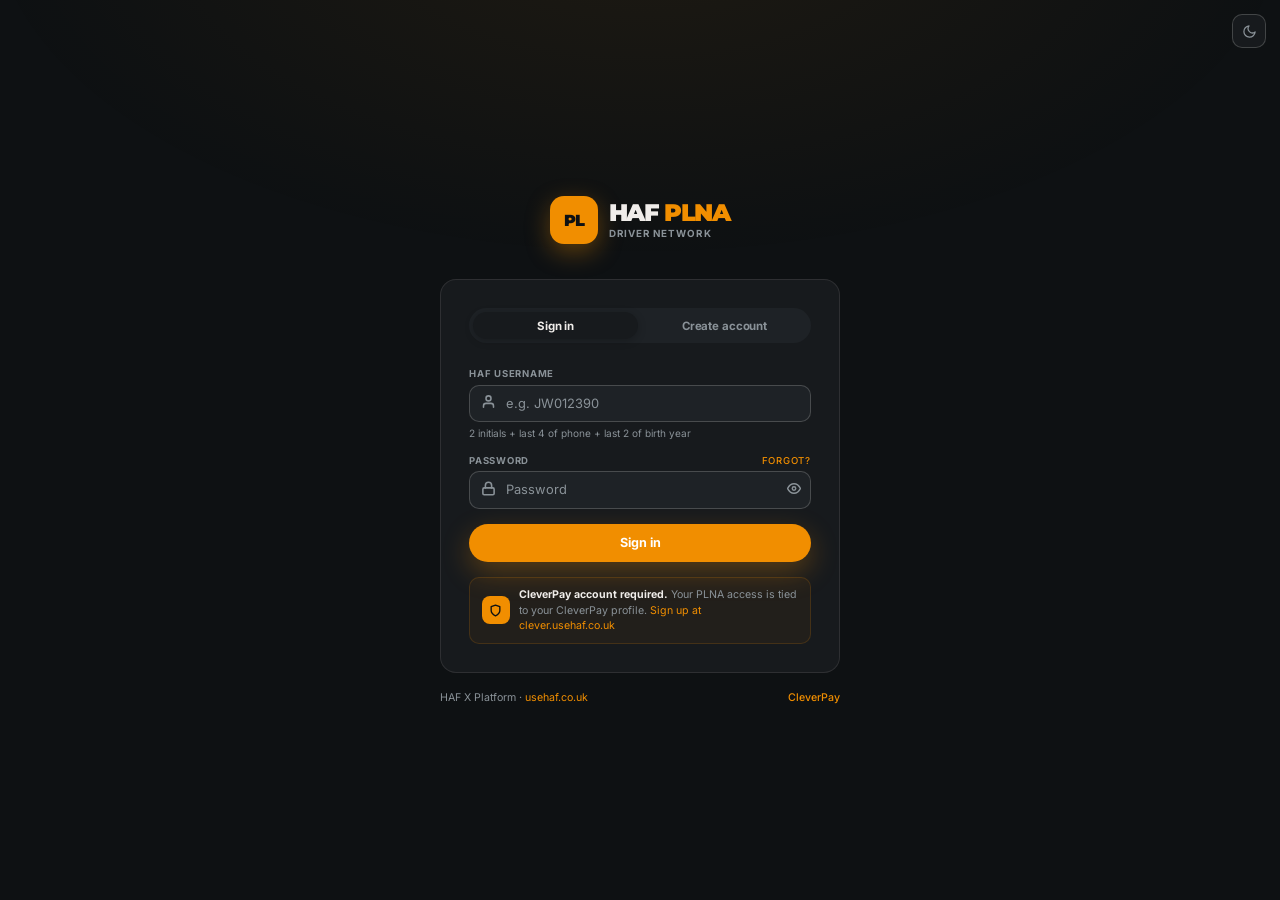
<file: index.html>
<!DOCTYPE html>
<html><head><meta charset="UTF-8"><meta http-equiv="refresh" content="0;url=login.html"><title>PLNA</title></head><body><script>window.location.replace('login.html');</script></body></html>
</file>
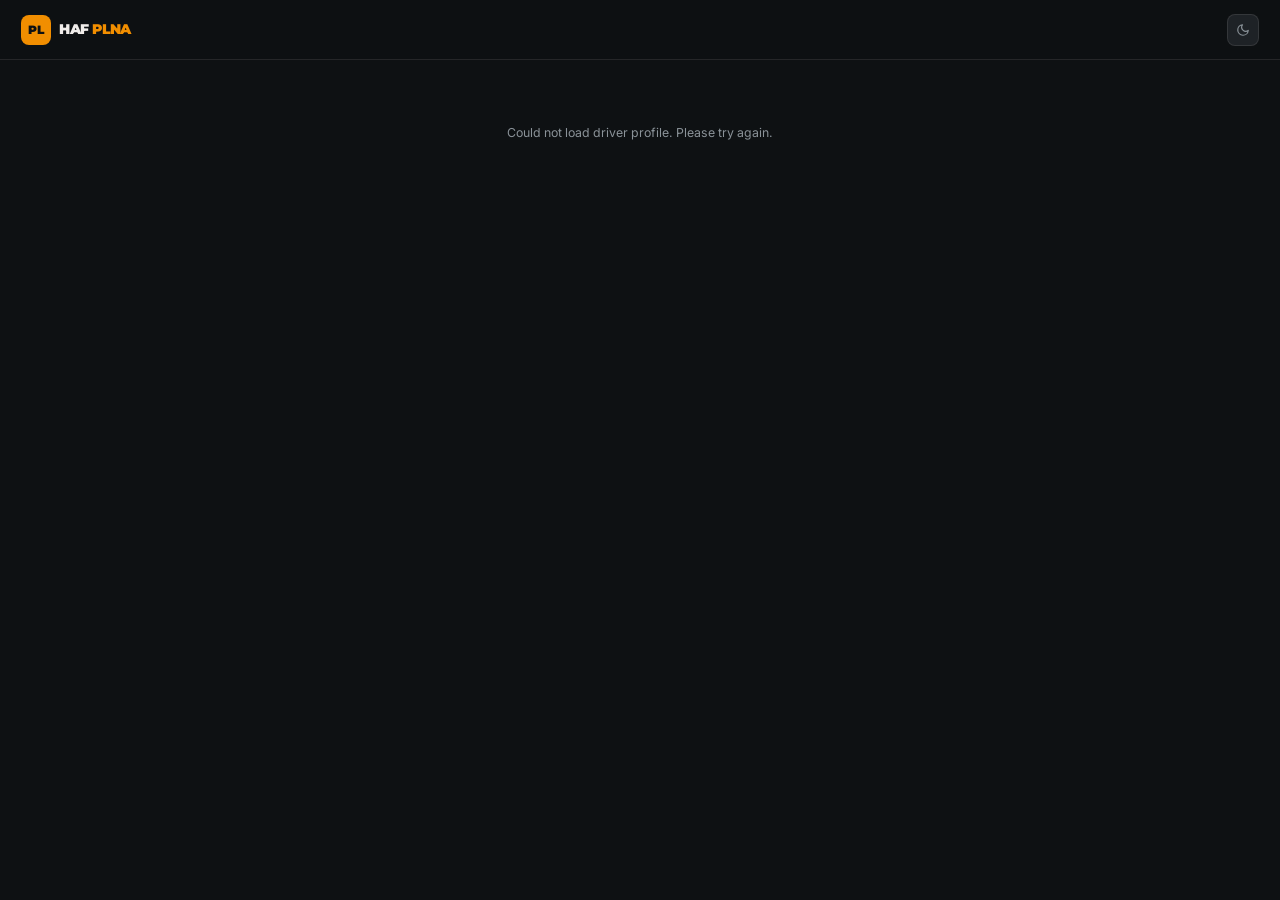
<file: book.html>
<!DOCTYPE html>
<html lang="en" data-theme="dark">
<head>
<meta charset="UTF-8">
<meta name="viewport" content="width=device-width, initial-scale=1.0">
<meta http-equiv="Cache-Control" content="no-cache, no-store, must-revalidate">
<meta http-equiv="Pragma" content="no-cache">
<meta http-equiv="Expires" content="0">
<title>Book a Driver — HAF PLNA</title>
<link rel="preconnect" href="https://fonts.googleapis.com">
<link rel="preconnect" href="https://fonts.gstatic.com" crossorigin>
<link href="https://fonts.googleapis.com/css2?family=Inter:wght@400;500;600;700&family=Montserrat:wght@700;800;900&display=swap" rel="stylesheet">
<style>
:root{--orange:#f18e00;--orange-2:#ffb347;--bg:#0e1113;--panel:#171a1d;--panel-2:#1e2226;--text:#f0edea;--muted:#8a9298;--line:rgba(240,237,234,.10);--line-strong:rgba(240,237,234,.20);--btn-shadow:0 10px 28px rgba(241,142,0,.30);--radius-sm:16px;--radius-xs:10px;--pill:999px;--font:"Inter","Avenir Next",Arial,sans-serif;--display:"Montserrat","Inter",Arial,sans-serif;}
[data-theme="light"]{--bg:#f4f2ef;--panel:#ffffff;--panel-2:#eceae6;--text:#1a1e22;--muted:#6b7580;--line:rgba(26,30,34,.10);--line-strong:rgba(26,30,34,.20);}
*,*::before,*::after{box-sizing:border-box;margin:0;padding:0}
html{font-size:14px;}
body{font-family:var(--font);background:var(--bg);color:var(--text);line-height:1.55;min-height:100vh;-webkit-font-smoothing:antialiased;-moz-osx-font-smoothing:grayscale;text-rendering:optimizeLegibility;font-feature-settings:"kern" 1,"liga" 1;}
a{color:var(--orange);text-decoration:none;}
input,select,textarea,button{font-family:inherit;font-size:inherit;color:inherit;border:none;outline:none;background:none;cursor:pointer;}

/* ── TOPBAR ── */
.topbar{display:flex;align-items:center;justify-content:space-between;padding:0 1.5rem;height:60px;background:rgba(14,17,19,.88);backdrop-filter:blur(16px);border-bottom:1px solid var(--line);position:sticky;top:0;z-index:10;}
[data-theme="light"] .topbar{background:rgba(244,242,239,.90);}
.topbar-logo{display:flex;align-items:center;gap:.6rem;}
.topbar-logo-mark{width:30px;height:30px;background:var(--orange);border-radius:8px;display:flex;align-items:center;justify-content:center;font-family:var(--display);font-weight:900;font-size:.88rem;color:#0e1113;letter-spacing:-.04em;}
.topbar-logo-text{font-family:var(--display);font-weight:900;font-size:1rem;letter-spacing:-.04em;}
.topbar-logo-text span{color:var(--orange);}
.icon-btn{width:32px;height:32px;border-radius:8px;background:var(--panel-2);border:1px solid var(--line);display:flex;align-items:center;justify-content:center;color:var(--muted);transition:color .14s;}
.icon-btn:hover{color:var(--text);}

.page{max-width:600px;margin:0 auto;padding:1.5rem 1.25rem 5rem;}

/* ── DRIVER HERO ── */
.driver-hero{background:var(--panel);border:1px solid var(--line);border-radius:var(--radius-sm);padding:1.5rem 1.4rem;margin-bottom:1.1rem;display:flex;align-items:center;gap:1.1rem;}
.driver-avatar{width:52px;height:52px;border-radius:50%;background:var(--orange);color:#0e1113;font-family:var(--display);font-weight:900;font-size:1.1rem;display:flex;align-items:center;justify-content:center;flex-shrink:0;letter-spacing:-.04em;box-shadow:0 6px 18px rgba(241,142,0,.30);}
.driver-name{font-family:var(--display);font-size:1.25rem;font-weight:900;letter-spacing:-.04em;color:var(--text);line-height:1;}
.driver-username{font-size:.72rem;font-weight:600;color:var(--muted);letter-spacing:.04em;margin-top:.25rem;}
.driver-bio{font-size:.82rem;color:var(--muted);margin-top:.5rem;line-height:1.5;}
.driver-badges{display:flex;gap:.4rem;flex-wrap:wrap;margin-top:.6rem;}
.chip{display:inline-flex;align-items:center;gap:.28rem;padding:.2rem .6rem;border-radius:var(--pill);font-size:.68rem;font-weight:700;letter-spacing:.04em;}
.chip::before{content:'';width:5px;height:5px;border-radius:50%;flex-shrink:0;}
.chip-ok{background:rgba(62,117,80,.13);color:#5db87a;border:1px solid rgba(62,117,80,.28);}
.chip-ok::before{background:#5db87a;}
.chip-info{background:rgba(91,155,213,.13);color:#7db3f5;border:1px solid rgba(91,155,213,.28);}
.chip-info::before{background:#7db3f5;}
.chip-orange{background:rgba(241,142,0,.12);color:var(--orange-2);border:1px solid rgba(241,142,0,.25);}
.chip-orange::before{background:var(--orange);}

/* ── PLAN BADGE ── */
.plan-badge-row{display:flex;align-items:center;gap:.4rem;margin-bottom:.9rem;font-size:.72rem;color:var(--muted);}
.plan-badge-row svg{flex-shrink:0;}

/* ── BOOKING COUNTER (Free only) ── */
.booking-counter{background:rgba(241,142,0,.06);border:1px solid rgba(241,142,0,.18);border-radius:var(--radius-xs);padding:.75rem 1rem;margin-bottom:1.1rem;display:flex;align-items:center;justify-content:space-between;gap:.75rem;flex-wrap:wrap;}
.counter-label{font-size:.76rem;color:var(--muted);}
.counter-label strong{color:var(--text);}
.counter-bar-wrap{display:flex;align-items:center;gap:.65rem;}
.counter-bar{width:100px;height:6px;border-radius:var(--pill);background:var(--panel-2);overflow:hidden;}
.counter-fill{height:100%;border-radius:var(--pill);background:var(--orange);transition:width .3s;}
.counter-num{font-family:var(--display);font-size:.9rem;font-weight:900;color:var(--orange);letter-spacing:-.04em;}

/* ── AVAIL STRIP ── */
.avail-strip{background:rgba(62,117,80,.07);border:1px solid rgba(62,117,80,.22);border-radius:var(--radius-xs);padding:.65rem 1rem;margin-bottom:1.1rem;display:flex;align-items:center;gap:.7rem;}
.avail-dot{width:8px;height:8px;border-radius:50%;background:#5db87a;animation:pulse-dot 1.6s ease infinite;flex-shrink:0;}
@keyframes pulse-dot{0%,100%{opacity:1}50%{opacity:.4}}
.avail-text{font-size:.82rem;font-weight:600;color:#5db87a;}
.avail-text span{color:var(--muted);font-weight:400;}

/* ── ANALYTICS (Pro only) ── */
.analytics-strip{display:grid;grid-template-columns:repeat(3,1fr);gap:.55rem;margin-bottom:1.1rem;}
.analytics-card{background:var(--panel);border:1px solid var(--line);border-radius:var(--radius-xs);padding:.75rem .85rem;text-align:center;}
.analytics-val{font-family:var(--display);font-size:1.25rem;font-weight:900;color:var(--orange);letter-spacing:-.04em;line-height:1;}
.analytics-label{font-size:.62rem;font-weight:700;letter-spacing:.06em;text-transform:uppercase;color:var(--muted);margin-top:.28rem;}

/* ── SERVICES ── */
.section-label{font-size:.68rem;font-weight:700;letter-spacing:.08em;text-transform:uppercase;color:var(--muted);margin-bottom:.6rem;}
.service-cards{display:flex;flex-direction:column;gap:.5rem;margin-bottom:1.1rem;}
.service-card{background:var(--panel);border:2px solid var(--line);border-radius:var(--radius-xs);padding:.82rem 1rem;display:flex;align-items:center;gap:.75rem;cursor:pointer;transition:border-color .14s,background .14s;}
.service-card:hover{background:var(--panel-2);border-color:rgba(241,142,0,.25);}
.service-card.selected{border-color:var(--orange);background:rgba(241,142,0,.05);}
.service-icon{width:36px;height:36px;border-radius:9px;background:rgba(241,142,0,.10);border:1px solid rgba(241,142,0,.20);display:flex;align-items:center;justify-content:center;color:var(--orange);flex-shrink:0;}
.service-name{font-size:.88rem;font-weight:700;color:var(--text);letter-spacing:-.01em;}
.service-desc{font-size:.74rem;color:var(--muted);margin-top:.06rem;}
.service-price{margin-left:auto;font-family:var(--display);font-size:.92rem;font-weight:900;color:var(--orange);letter-spacing:-.04em;flex-shrink:0;}

/* ── CALENDAR (Plus / Pro) ── */
.cal-section{background:var(--panel);border:1px solid var(--line);border-radius:var(--radius-sm);padding:1rem 1.1rem;margin-bottom:1.1rem;}
.cal-head{display:flex;align-items:center;justify-content:space-between;margin-bottom:.8rem;}
.cal-title{font-family:var(--display);font-size:.9rem;font-weight:800;letter-spacing:-.025em;color:var(--text);}
.cal-nav{display:flex;gap:.3rem;}
.cal-nav-btn{width:26px;height:26px;border-radius:50%;background:var(--panel-2);border:1px solid var(--line-strong);display:flex;align-items:center;justify-content:center;color:var(--muted);transition:color .14s;}
.cal-nav-btn:hover{color:var(--text);}
.cal-grid{display:grid;grid-template-columns:repeat(7,1fr);gap:.25rem;}
.cal-dname{text-align:center;font-size:.6rem;font-weight:700;letter-spacing:.05em;text-transform:uppercase;color:var(--muted);padding:.2rem 0;}
.cal-cell{height:38px;display:flex;align-items:center;justify-content:center;border-radius:8px;font-size:.78rem;font-weight:500;color:var(--muted);cursor:pointer;border:1px solid transparent;transition:all .12s;}
.cal-cell:hover{background:var(--panel-2);color:var(--text);}
.cal-cell.today{color:var(--orange);border-color:rgba(241,142,0,.35);background:rgba(241,142,0,.07);font-weight:700;}
.cal-cell.unavail{color:var(--muted);background:rgba(180,72,63,.07);border-color:rgba(180,72,63,.15);cursor:not-allowed;opacity:.6;}
.cal-cell.unavail:hover{background:rgba(180,72,63,.07);color:var(--muted);}
.cal-cell.selected{background:var(--orange);color:#fff !important;border-color:var(--orange);}
.cal-cell.empty{pointer-events:none;}
.cal-key{display:flex;gap:.75rem;margin-top:.65rem;font-size:.7rem;color:var(--muted);}
.cal-key-item{display:flex;align-items:center;gap:.3rem;}
.cal-key-dot{width:8px;height:8px;border-radius:2px;flex-shrink:0;}

/* ── UPGRADE NUDGE ── */
.upgrade-nudge{background:rgba(241,142,0,.06);border:1px solid rgba(241,142,0,.18);border-radius:var(--radius-xs);padding:.8rem 1rem;margin-bottom:1.1rem;display:flex;align-items:center;gap:.75rem;}
.upgrade-nudge-icon{width:32px;height:32px;border-radius:8px;background:rgba(241,142,0,.12);border:1px solid rgba(241,142,0,.22);display:flex;align-items:center;justify-content:center;color:var(--orange);flex-shrink:0;}
.upgrade-nudge-text{flex:1;font-size:.78rem;color:var(--muted);line-height:1.5;}
.upgrade-nudge-text strong{color:var(--text);}
.btn-nudge{display:inline-flex;align-items:center;gap:.35rem;padding:.38rem .85rem;border-radius:var(--pill);font-size:.76rem;font-weight:700;background:var(--orange);color:#fff;box-shadow:var(--btn-shadow);transition:opacity .15s;white-space:nowrap;flex-shrink:0;}
.btn-nudge:hover{opacity:.88;}

/* ── FORM ── */
.booking-form{background:var(--panel);border:1px solid var(--line);border-radius:var(--radius-sm);padding:1.2rem;margin-bottom:1.1rem;}
.booking-form-title{font-family:var(--display);font-size:.9rem;font-weight:800;letter-spacing:-.025em;color:var(--text);margin-bottom:1rem;}
.form-group{margin-bottom:.9rem;}
.form-label{font-size:.67rem;font-weight:700;letter-spacing:.08em;text-transform:uppercase;color:var(--muted);margin-bottom:.35rem;display:block;}
.form-input,.form-select,.form-textarea{width:100%;background:var(--panel-2);border:1px solid var(--line-strong);border-radius:var(--radius-xs);padding:.58rem .9rem;font-size:.88rem;color:var(--text);transition:border-color .15s,box-shadow .15s;}
.form-input::placeholder,.form-textarea::placeholder{color:var(--muted);font-weight:400;}
.form-input:focus,.form-select:focus,.form-textarea:focus{border-color:rgba(241,142,0,.55);box-shadow:0 0 0 3px rgba(241,142,0,.10);outline:none;}
.form-textarea{resize:vertical;min-height:80px;line-height:1.55;}
.form-row{display:grid;grid-template-columns:1fr 1fr;gap:.6rem;}
option{background:var(--panel);}

/* ── SUBMIT ── */
.btn-submit{width:100%;padding:.88rem 1rem;border-radius:var(--pill);font-size:.9rem;font-weight:800;letter-spacing:-.01em;background:var(--orange);color:#fff;box-shadow:var(--btn-shadow);transition:opacity .15s,transform .1s;}
.btn-submit:hover{opacity:.88;}
.btn-submit:active{transform:scale(.97);}
.submit-note{font-size:.72rem;color:var(--muted);text-align:center;margin-top:.65rem;line-height:1.5;}

/* ── SUCCESS ── */
.success-screen{text-align:center;padding:2.5rem 1rem;}
.success-icon{width:60px;height:60px;border-radius:50%;background:rgba(62,117,80,.15);border:2px solid rgba(62,117,80,.35);display:flex;align-items:center;justify-content:center;margin:0 auto 1.2rem;color:#5db87a;}
.success-title{font-family:var(--display);font-size:1.35rem;font-weight:900;letter-spacing:-.04em;color:var(--text);margin-bottom:.45rem;}
.success-sub{font-size:.86rem;color:var(--muted);line-height:1.6;max-width:340px;margin:0 auto 1.25rem;}
.success-ref{display:inline-block;background:var(--panel-2);border:1px solid var(--line-strong);border-radius:var(--radius-xs);padding:.42rem .95rem;font-family:var(--display);font-size:.88rem;font-weight:800;color:var(--orange);letter-spacing:.04em;margin-bottom:1.25rem;}

/* ── BLOCKED (Basic gated) ── */
.blocked-screen{text-align:center;padding:3rem 1rem 5rem;}

/* ── FOOTER ── */
.page-footer{text-align:center;font-size:.7rem;color:var(--muted);padding-top:.5rem;}
.hide-branding .page-footer{display:none;}

@media(max-width:480px){.form-row{grid-template-columns:1fr;}.driver-hero{flex-direction:column;text-align:center;}.driver-badges{justify-content:center;}.analytics-strip{grid-template-columns:1fr 1fr;}}
</style>
</head>
<body>

<header class="topbar">
  <div class="topbar-logo">
    <div class="topbar-logo-mark">PL</div>
    <div class="topbar-logo-text">HAF <span>PLNA</span></div>
  </div>
  <button class="icon-btn" onclick="toggleTheme()">
    <svg id="themeIcon" width="14" height="14" viewBox="0 0 24 24" fill="none" stroke="currentColor" stroke-width="2" stroke-linecap="round" stroke-linejoin="round"><path d="M21 12.79A9 9 0 1 1 11.21 3 7 7 0 0 0 21 12.79z"/></svg>
  </button>
</header>

<div class="page" id="mainPage">
  <!-- Rendered by JS based on plan tier -->
</div>

<div class="page" id="successPage" style="display:none">
  <div class="success-screen">
    <div class="success-icon">
      <svg width="26" height="26" viewBox="0 0 24 24" fill="none" stroke="currentColor" stroke-width="2.5" stroke-linecap="round" stroke-linejoin="round"><polyline points="20 6 9 17 4 12"/></svg>
    </div>
    <div class="success-title">Request sent</div>
    <p class="success-sub">Your booking request has been sent to <strong id="confirmDriverName">James Wilson</strong>. They'll be in touch to confirm and quote.</p>
    <div class="success-ref" id="confirmRef">REF-000000</div>
    <p id="confirmNote" style="font-size:.78rem;color:var(--muted);margin-bottom:1.25rem;line-height:1.5"></p>
    <a href="#" onclick="location.reload()" style="font-size:.84rem;font-weight:600;color:var(--orange)">Make another booking</a>
  </div>
  <div class="page-footer">Powered by <a href="https://usehaf.co.uk" target="_blank">HAF PLNA</a></div>
</div>

<script>
/* ── THEME ── */
const MOON=`<path d="M21 12.79A9 9 0 1 1 11.21 3 7 7 0 0 0 21 12.79z"/>`;
const SUN=`<circle cx="12" cy="12" r="5"/><line x1="12" y1="1" x2="12" y2="3"/><line x1="12" y1="21" x2="12" y2="23"/><line x1="4.22" y1="4.22" x2="5.64" y2="5.64"/><line x1="18.36" y1="18.36" x2="19.78" y2="19.78"/><line x1="1" y1="12" x2="3" y2="12"/><line x1="21" y1="12" x2="23" y2="12"/><line x1="4.22" y1="19.78" x2="5.64" y2="18.36"/><line x1="18.36" y1="5.64" x2="19.78" y2="4.22"/>`;
const saved=localStorage.getItem('plna-theme')||'dark';
document.documentElement.dataset.theme=saved;
document.getElementById('themeIcon').innerHTML=saved==='dark'?MOON:SUN;
function toggleTheme(){const n=document.documentElement.dataset.theme==='dark'?'light':'dark';document.documentElement.dataset.theme=n;localStorage.setItem('plna-theme',n);document.getElementById('themeIcon').innerHTML=n==='dark'?MOON:SUN;}

/* ── SUPABASE ── */
const SUPA_URL='https://ggkpqqrtxtlafdkxcaqg.supabase.co';
const SUPA_KEY='eyJhbGciOiJIUzI1NiIsInR5cCI6IkpXVCJ9.eyJpc3MiOiJzdXBhYmFzZSIsInJlZiI6Imdna3BxcXJ0eHRsYWZka3hjYXFnIiwicm9sZSI6ImFub24iLCJpYXQiOjE3ODIxOTM2NjAsImV4cCI6MjA5Nzc2OTY2MH0.hB70KOYZu4dshwhsrxF_dFyBn0n72gStWTwxYGsLdgY';

/* ── PLAN CONFIG ── */
const PLANS={
  basic:{label:'PLNA Lite',chipCls:'chip-info',cap:10,services:1,calendar:false,bio:false,analytics:false,whatsapp:false,brandable:false},
  plus: {label:'PLNA Plus',chipCls:'chip-orange',cap:50,services:4,calendar:true,bio:true,analytics:false,whatsapp:true,brandable:false},
  pro:  {label:'PLNA Pro', chipCls:'chip-ok',  cap:null,services:4,calendar:true,bio:true,analytics:true,whatsapp:true,brandable:true},
};

const params=new URLSearchParams(location.search);
const driverKey=(params.get('driver')||'JW012390').toUpperCase();

/* ── LOAD DRIVER FROM SUPABASE, THEN BUILD PAGE ── */
let D,P;
document.getElementById('mainPage').innerHTML='<div style="padding:3rem 1rem;text-align:center;color:var(--muted);font-size:.88rem">Loading driver profile…</div>';
fetch(`${SUPA_URL}/rest/v1/plna_drivers?haf_username=eq.${encodeURIComponent(driverKey)}&select=*`,{headers:{'apikey':SUPA_KEY,'Authorization':'Bearer '+SUPA_KEY}})
  .then(r=>r.json())
  .then(data=>{
    if(!Array.isArray(data)||!data.length){
      document.getElementById('mainPage').innerHTML='<div style="padding:3rem 1rem;text-align:center"><div style="font-size:1.1rem;font-weight:700;color:var(--text);margin-bottom:.5rem">Driver not found</div><p style="font-size:.84rem;color:var(--muted)">This booking link may be incorrect or the driver is not yet active.</p><a href="https://usehaf.co.uk" style="display:inline-block;margin-top:1.25rem;font-size:.82rem;font-weight:600;color:var(--orange)">Find a HAF driver →</a></div>';
      return;
    }
    const row=data[0];
    D={name:row.full_name,initials:row.initials,city:row.city,plan:row.plan,bio:row.bio,whatsapp:row.has_whatsapp,confirmedThisMonth:row.confirmed_this_month,cancelledThisMonth:row.cancelled_this_month,pageViews:row.page_views,convRate:row.conv_rate};
    P=PLANS[D.plan]||PLANS.basic;
    document.getElementById('confirmDriverName').textContent=D.name;
    document.title='Book '+D.name+' — HAF PLNA';
    buildPage();
  })
  .catch(()=>{
    document.getElementById('mainPage').innerHTML='<div style="padding:3rem 1rem;text-align:center;color:var(--muted);font-size:.88rem">Could not load driver profile. Please try again.</div>';
  });

/* ── CAP CHECK ── */
// Cancelled bookings don't count — only confirmed against the cap
const confirmedUsed=D.confirmedThisMonth||0;
const capHit=P.cap!==null&&confirmedUsed>=P.cap;

/* ── SERVICE ICONS (keyed by id) ── */
const SVC_ICONS={
  'same-day':`<polygon points="3 11 22 2 13 21 11 13 3 11"/>`,
  'multi':   `<polyline points="22 12 18 12 15 21 9 3 6 12 2 12"/>`,
  'man-van': `<rect x="1" y="3" width="15" height="13"/><polygon points="16 8 20 8 23 11 23 16 16 16 16 8"/><circle cx="5.5" cy="18.5" r="2.5"/><circle cx="18.5" cy="18.5" r="2.5"/>`,
  'pallet':  `<path d="M21 16V8a2 2 0 0 0-1-1.73l-7-4a2 2 0 0 0-2 0l-7 4A2 2 0 0 0 3 8v8a2 2 0 0 0 1 1.73l7 4a2 2 0 0 0 2 0l7-4A2 2 0 0 0 21 16z"/>`,
};
const SVC_SEED=[
  {id:'same-day',name:'Same-day delivery',desc:'Collect and deliver within hours · full or half van',price:'From £45',enabled:true},
  {id:'multi',   name:'Multi-stop route', desc:'Up to 8 stops · optimised order',                 price:'From £75', enabled:true},
  {id:'man-van', name:'Man & van',        desc:'House moves · furniture · heavy items',           price:'From £90', enabled:false},
  {id:'pallet',  name:'Pallet / luton',   desc:'Tail lift available · pallet network',            price:'From £110',enabled:false},
];
// Read driver's saved services from localStorage (written by their dashboard Settings tab)
// In production: fetched from HAF Supabase plna_driver_services table
function getDriverServices(){
  try{
    const raw=localStorage.getItem('plna-services-'+driverKey);
    if(raw){
      const saved=JSON.parse(raw);
      // Merge with seed icons (icons are UI-only, not stored in DB)
      return saved.map(s=>({...s,icon:SVC_ICONS[s.id]||''}));
    }
  }catch(e){}
  return SVC_SEED.map(s=>({...s,icon:SVC_ICONS[s.id]||''}));
}
// Get full list (for icon lookup) and enabled subset
const ALL_SERVICES_FULL=getDriverServices();
// Respect plan cap on number of visible services AND driver's own enabled toggle
const ALL_SERVICES=ALL_SERVICES_FULL.filter(s=>s.enabled).slice(0,P.services);

/* ── BUILD PAGE ── */
function buildPage(){
  const mp=document.getElementById('mainPage');

  // Cap completely hit → show blocked state for basic
  if(capHit&&D.plan==='basic'){
    mp.innerHTML=`
      <div class="blocked-screen">
        <div style="width:52px;height:52px;border-radius:50%;background:rgba(241,142,0,.12);border:2px solid rgba(241,142,0,.22);display:flex;align-items:center;justify-content:center;margin:0 auto 1.1rem;color:var(--orange);">
          <svg width="22" height="22" viewBox="0 0 24 24" fill="none" stroke="currentColor" stroke-width="2.5" stroke-linecap="round" stroke-linejoin="round"><rect x="3" y="11" width="18" height="11" rx="2" ry="2"/><path d="M7 11V7a5 5 0 0 1 10 0v4"/></svg>
        </div>
        <div style="font-family:var(--display);font-size:1.2rem;font-weight:900;letter-spacing:-.04em;color:var(--text);margin-bottom:.5rem">${D.name}</div>
        <p style="font-size:.86rem;color:var(--muted);line-height:1.6;max-width:300px;margin:0 auto 1.25rem">
          This driver has reached their 10 confirmed bookings for this month on the free plan. Try again next month or contact them directly.
        </p>
        <a href="https://usehaf.co.uk" style="font-size:.82rem;font-weight:600;color:var(--orange)">Find another PLNA driver →</a>
      </div>`;
    return;
  }

  let html='';

  // ── Driver hero
  html+=`<div class="driver-hero">
    <div class="driver-avatar">${D.initials}</div>
    <div>
      <div class="driver-name">${D.name}</div>
      <div class="driver-username">HAF · ${driverKey}${D.city?' · '+D.city:''}</div>
      ${P.bio&&D.bio?`<div class="driver-bio">${D.bio}</div>`:''}
      <div class="driver-badges">
        <span class="chip chip-ok">Clever Checked</span>
        <span class="chip chip-info">Full Van</span>
        <span class="chip ${P.chipCls}">${P.label}</span>
      </div>
    </div>
  </div>`;

  // ── Plan verification badge
  html+=`<div class="plan-badge-row">
    <svg width="12" height="12" viewBox="0 0 24 24" fill="none" stroke="currentColor" stroke-width="2.5" stroke-linecap="round" stroke-linejoin="round" style="color:var(--orange)"><path d="M12 22s8-4 8-10V5l-8-3-8 3v7c0 6 8 10 8 10z"/></svg>
    <span>${P.label} member · CleverPay verified · bookings enabled</span>
  </div>`;

  // ── Analytics strip (Pro only)
  if(P.analytics){
    html+=`<div class="analytics-strip">
      <div class="analytics-card"><div class="analytics-val">${D.pageViews||0}</div><div class="analytics-label">Page views</div></div>
      <div class="analytics-card"><div class="analytics-val">${D.convRate||0}%</div><div class="analytics-label">Conversion</div></div>
      <div class="analytics-card"><div class="analytics-val">∞</div><div class="analytics-label">Bookings / mo</div></div>
    </div>`;
  }

  // ── Confirmed booking counter (Basic / Plus)
  if(P.cap!==null){
    const pct=Math.min(confirmedUsed/P.cap*100,100);
    const remaining=P.cap-confirmedUsed;
    html+=`<div class="booking-counter">
      <div class="counter-label"><strong>${remaining}</strong> of ${P.cap} confirmed bookings remaining this month</div>
      <div class="counter-bar-wrap">
        <div class="counter-bar"><div class="counter-fill" style="width:${pct}%"></div></div>
        <div class="counter-num">${confirmedUsed}/${P.cap}</div>
      </div>
    </div>`;
  }

  // ── Availability
  html+=`<div class="avail-strip">
    <div class="avail-dot"></div>
    <div class="avail-text">Available for bookings <span>· ${P.whatsapp?'responds within 1 hour via WhatsApp':'responds within 24 hours'}</span></div>
  </div>`;

  // ── Services (ALL_SERVICES is already filtered by driver toggle + plan cap)
  const noServices=ALL_SERVICES.length===0;
  html+=`<div class="section-label">Services offered</div>
  <div class="service-cards" id="serviceCards">
    ${noServices
      ? `<div style="padding:.9rem 1rem;font-size:.82rem;color:var(--muted)">This driver hasn't listed any services yet.</div>`
      : ALL_SERVICES.map((s,i)=>`
        <div class="service-card${i===0?' selected':''}" onclick="selectService(this,'${s.id}')">
          <div class="service-icon"><svg width="17" height="17" viewBox="0 0 24 24" fill="none" stroke="currentColor" stroke-width="2.5" stroke-linecap="round" stroke-linejoin="round">${s.icon}</svg></div>
          <div><div class="service-name">${s.name}</div><div class="service-desc">${s.desc}</div></div>
          <div class="service-price">${s.price}</div>
        </div>`).join('')}
  </div>`;

  // ── Upgrade nudge for Basic (show locked services teaser)
  if(D.plan==='basic'){
    html+=`<div class="upgrade-nudge">
      <div class="upgrade-nudge-icon"><svg width="15" height="15" viewBox="0 0 24 24" fill="none" stroke="currentColor" stroke-width="2.5" stroke-linecap="round" stroke-linejoin="round"><path d="M12 22s8-4 8-10V5l-8-3-8 3v7c0 6 8 10 8 10z"/></svg></div>
      <div class="upgrade-nudge-text"><strong>More services available on PLNA Plus.</strong> Multi-stop, man & van, and pallet runs unlock at £10/mo — plus a live availability calendar for your customers.</div>
      <a href="https://clever.usehaf.co.uk" class="btn-nudge">Upgrade</a>
    </div>`;
  }

  // ── Availability calendar (Plus / Pro only)
  if(P.calendar){
    html+=`<div class="cal-section">
      <div class="cal-head">
        <div class="cal-title" id="calTitle">July 2026</div>
        <div class="cal-nav">
          <button class="cal-nav-btn" onclick="calShift(-1)"><svg width="11" height="11" viewBox="0 0 24 24" fill="none" stroke="currentColor" stroke-width="2.5"><path d="m15 18-6-6 6-6"/></svg></button>
          <button class="cal-nav-btn" onclick="calShift(1)"><svg width="11" height="11" viewBox="0 0 24 24" fill="none" stroke="currentColor" stroke-width="2.5"><path d="m9 18 6-6-6-6"/></svg></button>
        </div>
      </div>
      <div class="cal-grid" id="calGrid"></div>
      <div class="cal-key">
        <div class="cal-key-item"><div class="cal-key-dot" style="background:var(--orange)"></div>Today</div>
        <div class="cal-key-item"><div class="cal-key-dot" style="background:#5db87a"></div>Available</div>
        <div class="cal-key-item"><div class="cal-key-dot" style="background:rgba(180,72,63,.5)"></div>Unavailable</div>
      </div>
    </div>`;
  } else {
    // Basic: show a simple date preference field
    html+=`<div class="booking-form" style="padding:1rem 1.1rem;margin-bottom:1.1rem;">
      <div class="section-label" style="margin-bottom:.5rem">Preferred date</div>
      <input class="form-input" type="date" id="basicDate" min="${new Date().toISOString().split('T')[0]}">
      <div style="font-size:.72rem;color:var(--muted);margin-top:.45rem">The driver will confirm availability when they respond.</div>
    </div>`;
  }

  // ── Booking form
  html+=`<div class="booking-form">
    <div class="booking-form-title">Your details</div>
    <div class="form-row">
      <div class="form-group"><label class="form-label">First name</label><input class="form-input" type="text" id="bkFirst" placeholder="First name"></div>
      <div class="form-group"><label class="form-label">Last name</label><input class="form-input" type="text" id="bkLast" placeholder="Last name"></div>
    </div>
    <div class="form-group"><label class="form-label">Phone number</label><input class="form-input" type="tel" id="bkPhone" placeholder="+44 7800 000000"></div>
    <div class="form-group"><label class="form-label">Email address</label><input class="form-input" type="email" id="bkEmail" placeholder="your@email.com"></div>
    <div class="form-row">
      <div class="form-group"><label class="form-label">Collection postcode</label><input class="form-input" type="text" id="bkFrom" placeholder="From" style="text-transform:uppercase" oninput="this.value=this.value.toUpperCase()"></div>
      <div class="form-group"><label class="form-label">Delivery postcode</label><input class="form-input" type="text" id="bkTo" placeholder="To" style="text-transform:uppercase" oninput="this.value=this.value.toUpperCase()"></div>
    </div>
    ${P.calendar?`
    <div class="form-row">
      <div class="form-group"><label class="form-label">Preferred time</label>
        <select class="form-select" id="bkTime">
          <option value="">Select time</option>
          <option>08:00 – 10:00</option><option>10:00 – 12:00</option>
          <option>12:00 – 14:00</option><option>14:00 – 16:00</option>
          <option>16:00 – 18:00</option><option>Flexible</option>
        </select>
      </div>
      <div class="form-group"><label class="form-label">Van size</label>
        <select class="form-select" id="bkVan">
          <option value="">Any</option><option>Small box van</option>
          <option>Half van</option><option>Full van</option><option>Luton / pallet</option>
        </select>
      </div>
    </div>`:''}
    <div class="form-group"><label class="form-label">Notes</label><textarea class="form-textarea" id="bkNotes" placeholder="Stairs, heavy items, access info, anything the driver should know…"></textarea></div>
    <button class="btn-submit" onclick="submitBooking()">Send booking request</button>
    <p class="submit-note">${P.whatsapp
      ?'The driver will confirm via WhatsApp within 1 hour. No payment is taken now.'
      :'The driver will review your request and respond within 24 hours. No payment is taken now.'}</p>
  </div>`;

  // ── Footer
  html+=`<div class="page-footer${P.brandable&&D.hideBranding?' hide-branding':''}">Powered by <a href="https://usehaf.co.uk" target="_blank">HAF PLNA</a> · <a href="https://clever.usehaf.co.uk" target="_blank">CleverPay verified</a></div>`;

  mp.innerHTML=html;

  if(P.calendar) initCal();
}

/* ── SERVICES ── */
function selectService(el,id){document.querySelectorAll('.service-card').forEach(c=>c.classList.remove('selected'));el.classList.add('selected');}

/* ── CALENDAR ── */
const MN=['January','February','March','April','May','June','July','August','September','October','November','December'];
let bY=2026,bM=6,bSel=null;
const UNAVAIL=[1,3,4,8,15,22];
function initCal(){renderCal();}
function renderCal(){
  const title=document.getElementById('calTitle');
  const grid=document.getElementById('calGrid');
  if(!title||!grid) return;
  title.textContent=MN[bM]+' '+bY;
  const first=new Date(bY,bM,1).getDay(),blanks=first===0?6:first-1,days=new Date(bY,bM+1,0).getDate();
  let html=['Mon','Tue','Wed','Thu','Fri','Sat','Sun'].map(d=>`<div class="cal-dname">${d[0]}</div>`).join('');
  for(let i=0;i<blanks;i++) html+=`<div class="cal-cell empty"></div>`;
  for(let d=1;d<=days;d++){
    const isTod=d===7&&bM===6&&bY===2026,isUn=UNAVAIL.includes(d),isSel=d===bSel;
    let cls='cal-cell';
    if(isUn) cls+=' unavail';
    else if(isSel) cls+=' selected';
    else if(isTod) cls+=' today';
    html+=`<div class="${cls}"${isUn?'':` onclick="pickDay(${d})"`}>${d}</div>`;
  }
  grid.innerHTML=html;
}
function calShift(d){bM+=d;if(bM>11){bM=0;bY++;}if(bM<0){bM=11;bY--;}bSel=null;renderCal();}
function pickDay(d){bSel=d;renderCal();}

/* ── SUBMIT ── */
async function submitBooking(){
  const first=document.getElementById('bkFirst')?.value.trim();
  const last=document.getElementById('bkLast')?.value.trim();
  const phone=document.getElementById('bkPhone')?.value.trim();
  const from=document.getElementById('bkFrom')?.value.trim();
  const to=document.getElementById('bkTo')?.value.trim();
  if(!first||!last||!phone||!from||!to){alert('Please fill in your name, phone number, and both postcodes.');return;}
  if(P.calendar&&!bSel){alert('Please select a date from the calendar.');return;}
  const submitBtn=document.querySelector('[onclick*="submitBooking"]');
  if(submitBtn){submitBtn.textContent='Sending…';submitBtn.disabled=true;}
  const ref='REF-'+Math.floor(100000+Math.random()*900000);
  try{
    await fetch(`${SUPA_URL}/rest/v1/plna_bookings`,{
      method:'POST',
      headers:{'apikey':SUPA_KEY,'Authorization':'Bearer '+SUPA_KEY,'Content-Type':'application/json','Prefer':'return=minimal'},
      body:JSON.stringify({ref,driver_username:driverKey,customer_first:first,customer_last:last,customer_phone:phone,from_postcode:from,to_postcode:to,preferred_date:bSel||null,notes:''})
    });
  }catch(e){console.error('Booking save failed:',e);}
  document.getElementById('confirmRef').textContent=ref;
  document.getElementById('confirmNote').textContent=P.whatsapp
    ?'Check your WhatsApp — the driver will confirm within 1 hour.'
    :'The driver will review and respond within 24 hours.';
  document.getElementById('mainPage').style.display='none';
  document.getElementById('successPage').style.display='block';
  window.scrollTo(0,0);
}

</script>
</body>
</html>
</file>
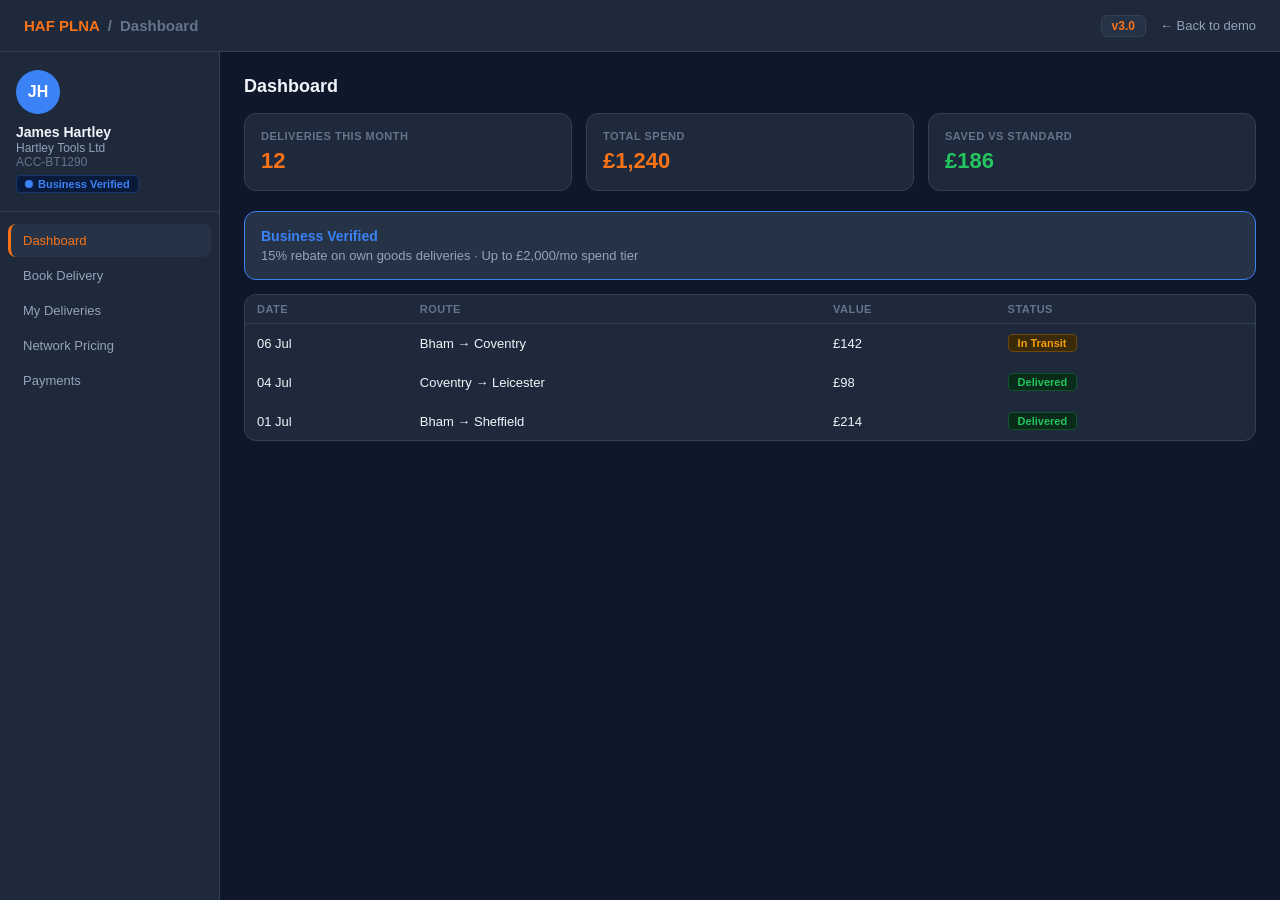
<file: business.html>
<!DOCTYPE html><html lang="en"><head><meta charset="UTF-8"><meta name="viewport" content="width=device-width,initial-scale=1"><title>PLNA — Business Dashboard</title><style>
*{margin:0;padding:0;box-sizing:border-box}
:root{--bg:#0F172A;--panel:#1E293B;--panel2:#263347;--line:#334155;--orange:#F97316;--green:#22C55E;--red:#EF4444;--amber:#F59E0B;--blue:#3B82F6;--purple:#8B5CF6;--text:#F1F5F9;--muted:#94A3B8;--sub:#64748B;--r:12px}
body{background:var(--bg);color:var(--text);font-family:-apple-system,BlinkMacSystemFont,'Inter','Segoe UI',sans-serif;display:flex;flex-direction:column;height:100vh;overflow:hidden}
.topbar{background:var(--panel);border-bottom:1px solid var(--line);padding:0 24px;height:52px;display:flex;align-items:center;justify-content:space-between;flex-shrink:0}
.topbar-left{display:flex;align-items:center;gap:8px;font-weight:700;font-size:15px}
.topbar-left span{color:var(--sub)}.topbar-left b{color:var(--orange)}
.topbar-right{display:flex;align-items:center;gap:14px}
.vchip{background:var(--panel2);color:var(--orange);border:1px solid var(--line);border-radius:6px;padding:3px 10px;font-size:12px;font-weight:700}
.back{color:var(--muted);font-size:13px;text-decoration:none}.back:hover{color:var(--orange)}
.layout{display:flex;flex:1;overflow:hidden}
.sidebar{width:220px;background:var(--panel);border-right:1px solid var(--line);display:flex;flex-direction:column;flex-shrink:0}
.acct-box{padding:18px 16px;border-bottom:1px solid var(--line)}
.avatar{width:44px;height:44px;border-radius:50%;background:var(--blue);display:flex;align-items:center;justify-content:center;font-weight:800;font-size:16px;color:#fff;margin-bottom:10px}
.acct-name{font-weight:700;font-size:14px}.acct-company{color:var(--muted);font-size:12px;margin-top:1px}.acct-id{color:var(--sub);font-size:12px}
.badge{display:inline-block;background:#0a1a3a;color:var(--blue);border:1px solid #3b82f644;border-radius:5px;padding:2px 8px;font-size:11px;font-weight:700;margin-top:6px}
.dot{display:inline-block;width:8px;height:8px;border-radius:50%;background:var(--blue);margin-right:5px}
.nav{padding:12px 8px}
.nb{width:100%;background:none;border:none;color:var(--muted);text-align:left;padding:9px 12px;border-radius:8px;font-size:13px;font-weight:500;cursor:pointer;border-left:3px solid transparent;margin-bottom:2px}
.nb:hover{background:var(--panel2);color:var(--text)}.nb.active{border-left-color:var(--orange);color:var(--orange);background:var(--panel2)}
.main{flex:1;overflow-y:auto;padding:24px}
.panel{display:none}.panel.active{display:block}
h2{font-size:18px;font-weight:700;margin-bottom:16px}
.card{background:var(--panel);border:1px solid var(--line);border-radius:var(--r);padding:18px;margin-bottom:14px}
.stat-row{display:flex;gap:14px;margin-bottom:20px}
.stat-card{background:var(--panel);border:1px solid var(--line);border-radius:var(--r);padding:16px;flex:1}
.stat-card label{font-size:11px;color:var(--sub);display:block;margin-bottom:6px;text-transform:uppercase;letter-spacing:.5px;font-weight:600}
.stat-card .val{font-size:22px;font-weight:800;color:var(--orange)}
.status-chip{display:inline-block;border-radius:5px;padding:2px 9px;font-size:11px;font-weight:700}
.s-green{background:#0a2a1a;color:var(--green);border:1px solid #22c55e44}
.s-amber{background:#3a2a0a;color:var(--amber);border:1px solid #f59e0b44}
.s-blue{background:#0a1a3a;color:var(--blue);border:1px solid #3b82f644}
table{width:100%;border-collapse:collapse;font-size:13px}
th{text-align:left;color:var(--sub);font-size:11px;font-weight:700;letter-spacing:.5px;text-transform:uppercase;padding:8px 12px;border-bottom:1px solid var(--line)}
td{padding:10px 12px;border-bottom:1px solid #1e293b88;color:var(--text)}
tr:last-child td{border-bottom:none}
.tier-card{background:var(--panel2);border:1px solid var(--blue);border-radius:var(--r);padding:16px;margin-bottom:14px}
.tier-title{font-size:14px;font-weight:700;color:var(--blue);margin-bottom:4px}
.tier-desc{font-size:13px;color:var(--muted)}
label.fl{display:block;font-size:12px;font-weight:600;color:var(--sub);margin-bottom:5px;margin-top:12px;text-transform:uppercase;letter-spacing:.4px}
label.fl:first-child{margin-top:0}
input,select{width:100%;background:var(--panel2);border:1px solid var(--line);border-radius:8px;color:var(--text);padding:9px 12px;font-size:13px;outline:none}
input:focus,select:focus{border-color:var(--orange)}
.btn{background:var(--orange);color:#fff;border:none;border-radius:8px;padding:10px 20px;font-size:14px;font-weight:700;cursor:pointer;margin-top:14px}
.btn:hover{background:#EA6C0A}
.quote-card{background:var(--panel2);border:1px solid var(--orange);border-radius:var(--r);padding:16px;margin-top:14px}
.quote-price{font-size:28px;font-weight:800;color:var(--orange)}
.quote-note{font-size:12px;color:var(--muted);margin-top:4px;margin-bottom:12px}
.btn-sm{background:var(--orange);color:#fff;border:none;border-radius:6px;padding:7px 16px;font-size:12px;font-weight:700;cursor:pointer}
.rate-row{display:flex;justify-content:space-between;padding:8px 0;border-bottom:1px solid var(--line);font-size:13px}
.rate-row:last-child{border-bottom:none}
.rate-label{color:var(--muted)}.rate-val{font-weight:700}
.next-tier{background:var(--panel2);border:1px solid var(--line);border-radius:8px;padding:12px;margin-top:14px;font-size:13px;color:var(--muted)}
.next-tier b{color:var(--text)}
</style></head><body>
<div class="topbar">
<div class="topbar-left"><b>HAF PLNA</b><span>/</span><span id="tabtitle">Dashboard</span></div>
<div class="topbar-right"><span class="vchip">v3.0</span><a class="back" href="index.html">← Back to demo</a></div>
</div>
<div class="layout">
<div class="sidebar">
<div class="acct-box">
<div class="avatar">JH</div>
<div class="acct-name">James Hartley</div>
<div class="acct-company">Hartley Tools Ltd</div>
<div class="acct-id">ACC-BT1290</div>
 <div class="badge"><span class="dot"></span>Business Verified</div>
</div>
<div class="nav">
<button class="nb active" onclick="show('dash','Dashboard',this)">Dashboard</button>
<button class="nb" onclick="show('book','Book Delivery', this)">Book Delivery</button>
<button class="nb" onclick="show('delivs','My Deliveries',this)">My Deliveries</button>
<button class="nb" onclick="show('pricing','Network Pricing',this)">Network Pricing</button>
<button class="nb" onclick="show('pay','Payments',this)">Payments</button>
</div>
</div>
<div class="main">
<div id="dash" class="panel active">
<h2>Dashboard</h2>
<div class="stat-row">
<div class="stat-card"><label>Deliveries This Month</label><div class="val">12</div></div>
<div class="stat-card"><label>Total Spend</label><div class="val">£1,240</div></div>
<div class="stat-card"><label>Saved vs Standard</label><div class="val" style="color:var(--green)">£186</div></div>
</div>
<div class="tier-card">
<div class="tier-title">Business Verified</div>
<div class="tier-desc">15% rebate on own goods deliveries · Up to £2,000/mo spend tier</div>
</div>
<div class="card" style="padding:0;overflow:hidden">
<table>
<tr><th>Date</th><th>Route</th><th>Value</th><th>Status</th></tr>
<tr><td>06 Jul</td><td>Bham → Coventry</td><td>£142</td><td><span class="status-chip s-amber">In Transit</span></td></tr>
<tr><td>04 Jul</td><td>Coventry → Leicester</td><td>£98</td><td><span class="status-chip s-green">Delivered</span></td></tr>
<tr><td>01 Jul</td><td>Bham → Sheffield</td><td>£214</td><td><span class="status-chip s-green">Delivered</span></td></tr>
</table>
</div>
</div>
<div id="book" class="panel">
<h2>Book a Delivery</h2>
<div class="card">
<label class="fl">Collection Postcode</label>
<input type="text" value="B1 1BB">
<label class="fl">Delivery Postcode</label>
<input type="text" placeholder="e.g. CV1 2AA">
<label class="fl">Item Type</label>
<select><option>General</option><option>Fragile</option><option>Pallet</option><option>Oversize</option></select>
<label class="fl">Weight (kg)</label>
<input type="number" placeholder="e.g. 50">
<button class="btn" onclick="document.getElementById('qc').style.display='block'">Get Quote →</button>
</div>
<div class="quote-card" id="qc" style="display:none">
<div class="quote-price">£142</div>
<div class="quote-note">Includes 15% Business Verified rebate · Estimated delivery same day</div>
<button class="btn-sm">Confirm Booking</button>
</div>
</div>
<div id="delivs" class="panel">
<h2>My Deliveries</h2>
<div class="card" style="padding:0;overflow:hidden">
<table>
<tr><th>Date</th><th>Route</th><th>Items</th><th>Value</th><th>Status</th></tr>
<tr><td>06 Jul</td><td>Bham → Coventry</td><td>4 boxes</td><td>£142</td><td><span class="status-chip s-amber">In Transit</span></td></tr>
<tr><td>05 Jul</td><td>Cov → Leicester</td><td>2 pallets</td><td>£168</td><td><span class="status-chip s-blue">Scheduled</span></td></tr>
<tr><td>04 Jul</td><td>Bham → Derby</td><td>General</td><td>£98</td><td><span class="status-chip s-green">Delivered</span></td></tr>
<tr><td>02 Jul</td><td>Leicester → Bham</td><td>Oversize</td><td>£214</td><td><span class="status-chip s-green">Delivered</span></td></tr>
<tr><td>30 Jun</td><td>Bham → Sheffield</td><td>3 boxes</td><td>£186</td><td><span class="status-chip s-green">Delivered</span></td></tr>
</table>
</div>
</div>
<div id="pricing" class="panel">
<h2>Network Pricing</h2>
<div class="tier-card">
<div class="tier-title">Current Tier: Business Verified</div>
<div class="tier-desc" style="margin-top:6px">Spend band: £0 – £2,000 / month · 15% rebate on own goods</div>
</div>
<div class="card">
<div class="rate-row"><span class="rate-label">Standard Item (up to 30kg)</span><span class="rate-val">£8.50</span></div>
<div class="rate-row"><span class="rate-label">Pallet (up to 500kg)</span><span class="rate-val">£24.00</span></div>
<div class="rate-row"><span class="rate-label">Oversize / Awkward</span><span class="rate-val">£62.00</span></div>
</div>
<div class="next-tier">Next tier unlock: <b>Business Partner</b> at <b>£3,000/mo spend</b> — additional 5% rebate + priority matching</div>
</div>
<div id="pay" class="panel">
<h2>Payments</h2>
<div class="card">
<div style="font-size:13px;color:var(--sub);margin-bottom:4px;font-weight:600;text-transform:uppercase;letter-spacing:.5px">Next Invoice</div>
<div style="font-size:28px;font-weight:800;color:var(--orange)">£420</div>
<div style="font-size:13px;color:var(--muted);margin-top:4px">Due 14 Jul 2026 · Auto-collect via DD</div>
</div>
<div class="card" style="padding:0;overflow:hidden">
<table>
<tr><th>Invoice</th><th>Date</th><th>Amount</th><th>Status</th></tr>
<tr><td>INV-2626-06</td><td>30 Jun</td><td>£1,240</td><td><span class="status-chip s-green">Paid</span></td></tr>
<tr><td>INV-2626-05</td><td>31 May</td><td>£980</td><td><span class="status-chip s-green">Paid</span></td></tr>
<tr><td>INV-2626-04</td><td>30 Apr</td><td>£1,140</td><td><span class="status-chip s-green">Paid</span></td></tr>
</table>
</div>
</div>
</div>
</div>
</div>
<script>
function show(id,label,btn){
var panels=document.querySelectorAll('.panel');
for(var i=0;i<panels.length;i++)panels[i].classList.remove('active');
document.getElementById(id).classList.add('active');
document.getElementById('tabtitle').textContent=label;
var btns=document.querySelectorAll('.nb');
for(var j=0;j<btns.length;j++)btns[j].classList.remove('active');
btn.classList.add('active');
}
</script>
</body></html>
</file>
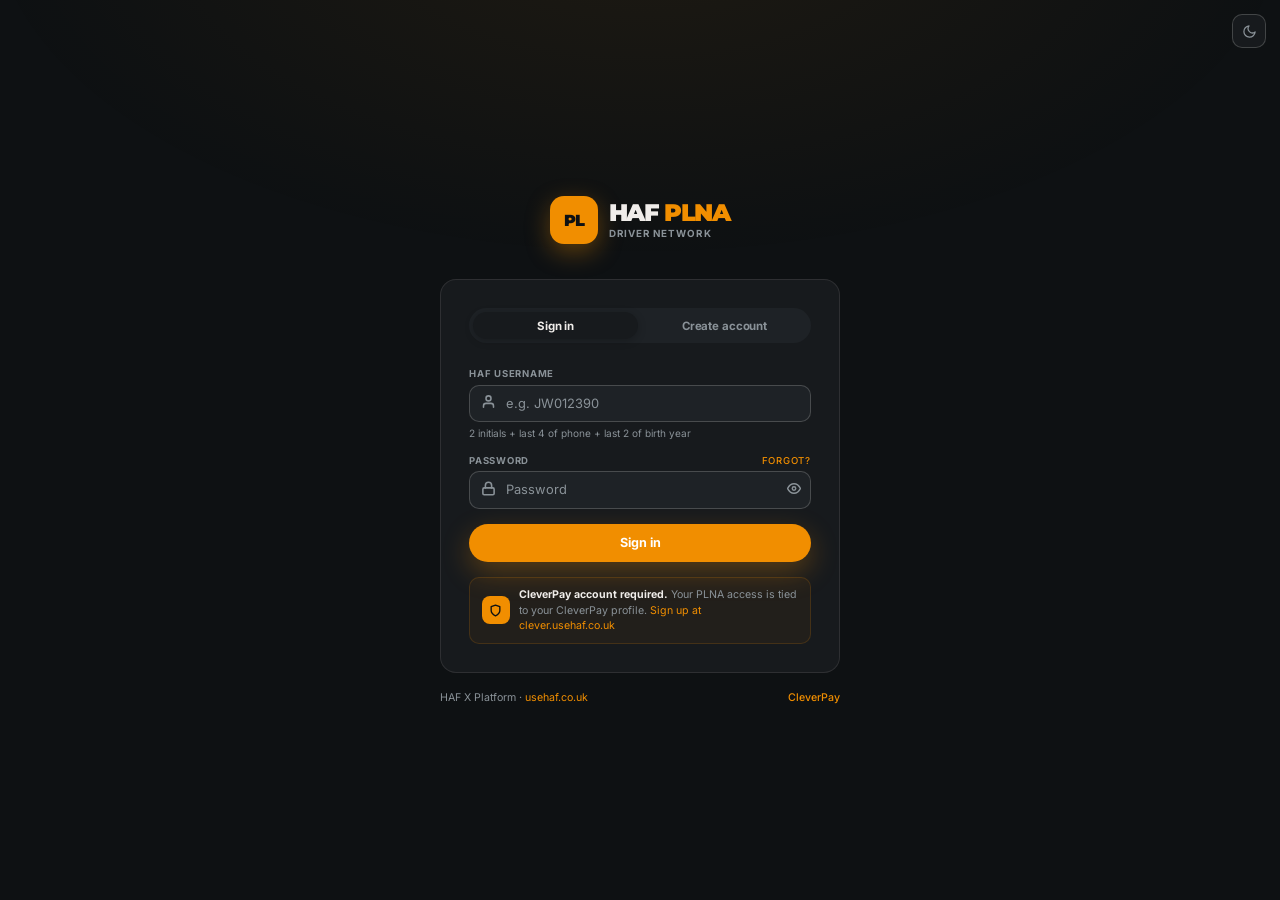
<file: dashboard.html>
<!DOCTYPE html>
<html lang="en" data-theme="dark">
<head>
<meta charset="UTF-8">
<meta name="viewport" content="width=device-width, initial-scale=1.0">
<meta http-equiv="Cache-Control" content="no-cache, no-store, must-revalidate">
<meta http-equiv="Pragma" content="no-cache">
<meta http-equiv="Expires" content="0">
<title>HAF PLNA — Driver Dashboard</title>
<link rel="preconnect" href="https://fonts.googleapis.com">
<link rel="preconnect" href="https://fonts.gstatic.com" crossorigin>
<link href="https://fonts.googleapis.com/css2?family=Inter:wght@400;500;600;700&family=Montserrat:wght@700;800;900&display=swap" rel="stylesheet">
<style>
:root{--orange:#f18e00;--orange-2:#ffb347;--bg:#0e1113;--panel:#171a1d;--panel-2:#1e2226;--text:#f0edea;--muted:#8a9298;--line:rgba(240,237,234,.10);--line-strong:rgba(240,237,234,.20);--shadow:0 28px 80px rgba(0,0,0,.42);--soft-shadow:0 10px 30px rgba(0,0,0,.28);--btn-shadow:0 10px 28px rgba(241,142,0,.30);--radius:26px;--radius-sm:16px;--radius-xs:10px;--pill:999px;--font:"Inter","Avenir Next",Arial,sans-serif;--display:"Montserrat","Inter",Arial,sans-serif;}
[data-theme="light"]{--bg:#f4f2ef;--panel:#ffffff;--panel-2:#eceae6;--text:#1a1e22;--muted:#6b7580;--line:rgba(26,30,34,.10);--line-strong:rgba(26,30,34,.20);}
*,*::before,*::after{box-sizing:border-box;margin:0;padding:0}
html{font-size:14px;-webkit-text-size-adjust:100%}
body{font-family:var(--font);background:var(--bg);color:var(--text);line-height:1.55;min-height:100vh;-webkit-font-smoothing:antialiased;-moz-osx-font-smoothing:grayscale;overflow-x:hidden;transition:background .2s,color .2s;text-rendering:optimizeLegibility;font-feature-settings:"kern" 1,"liga" 1,"calt" 1;}
ul,ol{list-style:none}
img,svg{display:block;max-width:100%}
input,textarea,select,button{font-family:inherit;font-size:inherit;color:inherit;outline:none;border:none;background:none;cursor:pointer}
a{color:var(--orange);text-decoration:none}

/* ── TOPBAR ─────────────────────────────────────────────────── */
.topbar{position:sticky;top:0;z-index:100;display:flex;align-items:center;justify-content:space-between;padding:0 1.5rem;height:64px;background:rgba(14,17,19,.88);backdrop-filter:blur(16px);-webkit-backdrop-filter:blur(16px);border-bottom:1px solid var(--line);}
[data-theme="light"] .topbar{background:rgba(244,242,239,.90);}
.topbar-logo{display:flex;align-items:center;gap:.65rem;text-decoration:none;}
.topbar-logo-mark{width:34px;height:34px;background:var(--orange);border-radius:9px;display:flex;align-items:center;justify-content:center;font-family:var(--display);font-weight:900;font-size:1rem;color:#0e1113;flex-shrink:0;letter-spacing:-.04em;}
.topbar-logo-text{font-family:var(--display);font-weight:900;font-size:1.15rem;color:var(--text);letter-spacing:-.04em;}
.topbar-logo-text span{color:var(--orange);}
.topbar-actions{display:flex;align-items:center;gap:.5rem;}
.icon-btn{width:36px;height:36px;border-radius:var(--radius-xs);background:var(--panel-2);border:1px solid var(--line);display:flex;align-items:center;justify-content:center;color:var(--muted);transition:background .15s,color .15s;}
.icon-btn:hover{background:var(--line-strong);color:var(--text);}
.avatar{width:34px;height:34px;border-radius:50%;background:var(--orange);color:#0e1113;font-size:.72rem;font-weight:800;font-family:var(--display);display:flex;align-items:center;justify-content:center;letter-spacing:.02em;}

/* ── STATUS STRIP ───────────────────────────────────────────── */
.status-strip{display:flex;align-items:center;gap:.55rem;flex-wrap:wrap;padding:.55rem 1.5rem;border-bottom:1px solid var(--line);background:var(--panel);font-size:.8rem;}
.strip-name{font-weight:700;color:var(--text);font-family:var(--display);letter-spacing:-.01em;}
.sep{color:var(--line-strong);}
.chip{display:inline-flex;align-items:center;gap:.3rem;padding:.2rem .65rem;border-radius:var(--pill);font-size:.72rem;font-weight:600;letter-spacing:.03em;line-height:1;}
.chip::before{content:'';width:6px;height:6px;border-radius:50%;flex-shrink:0;}
.chip-delivered{background:rgba(62,117,80,.15);color:#5db87a;border:1px solid rgba(62,117,80,.30);}
.chip-delivered::before{background:#5db87a;}
.chip-assigned{background:rgba(241,142,0,.12);color:var(--orange-2);border:1px solid rgba(241,142,0,.26);}
.chip-assigned::before{background:var(--orange);}
.chip-pending{background:rgba(185,133,48,.14);color:#d4a63a;border:1px solid rgba(185,133,48,.28);}
.chip-pending::before{background:#d4a63a;}
.chip-transit{background:rgba(59,130,246,.13);color:#7db3f5;border:1px solid rgba(59,130,246,.26);}
.chip-transit::before{background:#7db3f5;animation:pulse-dot 1.6s ease infinite;}
@keyframes pulse-dot{0%,100%{opacity:1}50%{opacity:.4}}

/* ── TAB BAR ────────────────────────────────────────────────── */
.tab-bar{display:flex;gap:.2rem;border-bottom:1px solid var(--line);overflow-x:auto;scrollbar-width:none;padding:0 1.5rem;background:var(--panel);}
.tab-bar::-webkit-scrollbar{display:none;}
.tab-item{padding:.65rem .85rem;font-size:.82rem;font-weight:700;letter-spacing:-.01em;color:var(--muted);cursor:pointer;border-bottom:2px solid transparent;white-space:nowrap;transition:color 160ms ease,border-bottom-color 160ms ease;user-select:none;flex-shrink:0;}
.tab-item:hover{color:var(--text);}
.tab-item.active{color:var(--orange);border-bottom-color:var(--orange);}

.tab-panel{display:none;padding:1.25rem 1.5rem 5rem;}
.tab-panel.active{display:block;}

/* ── SECTION HEAD ───────────────────────────────────────────── */
.section-head{display:flex;align-items:flex-start;justify-content:space-between;margin-bottom:.85rem;gap:.5rem;}
.section-title{font-family:var(--display);font-size:.96rem;font-weight:800;letter-spacing:-.025em;color:var(--text);}
.section-sub{font-size:.76rem;color:var(--muted);margin-top:.1rem;font-weight:400;}
.section-link{font-size:.76rem;font-weight:600;color:var(--orange);flex-shrink:0;padding:.28rem .65rem;border-radius:var(--pill);border:1px solid rgba(241,142,0,.25);transition:background .15s;cursor:pointer;}
.section-link:hover{background:rgba(241,142,0,.08);}

/* ── KPI CARDS ──────────────────────────────────────────────── */
.kpi-row{display:grid;grid-template-columns:repeat(3,1fr);gap:.7rem;margin-bottom:1.1rem;}
.kpi-card{background:var(--panel);border:1px solid var(--line);border-radius:var(--radius-sm);padding:1.1rem 1.2rem;display:flex;flex-direction:column;gap:.45rem;transition:border-color 180ms,box-shadow 180ms;}
.kpi-card:hover{border-color:var(--line-strong);box-shadow:var(--soft-shadow);}
.kpi-label{font-size:.68rem;font-weight:700;letter-spacing:.07em;text-transform:uppercase;color:var(--muted);}
.kpi-value{font-size:1.9rem;font-weight:900;font-family:var(--display);line-height:1;color:var(--text);letter-spacing:-.045em;}
.kpi-value.orange{color:var(--orange);}
.kpi-delta{font-size:.74rem;font-weight:500;color:var(--muted);}
.kpi-delta.up{color:#5db87a;}

/* ── ACTION CARDS ───────────────────────────────────────────── */
.action-cards{display:flex;flex-direction:column;gap:.65rem;margin-bottom:1.1rem;}
.action-card{background:var(--panel);border:1px solid var(--line);border-radius:var(--radius-sm);padding:1rem 1.2rem;display:flex;align-items:center;gap:.9rem;cursor:pointer;text-decoration:none;color:var(--text);transition:background 180ms,border-color 180ms,box-shadow 200ms,transform 180ms;}
.action-card:hover{background:var(--panel-2);border-color:rgba(241,142,0,.30);box-shadow:var(--soft-shadow);transform:translateY(-2px);color:var(--text);}
.action-card:active{transform:translateY(0);}
.action-card-icon{width:44px;height:44px;border-radius:var(--radius-xs);background:rgba(241,142,0,.10);border:1px solid rgba(241,142,0,.20);display:flex;align-items:center;justify-content:center;color:var(--orange);flex-shrink:0;transition:background 180ms,border-color 180ms;}
.action-card:hover .action-card-icon{background:rgba(241,142,0,.18);border-color:rgba(241,142,0,.35);}
.action-card-body{flex:1;min-width:0;}
.action-card-title{font-weight:700;font-size:.9rem;color:var(--text);margin-bottom:.12rem;letter-spacing:-.01em;}
.action-card-desc{font-size:.78rem;color:var(--muted);line-height:1.5;font-weight:400;}
.action-card-arrow{width:28px;height:28px;border-radius:50%;background:rgba(241,142,0,.10);border:1px solid rgba(241,142,0,.22);display:flex;align-items:center;justify-content:center;color:var(--orange);flex-shrink:0;transition:background 180ms,transform 180ms;}
.action-card:hover .action-card-arrow{background:var(--orange);color:#0e1113;transform:translateX(2px);}

/* ── JOB CARD ───────────────────────────────────────────────── */
.job-card{background:var(--panel);border:1px solid var(--line);border-radius:var(--radius-sm);padding:.95rem 1.1rem;display:flex;flex-direction:column;gap:.6rem;transition:background 180ms,border-color 180ms,box-shadow 200ms,transform 180ms;margin-bottom:.65rem;}
.job-card:hover{background:var(--panel-2);border-color:var(--line-strong);box-shadow:var(--soft-shadow);transform:translateY(-1px);}
.job-card.active-job{border-color:rgba(241,142,0,.30);}
.job-card-header{display:flex;align-items:flex-start;justify-content:space-between;gap:.75rem;}
.job-card-id{font-size:.68rem;font-weight:700;letter-spacing:.06em;color:var(--muted);text-transform:uppercase;}
.job-card-route{display:flex;align-items:center;gap:.4rem;font-size:.9rem;font-weight:700;color:var(--text);margin-top:.15rem;letter-spacing:-.015em;}
.job-card-route .arr{color:var(--orange);}
.job-card-meta{font-size:.76rem;color:var(--muted);margin-top:.1rem;font-weight:400;}
.job-card-footer{display:flex;align-items:center;justify-content:space-between;padding-top:.55rem;border-top:1px solid var(--line);flex-wrap:wrap;gap:.4rem;}
.job-card-price{font-size:1.1rem;font-weight:900;color:var(--orange);font-family:var(--display);letter-spacing:-.04em;}
.job-card-price-sub{font-size:.7rem;color:var(--muted);font-weight:400;font-family:var(--font);}
.job-actions{display:flex;gap:.4rem;flex-wrap:wrap;}
.dist-badge{display:inline-flex;align-items:center;gap:.28rem;font-size:.7rem;font-weight:700;color:var(--orange-2);background:rgba(241,142,0,.10);border:1px solid rgba(241,142,0,.22);border-radius:var(--pill);padding:.12rem .55rem;}
.dist-badge.closest{color:#5db87a;background:rgba(62,117,80,.12);border-color:rgba(62,117,80,.28);}

/* ── BUTTONS ────────────────────────────────────────────────── */
.btn{display:inline-flex;align-items:center;gap:.38rem;padding:.55rem 1.15rem;border-radius:var(--pill);font-size:.82rem;font-weight:700;letter-spacing:-.01em;transition:opacity .15s,transform .1s,box-shadow .15s;white-space:nowrap;cursor:pointer;}
.btn:active{transform:scale(.96);}
.btn-primary{background:var(--orange);color:#fff;box-shadow:var(--btn-shadow);}
.btn-primary:hover{opacity:.88;}
.btn-ghost{background:var(--panel-2);border:1px solid var(--line-strong);color:var(--text);}
.btn-ghost:hover{border-color:rgba(241,142,0,.4);color:var(--orange);}
.btn-sm{padding:.38rem .82rem;font-size:.76rem;}
.btn-danger{background:rgba(180,72,63,.15);border:1px solid rgba(180,72,63,.30);color:#e07068;}
.btn-danger:hover{background:rgba(180,72,63,.25);}

/* ── COMPLIANCE CARD ─────────────────────────────────────────── */
.compliance-card{background:var(--panel);border:1px solid var(--line);border-radius:var(--radius-sm);padding:.9rem 1.1rem;margin-bottom:1.1rem;display:flex;align-items:center;gap:.9rem;flex-wrap:wrap;}
.comp-item{display:flex;align-items:center;gap:.38rem;font-size:.78rem;}
.comp-dot{width:7px;height:7px;border-radius:50%;flex-shrink:0;}
.comp-dot.ok{background:#5db87a;}
.comp-dot.warn{background:#d4a63a;box-shadow:0 0 0 2px rgba(185,133,48,.20);}
.comp-label{color:var(--muted);}
.comp-val{font-weight:700;color:var(--text);margin-left:.12rem;}

/* ── HOME ────────────────────────────────────────────────────── */
.avail-hero{background:var(--panel);border:1px solid var(--line);border-radius:var(--radius-sm);padding:1.1rem 1.3rem;display:flex;align-items:center;justify-content:space-between;gap:1rem;margin-bottom:1.1rem;transition:border-color .2s,background .2s;}
.avail-hero.on{border-color:rgba(62,117,80,.4);background:rgba(62,117,80,.05);}
.avail-status-label{font-size:.65rem;font-weight:700;letter-spacing:.09em;text-transform:uppercase;color:var(--muted);margin-bottom:.2rem;}
.avail-status-val{font-family:var(--display);font-size:1.2rem;font-weight:900;letter-spacing:-.04em;}
.avail-status-val.on{color:#5db87a;}
.avail-status-val.off{color:var(--muted);}
.avail-sub{font-size:.74rem;color:var(--muted);margin-top:.12rem;}
.toggle-track{width:50px;height:26px;border-radius:var(--pill);background:var(--panel-2);border:1px solid var(--line-strong);position:relative;cursor:pointer;transition:background .25s,border-color .25s;flex-shrink:0;}
.toggle-track.on{background:rgba(62,117,80,.75);border-color:rgba(62,117,80,.9);}
.toggle-thumb{position:absolute;top:3px;left:3px;width:18px;height:18px;border-radius:50%;background:#fff;box-shadow:0 2px 5px rgba(0,0,0,.28);transition:transform .22s cubic-bezier(.4,0,.2,1);}
.toggle-track.on .toggle-thumb{transform:translateX(24px);}
.stats-strip{display:grid;grid-template-columns:repeat(3,1fr);gap:.65rem;margin-bottom:1.1rem;}
.stat-pill{background:var(--panel);border:1px solid var(--line);border-radius:var(--radius-sm);padding:.8rem .9rem;text-align:center;}
.stat-pill-val{font-family:var(--display);font-size:1.4rem;font-weight:900;color:var(--orange);letter-spacing:-.045em;line-height:1;}
.stat-pill-label{font-size:.65rem;font-weight:700;letter-spacing:.07em;text-transform:uppercase;color:var(--muted);margin-top:.3rem;}
.planner-card{background:var(--panel);border:1px solid var(--line);border-radius:var(--radius-sm);overflow:hidden;margin-bottom:1.1rem;}
.planner-header{padding:.8rem 1.1rem;background:rgba(241,142,0,.06);border-bottom:1px solid rgba(241,142,0,.14);display:flex;align-items:center;justify-content:space-between;}
.planner-header-title{font-family:var(--display);font-size:.9rem;font-weight:800;color:var(--orange-2);letter-spacing:-.025em;display:flex;align-items:center;gap:.45rem;}
.planner-body{padding:1rem 1.1rem;}
.stop-list{display:flex;flex-direction:column;gap:.45rem;margin-bottom:.9rem;}
.stop-row{display:flex;align-items:center;gap:.6rem;}
.stop-index{width:20px;height:20px;border-radius:50%;flex-shrink:0;background:rgba(241,142,0,.12);border:1px solid rgba(241,142,0,.25);display:flex;align-items:center;justify-content:center;font-size:.62rem;font-weight:800;color:var(--orange);font-family:var(--display);}
.stop-index.origin{background:var(--orange);color:#0e1113;border-color:var(--orange);}
.stop-input{flex:1;background:var(--panel-2);border:1px solid var(--line-strong);border-radius:var(--radius-xs);padding:.5rem .85rem;font-size:.86rem;color:var(--text);transition:border-color .15s,box-shadow .15s;}
.stop-input::placeholder{color:var(--muted);}
.stop-input:focus{border-color:rgba(241,142,0,.5);box-shadow:0 0 0 2px rgba(241,142,0,.10);outline:none;}
.stop-remove{width:24px;height:24px;border-radius:50%;flex-shrink:0;display:flex;align-items:center;justify-content:center;color:var(--muted);transition:color .14s,background .14s;border:1px solid transparent;}
.stop-remove:hover{color:#e07068;background:rgba(180,72,63,.12);border-color:rgba(180,72,63,.25);}
.planner-actions{display:flex;gap:.55rem;flex-wrap:wrap;align-items:center;}
.btn-add-stop{display:inline-flex;align-items:center;gap:.32rem;font-size:.76rem;font-weight:600;color:var(--muted);padding:.32rem .7rem;border-radius:var(--pill);border:1px dashed var(--line-strong);transition:color .14s,border-color .14s;}
.btn-add-stop:hover{color:var(--orange);border-color:rgba(241,142,0,.4);}
.route-result{background:var(--panel-2);border:1px solid rgba(241,142,0,.18);border-radius:var(--radius-xs);padding:.85rem .95rem;margin-top:.8rem;display:none;}
.route-result.show{display:block;}
.route-result-row{display:flex;justify-content:space-between;align-items:center;flex-wrap:wrap;gap:.35rem;}
.route-result-stat{text-align:center;}
.route-result-val{font-family:var(--display);font-size:1.15rem;font-weight:900;color:var(--orange);letter-spacing:-.02em;}
.route-result-label{font-size:.62rem;font-weight:600;letter-spacing:.06em;text-transform:uppercase;color:var(--muted);margin-top:.12rem;}
.route-divider{width:1px;height:2rem;background:var(--line-strong);}
.route-result-stops{font-size:.76rem;color:var(--muted);margin-top:.55rem;border-top:1px solid var(--line);padding-top:.55rem;}
.route-stop-line{display:flex;align-items:center;gap:.45rem;padding:.16rem 0;}
.route-stop-dot{width:6px;height:6px;border-radius:50%;background:var(--orange);flex-shrink:0;}
.route-stop-dot.last{background:#5db87a;}
.route-result-btns{display:flex;gap:.45rem;margin-top:.7rem;flex-wrap:wrap;}
.quote-card{background:var(--panel);border:1px solid var(--line);border-radius:var(--radius-sm);overflow:hidden;margin-bottom:1.1rem;}
.quote-card-header{padding:.8rem 1.1rem;border-bottom:1px solid var(--line);display:flex;align-items:center;justify-content:space-between;}
.quote-card-title{font-family:var(--display);font-size:.88rem;font-weight:800;color:var(--text);letter-spacing:-.01em;display:flex;align-items:center;gap:.45rem;}
.quote-body{padding:.95rem 1.1rem;}
.quote-inputs{display:grid;grid-template-columns:1fr auto 1fr;align-items:center;gap:.55rem;margin-bottom:.8rem;}
.quote-pc-input{background:var(--panel-2);border:1px solid var(--line-strong);border-radius:var(--radius-xs);padding:.5rem .85rem;font-size:.88rem;font-weight:600;color:var(--text);text-transform:uppercase;transition:border-color .15s;width:100%;}
.quote-pc-input::placeholder{color:var(--muted);text-transform:none;font-weight:400;}
.quote-pc-input:focus{border-color:rgba(241,142,0,.5);outline:none;}
.quote-swap{width:30px;height:30px;border-radius:50%;background:var(--panel-2);border:1px solid var(--line-strong);display:flex;align-items:center;justify-content:center;color:var(--muted);transition:background .14s,color .14s,transform .2s;flex-shrink:0;}
.quote-swap:hover{background:var(--line-strong);color:var(--text);}
.quote-swap:active{transform:rotate(180deg) scale(.9);}
.quote-row2{display:flex;gap:.55rem;margin-bottom:.8rem;flex-wrap:wrap;}
.quote-select,.cost-input,.cost-select{flex:1;min-width:120px;background:var(--panel-2);border:1px solid var(--line-strong);border-radius:var(--radius-xs);padding:.5rem .85rem;font-size:.84rem;color:var(--text);transition:border-color .15s;}
.quote-select:focus,.cost-input:focus,.cost-select:focus{border-color:rgba(241,142,0,.5);outline:none;}
option{background:var(--panel);}
.quote-result{background:rgba(241,142,0,.06);border:1px solid rgba(241,142,0,.20);border-radius:var(--radius-xs);padding:.85rem .95rem;display:none;margin-top:.8rem;}
.quote-result.show{display:flex;align-items:center;justify-content:space-between;flex-wrap:wrap;gap:.45rem;}
.quote-price{font-family:var(--display);font-size:2rem;font-weight:900;color:var(--orange);letter-spacing:-.06em;line-height:1;}
.quote-price-sub{font-size:.72rem;color:var(--muted);margin-top:.18rem;font-weight:400;}
.quote-breakdown{font-size:.76rem;color:var(--muted);text-align:right;line-height:1.7;}
.quote-breakdown strong{color:var(--text);}
.exchange-panel{background:var(--panel);border:1px solid var(--line);border-radius:var(--radius-sm);overflow:hidden;margin-bottom:1.1rem;}
.exchange-header{padding:.8rem 1.1rem;border-bottom:1px solid var(--line);display:flex;align-items:center;justify-content:space-between;}
.exchange-title{font-family:var(--display);font-size:.9rem;font-weight:800;color:var(--text);letter-spacing:-.025em;}
.live-badge{display:inline-flex;align-items:center;gap:.32rem;font-size:.66rem;font-weight:700;letter-spacing:.05em;text-transform:uppercase;color:#5db87a;background:rgba(62,117,80,.12);border:1px solid rgba(62,117,80,.28);border-radius:var(--pill);padding:.14rem .55rem;}
.live-badge::before{content:'';width:5px;height:5px;border-radius:50%;background:#5db87a;animation:pulse-dot 1.4s ease infinite;}
.exchange-job{display:flex;align-items:center;gap:.85rem;padding:.8rem 1.1rem;border-bottom:1px solid var(--line);transition:background .14s;}
.exchange-job:last-child{border-bottom:none;}
.exchange-job:hover{background:rgba(240,237,234,.03);}
.exchange-job-info{flex:1;min-width:0;}
.exchange-job-route{font-size:.86rem;font-weight:600;color:var(--text);white-space:nowrap;overflow:hidden;text-overflow:ellipsis;}
.exchange-job-meta{font-size:.73rem;color:var(--muted);margin-top:.08rem;}
.exchange-job-right{text-align:right;flex-shrink:0;}
.exchange-job-pay{font-family:var(--display);font-size:1rem;font-weight:900;color:var(--orange);letter-spacing:-.04em;}
.exchange-job-dist{font-size:.7rem;color:var(--muted);margin-top:.08rem;}

/* ════════════════════════════════════════════════════════════
   CALENDAR — VIEW SWITCHER + COMPACT CELLS
   ════════════════════════════════════════════════════════════ */
.cal-view-bar{display:flex;gap:.3rem;margin-bottom:.9rem;}
.cal-view-btn{padding:.3rem .72rem;border-radius:var(--pill);font-size:.74rem;font-weight:600;border:1px solid var(--line-strong);color:var(--muted);transition:all .14s;cursor:pointer;}
.cal-view-btn.active{background:var(--orange);border-color:var(--orange);color:#fff;}
.cal-view-btn:hover:not(.active){color:var(--text);}

.cal-header{display:flex;align-items:center;justify-content:space-between;margin-bottom:.75rem;}
.cal-month-label{font-family:var(--display);font-size:1rem;font-weight:900;letter-spacing:-.03em;color:var(--text);}
.cal-nav{display:flex;gap:.3rem;}
.cal-nav-btn{width:28px;height:28px;border-radius:50%;background:var(--panel);border:1px solid var(--line-strong);display:flex;align-items:center;justify-content:center;color:var(--muted);transition:color .14s,background .14s;}
.cal-nav-btn:hover{color:var(--text);background:var(--panel-2);}

/* Month grid — compact */
.cal-grid{display:grid;grid-template-columns:repeat(7,1fr);gap:.3rem;margin-bottom:1rem;}
.cal-day-name{text-align:center;font-size:.6rem;font-weight:700;letter-spacing:.05em;text-transform:uppercase;color:var(--muted);padding:.25rem 0;}
.cal-day{height:44px;display:flex;flex-direction:column;align-items:center;justify-content:center;gap:.2rem;border-radius:10px;font-size:.78rem;font-weight:600;color:var(--muted);cursor:pointer;border:1px solid transparent;transition:background .12s,border-color .12s,color .12s;position:relative;}
.cal-day:hover{background:var(--panel-2);color:var(--text);}
.cal-day.today{color:var(--orange);font-weight:700;border-color:rgba(241,142,0,.35);background:rgba(241,142,0,.07);}
.cal-day.has-jobs::after{content:'';position:absolute;bottom:5px;left:50%;transform:translateX(-50%);width:4px;height:4px;border-radius:50%;background:var(--orange);}
.cal-day.done-day{color:#5db87a;}
.cal-day.done-day::after{background:#5db87a;}
.cal-day.selected{background:var(--orange);color:#fff !important;border-color:var(--orange);}
.cal-day.selected::after{background:#fff;}
.cal-day.empty{pointer-events:none;}

/* Quarter view — 3 mini months */
.quarter-grid{display:grid;grid-template-columns:repeat(3,1fr);gap:1rem;margin-bottom:1rem;}
.mini-month{background:var(--panel);border:1px solid var(--line);border-radius:var(--radius-sm);padding:.75rem .65rem;}
.mini-month-label{font-family:var(--display);font-size:.76rem;font-weight:800;color:var(--text);margin-bottom:.45rem;text-align:center;letter-spacing:-.02em;}
.mini-cal-grid{display:grid;grid-template-columns:repeat(7,1fr);gap:.18rem;}
.mini-day-name{text-align:center;font-size:.5rem;font-weight:700;text-transform:uppercase;color:var(--muted);padding:.12rem 0;}
.mini-day{height:24px;display:flex;align-items:center;justify-content:center;border-radius:6px;font-size:.64rem;font-weight:500;color:var(--muted);cursor:pointer;position:relative;border:1px solid transparent;transition:background .1s;}
.mini-day:hover{background:var(--panel-2);color:var(--text);}
.mini-day.today{color:var(--orange);border-color:rgba(241,142,0,.4);background:rgba(241,142,0,.07);}
.mini-day.has-jobs::after{content:'';position:absolute;bottom:2px;left:50%;transform:translateX(-50%);width:2px;height:2px;border-radius:50%;background:var(--orange);}
.mini-day.done-day::after{background:#5db87a;}
.mini-day.empty{pointer-events:none;}

/* Week view */
.week-grid{display:grid;grid-template-columns:repeat(7,1fr);gap:.3rem;margin-bottom:1rem;}
.week-col{}
.week-col-head{text-align:center;font-size:.62rem;font-weight:700;text-transform:uppercase;color:var(--muted);padding:.25rem 0;border-bottom:1px solid var(--line);}
.week-col-head.today-col{color:var(--orange);}
.week-col-body{min-height:120px;padding:.35rem .25rem;}
.week-job-pill{background:rgba(241,142,0,.12);border:1px solid rgba(241,142,0,.22);border-radius:7px;padding:.22rem .45rem;font-size:.62rem;font-weight:600;color:var(--orange-2);margin-bottom:.28rem;white-space:nowrap;overflow:hidden;text-overflow:ellipsis;}
.week-job-pill.done{background:rgba(62,117,80,.12);border-color:rgba(62,117,80,.25);color:#5db87a;}

/* Day view */
.day-view{background:var(--panel);border:1px solid var(--line);border-radius:var(--radius-sm);overflow:hidden;margin-bottom:1rem;}
.day-view-head{padding:.65rem 1rem;background:var(--panel-2);border-bottom:1px solid var(--line);font-family:var(--display);font-size:.82rem;font-weight:800;color:var(--text);}
.day-slot{display:flex;align-items:flex-start;gap:.6rem;padding:.55rem 1rem;border-bottom:1px solid var(--line);}
.day-slot:last-child{border-bottom:none;}
.day-slot-time{font-size:.68rem;font-weight:600;color:var(--muted);width:36px;flex-shrink:0;margin-top:.18rem;}
.day-slot-content{flex:1;}
.day-job-card{background:rgba(241,142,0,.10);border:1px solid rgba(241,142,0,.22);border-radius:7px;padding:.38rem .65rem;font-size:.78rem;font-weight:600;color:var(--orange-2);}
.day-job-card.done-card{background:rgba(62,117,80,.10);border-color:rgba(62,117,80,.25);color:#5db87a;}
.day-job-card.transit-card{background:rgba(59,130,246,.10);border-color:rgba(59,130,246,.25);color:#7db3f5;}
.day-empty-slot{color:var(--muted);font-size:.76rem;}

/* Detail panel */
.cal-detail{background:var(--panel);border:1px solid var(--line);border-radius:var(--radius-sm);overflow:hidden;}
.cal-detail-head{padding:.65rem 1rem;background:var(--panel-2);border-bottom:1px solid var(--line);font-family:var(--display);font-size:.8rem;font-weight:800;color:var(--muted);}
.cal-detail-job{display:flex;align-items:center;gap:.8rem;padding:.8rem 1rem;border-bottom:1px solid var(--line);}
.cal-detail-job:last-child{border-bottom:none;}
.cal-status-dot{width:7px;height:7px;border-radius:50%;flex-shrink:0;}
.cal-job-info{flex:1;}
.cal-job-route{font-size:.86rem;font-weight:600;color:var(--text);}
.cal-job-time{font-size:.74rem;color:var(--muted);margin-top:.08rem;}
.cal-job-pay{font-family:var(--display);font-size:.92rem;font-weight:800;color:var(--orange);letter-spacing:-.02em;}
.cal-empty{padding:2rem 1rem;text-align:center;color:var(--muted);font-size:.83rem;}

/* ════════════════════════════════════════════════════════════
   BUDGET & PROFIT
   ════════════════════════════════════════════════════════════ */
.period-row{display:flex;gap:.38rem;margin-bottom:1.1rem;}
.period-btn{padding:.38rem .85rem;border-radius:var(--pill);font-size:.78rem;font-weight:600;border:1px solid var(--line-strong);color:var(--muted);transition:all .14s;cursor:pointer;}
.period-btn.active{background:var(--orange);border-color:var(--orange);color:#fff;box-shadow:var(--btn-shadow);}
.period-btn:hover:not(.active){color:var(--text);}

.budget-hero{background:var(--panel);border:1px solid var(--line);border-radius:var(--radius-sm);padding:1.4rem 1.3rem 1.1rem;text-align:center;margin-bottom:1.1rem;}
.budget-hero-label{font-size:.68rem;font-weight:700;letter-spacing:.08em;text-transform:uppercase;color:var(--muted);margin-bottom:.45rem;}
.budget-hero-value{font-family:var(--display);font-size:3rem;font-weight:900;color:var(--orange);letter-spacing:-.06em;line-height:1;margin-bottom:.35rem;}
.budget-hero-sub{font-size:.77rem;color:var(--muted);font-weight:400;}

.budget-kpi-row{display:grid;grid-template-columns:1fr 1fr;gap:.65rem;margin-bottom:1.1rem;}
.budget-kpi-card{background:var(--panel);border:1px solid var(--line);border-radius:var(--radius-sm);padding:1rem 1.1rem;}
.budget-kpi-label{font-size:.66rem;font-weight:700;letter-spacing:.07em;text-transform:uppercase;color:var(--muted);margin-bottom:.38rem;}
.budget-kpi-value{font-family:var(--display);font-size:1.5rem;font-weight:900;color:var(--text);letter-spacing:-.045em;}
.budget-kpi-value.green{color:#5db87a;}
.budget-kpi-value.red{color:#e07068;}

.bar-chart{background:var(--panel);border:1px solid var(--line);border-radius:var(--radius-sm);padding:1rem 1.1rem .9rem;margin-bottom:1.1rem;}
.bar-chart-title{font-family:var(--display);font-size:.84rem;font-weight:800;color:var(--text);margin-bottom:.85rem;letter-spacing:-.02em;}
.bars{display:flex;align-items:flex-end;gap:.3rem;height:72px;}
.bar-col{flex:1;display:flex;flex-direction:column;align-items:center;gap:.3rem;}
.bar-fill{width:100%;border-radius:4px 4px 0 0;background:rgba(241,142,0,.22);min-height:3px;}
.bar-fill.hi{background:var(--orange);}
.bar-label{font-size:.6rem;color:var(--muted);}

/* Expenses entry */
.expense-section{background:var(--panel);border:1px solid var(--line);border-radius:var(--radius-sm);overflow:hidden;margin-bottom:1.1rem;}
.expense-section-header{padding:.75rem 1.1rem;background:var(--panel-2);border-bottom:1px solid var(--line);display:flex;align-items:center;justify-content:space-between;}
.expense-section-title{font-family:var(--display);font-size:.88rem;font-weight:800;color:var(--text);letter-spacing:-.025em;display:flex;align-items:center;gap:.4rem;}
.expense-list{padding:.5rem .8rem;}
.expense-item{display:flex;align-items:center;gap:.55rem;padding:.45rem .3rem;border-bottom:1px solid var(--line);}
.expense-item:last-child{border-bottom:none;}
.expense-item-label{flex:1;font-size:.82rem;color:var(--text);font-weight:500;}
.expense-item-amount{font-family:var(--display);font-size:.9rem;font-weight:800;color:var(--text);text-align:right;min-width:56px;}
.expense-item-amount.cost{color:#e07068;}
.expense-item-amount.income{color:#5db87a;}
.expense-item-remove{width:22px;height:22px;border-radius:50%;display:flex;align-items:center;justify-content:center;color:var(--muted);transition:color .14s,background .14s;border:1px solid transparent;flex-shrink:0;}
.expense-item-remove:hover{color:#e07068;background:rgba(180,72,63,.12);border-color:rgba(180,72,63,.22);}
.expense-add-form{padding:.75rem .9rem;border-top:1px solid var(--line);display:flex;gap:.45rem;flex-wrap:wrap;align-items:center;}
.expense-input{flex:1;min-width:110px;background:var(--panel-2);border:1px solid var(--line-strong);border-radius:var(--radius-xs);padding:.44rem .78rem;font-size:.82rem;color:var(--text);}
.expense-input::placeholder{color:var(--muted);}
.expense-input:focus{border-color:rgba(241,142,0,.5);outline:none;}
.expense-input.amount-input{max-width:90px;}

/* Van costs section */
.van-costs-grid{display:grid;grid-template-columns:1fr 1fr;gap:.55rem;padding:.75rem .9rem;}
.van-cost-row{display:flex;flex-direction:column;gap:.3rem;}
.van-cost-label{font-size:.66rem;font-weight:700;letter-spacing:.07em;text-transform:uppercase;color:var(--muted);}
.van-cost-input-wrap{position:relative;}
.van-cost-input-wrap .prefix{position:absolute;left:.75rem;top:50%;transform:translateY(-50%);font-size:.82rem;font-weight:600;color:var(--muted);}
.van-cost-input{width:100%;background:var(--panel-2);border:1px solid var(--line-strong);border-radius:var(--radius-xs);padding:.44rem .75rem .44rem 1.5rem;font-size:.84rem;font-weight:600;color:var(--text);}
.van-cost-input:focus{border-color:rgba(241,142,0,.5);outline:none;}
.van-costs-total{padding:.6rem .9rem;border-top:1px solid var(--line);display:flex;align-items:center;justify-content:space-between;}
.van-costs-total-label{font-size:.72rem;font-weight:600;color:var(--muted);}
.van-costs-total-val{font-family:var(--display);font-size:1.15rem;font-weight:900;color:#e07068;letter-spacing:-.04em;}

/* Profit table */
.profit-table{background:var(--panel);border:1px solid var(--line);border-radius:var(--radius-sm);overflow:hidden;margin-bottom:1.1rem;}
.profit-table-head{display:grid;grid-template-columns:1fr auto auto auto;gap:.45rem;padding:.58rem 1rem;border-bottom:1px solid var(--line-strong);font-size:.6rem;font-weight:700;letter-spacing:.09em;text-transform:uppercase;color:var(--muted);}
.profit-row{display:grid;grid-template-columns:1fr auto auto auto;gap:.45rem;align-items:center;padding:.72rem 1rem;border-bottom:1px solid var(--line);font-size:.8rem;transition:background .12s;}
.profit-row:last-child{border-bottom:none;}
.profit-row:hover{background:rgba(240,237,234,.03);}
.profit-route{color:var(--text);font-weight:600;white-space:nowrap;overflow:hidden;text-overflow:ellipsis;}
.profit-gross{color:var(--muted);text-align:right;}
.profit-cost{color:#e07068;text-align:right;}
.profit-net{color:#5db87a;font-weight:700;text-align:right;}

/* ════════════════════════════════════════════════════════════
   SETTINGS
   ════════════════════════════════════════════════════════════ */
.settings-group{background:var(--panel);border:1px solid var(--line);border-radius:var(--radius-sm);overflow:hidden;margin-bottom:1.1rem;}
.settings-group-head{padding:.72rem 1.1rem;background:var(--panel-2);border-bottom:1px solid var(--line);font-family:var(--display);font-size:.88rem;font-weight:800;color:var(--text);display:flex;align-items:center;gap:.4rem;letter-spacing:-.02em;}
.settings-row{display:flex;align-items:center;justify-content:space-between;gap:1rem;padding:.85rem 1.1rem;border-bottom:1px solid var(--line);}
.settings-row:last-child{border-bottom:none;}
.settings-row-label{font-size:.86rem;font-weight:600;color:var(--text);letter-spacing:-.01em;}
.settings-row-sub{font-size:.74rem;color:var(--muted);margin-top:.1rem;font-weight:400;}
.settings-input{background:var(--panel-2);border:1px solid var(--line-strong);border-radius:var(--radius-xs);padding:.42rem .8rem;font-size:.82rem;color:var(--text);min-width:140px;text-align:right;}
.settings-input:focus{border-color:rgba(241,142,0,.5);outline:none;}
.settings-select{background:var(--panel-2);border:1px solid var(--line-strong);border-radius:var(--radius-xs);padding:.42rem .8rem;font-size:.82rem;color:var(--text);}
.settings-select:focus{border-color:rgba(241,142,0,.5);outline:none;}
.settings-toggle{width:44px;height:24px;border-radius:var(--pill);background:var(--panel-2);border:1px solid var(--line-strong);position:relative;cursor:pointer;transition:background .25s,border-color .25s;flex-shrink:0;}
.settings-toggle.on{background:rgba(62,117,80,.75);border-color:rgba(62,117,80,.9);}
.settings-toggle .thumb{position:absolute;top:3px;left:3px;width:16px;height:16px;border-radius:50%;background:#fff;box-shadow:0 1px 4px rgba(0,0,0,.25);transition:transform .22s cubic-bezier(.4,0,.2,1);}
.settings-toggle.on .thumb{transform:translateX(20px);}
.settings-danger-zone{padding:.85rem 1.1rem;}
.settings-version{text-align:center;font-size:.72rem;color:var(--muted);padding:1rem 0 0;}
/* ── SERVICE EDITOR ── */
.svc-editor-row{padding:.85rem 1.1rem;border-bottom:1px solid var(--line);display:grid;grid-template-columns:auto 1fr;gap:.9rem;align-items:start;}
.svc-editor-row:last-child{border-bottom:none;}
.svc-toggle-col{padding-top:.2rem;}
.svc-fields{display:flex;flex-direction:column;gap:.45rem;}
.svc-name-row{display:flex;align-items:center;gap:.5rem;}
.svc-name{font-size:.86rem;font-weight:700;color:var(--text);letter-spacing:-.01em;}
.svc-input{background:var(--panel-2);border:1px solid var(--line-strong);border-radius:8px;padding:.35rem .7rem;font-size:.8rem;color:var(--text);font-family:var(--font);}
.svc-input:focus{border-color:rgba(241,142,0,.5);outline:none;}
.svc-input.price{width:110px;}
.svc-input.desc{width:100%;}
.svc-input:disabled{opacity:.4;cursor:not-allowed;}
.svc-field-label{font-size:.64rem;font-weight:700;letter-spacing:.07em;text-transform:uppercase;color:var(--muted);margin-bottom:.18rem;}

/* ── COLOUR TAGS ─────────────────────────────────────────────── */
.tag-legend{display:flex;align-items:center;gap:.45rem;flex-wrap:wrap;margin-bottom:.9rem;}
.tag-chip{display:inline-flex;align-items:center;gap:.35rem;padding:.3rem .7rem;border-radius:var(--pill);font-size:.72rem;font-weight:700;cursor:pointer;border:2px solid transparent;transition:opacity .14s,transform .1s,border-color .14s;user-select:none;}
.tag-chip:hover{opacity:.85;}
.tag-chip.active-tag{border-color:rgba(255,255,255,.5);transform:scale(1.04);}
.tag-chip-dot{width:7px;height:7px;border-radius:50%;background:rgba(255,255,255,.7);}
/* per-category colours on week pills */
.week-job-pill[data-cat="haf"]{background:rgba(241,142,0,.14);border-color:rgba(241,142,0,.30);color:#f5ab2e;}
.week-job-pill[data-cat="private"]{background:rgba(91,155,213,.14);border-color:rgba(91,155,213,.30);color:#7db3f5;}
.week-job-pill[data-cat="personal"]{background:rgba(139,146,152,.13);border-color:rgba(139,146,152,.28);color:#a8b0b8;}
.week-job-pill[data-cat="blocked"]{background:rgba(180,72,63,.13);border-color:rgba(180,72,63,.28);color:#e07068;}
.week-job-pill[data-cat="other"]{background:rgba(62,117,80,.13);border-color:rgba(62,117,80,.28);color:#5db87a;}
/* coloured dot on monthly cells */
.cal-day .cat-dot{width:5px;height:5px;border-radius:50%;flex-shrink:0;}
/* Tag modal */
.tag-modal-overlay{position:fixed;inset:0;background:rgba(0,0,0,.55);backdrop-filter:blur(4px);z-index:200;display:flex;align-items:center;justify-content:center;padding:1.5rem;}
.tag-modal{background:var(--panel);border:1px solid var(--line-strong);border-radius:var(--radius-sm);padding:1.5rem;width:100%;max-width:340px;box-shadow:0 28px 80px rgba(0,0,0,.5);}
.tag-modal-title{font-family:var(--display);font-size:1rem;font-weight:800;letter-spacing:-.03em;color:var(--text);margin-bottom:1.1rem;}
.tag-options{display:flex;flex-direction:column;gap:.55rem;margin-bottom:1.2rem;}
.tag-option{display:flex;align-items:center;gap:.75rem;padding:.65rem .9rem;border-radius:var(--radius-xs);border:2px solid transparent;cursor:pointer;transition:border-color .14s,background .14s;}
.tag-option:hover{background:var(--panel-2);}
.tag-option.selected{border-color:rgba(255,255,255,.25);}
.tag-option-swatch{width:22px;height:22px;border-radius:6px;flex-shrink:0;}
.tag-option-label{font-size:.86rem;font-weight:600;color:var(--text);}
.tag-option-count{margin-left:auto;font-size:.72rem;color:var(--muted);}
.tag-modal-actions{display:flex;gap:.5rem;}

/* ── RESPONSIVE ─────────────────────────────────────────────── */
@media(max-width:600px){
  .topbar,.tab-bar{padding:0 1rem;}
  .tab-panel{padding:1rem 1rem 5rem;}
  .kpi-row,.stats-strip{gap:.4rem;}
  .kpi-value{font-size:1.45rem;}
  .budget-hero-value{font-size:2.2rem;}
  .quote-inputs{grid-template-columns:1fr;}
  .quote-swap{display:none;}
  .quarter-grid{grid-template-columns:1fr;}
  .profit-table-head,.profit-row{grid-template-columns:1fr auto auto;}
  .profit-gross{display:none;}
  .van-costs-grid{grid-template-columns:1fr;}
  .budget-kpi-row{grid-template-columns:1fr 1fr;}
}
</style>
</head>
<body>

<!-- TOP BAR -->
<header class="topbar">
  <a class="topbar-logo" href="#">
    <div class="topbar-logo-mark">PL</div>
    <div class="topbar-logo-text">HAF <span>PLNA</span></div>
  </a>
  <div class="topbar-actions">
    <button class="icon-btn" id="themeBtn" onclick="toggleTheme()" title="Toggle day / night">
      <svg id="themeIcon" width="16" height="16" viewBox="0 0 24 24" fill="none" stroke="currentColor" stroke-width="2" stroke-linecap="round" stroke-linejoin="round"><path d="M21 12.79A9 9 0 1 1 11.21 3 7 7 0 0 0 21 12.79z"/></svg>
    </button>
    <div class="avatar" id="topbarAvatar">JW</div>
  </div>
</header>

<!-- STATUS STRIP -->
<div class="status-strip">
  <span class="strip-name" id="stripName">James Wilson</span>
  <span class="sep">·</span><span class="chip chip-delivered">Clever Checked</span>
  <span class="sep">·</span><span class="chip chip-assigned">Full Van</span>
  <span class="sep">·</span><span class="chip chip-pending" id="planChip">PLNA Plus</span>
  <span class="sep">·</span><span style="font-size:.74rem;color:var(--muted)">Mon 7 Jul 2026</span>
</div>

<!-- TAB BAR -->
<nav class="tab-bar">
  <div class="tab-item active" onclick="switchTab('home',this)">Home</div>
  <div class="tab-item" onclick="switchTab('today',this)">Today</div>
  <div class="tab-item" onclick="switchTab('calendar',this)">Calendar</div>
  <div class="tab-item" onclick="switchTab('budget',this)">Budget &amp; Profit</div>
  <div class="tab-item" onclick="switchTab('settings',this)">Settings</div>
</nav>

<!-- ═══ HOME ══════════════════════════════════════════════════ -->
<div id="tab-home" class="tab-panel active">
  <div class="avail-hero on" id="availHero">
    <div><div class="avail-status-label">Driver status</div><div class="avail-status-val on" id="availVal">Available for jobs</div><div class="avail-sub" id="availSub">Visible on KNECT exchange · 3 jobs nearby</div></div>
    <div class="toggle-track on" id="availToggle" onclick="toggleAvail()"><div class="toggle-thumb"></div></div>
  </div>
  <div class="stats-strip">
    <div class="stat-pill"><div class="stat-pill-val">£187</div><div class="stat-pill-label">Today's pay</div></div>
    <div class="stat-pill"><div class="stat-pill-val">2</div><div class="stat-pill-label">Jobs done</div></div>
    <div class="stat-pill"><div class="stat-pill-val">142</div><div class="stat-pill-label">Miles driven</div></div>
  </div>
  <div class="section-head"><div><div class="section-title">Route planner</div><div class="section-sub">Multi-stop · optimise order · mileage and drive time</div></div></div>
  <div class="planner-card">
    <div class="planner-header">
      <div class="planner-header-title"><svg width="14" height="14" viewBox="0 0 24 24" fill="none" stroke="currentColor" stroke-width="2.5" stroke-linecap="round" stroke-linejoin="round"><polygon points="3 11 22 2 13 21 11 13 3 11"/></svg>Multi-stop route builder</div>
      <span style="font-size:.7rem;color:var(--muted)" id="stopCount">2 stops</span>
    </div>
    <div class="planner-body">
      <div class="stop-list" id="stopList">
        <div class="stop-row"><div class="stop-index origin">A</div><input class="stop-input" type="text" placeholder="Collection postcode" id="stop-0"><div class="stop-remove" style="opacity:0;pointer-events:none"><svg width="11" height="11" viewBox="0 0 24 24" fill="none" stroke="currentColor" stroke-width="2.5" stroke-linecap="round" stroke-linejoin="round"><line x1="18" y1="6" x2="6" y2="18"/><line x1="6" y1="6" x2="18" y2="18"/></svg></div></div>
        <div class="stop-row"><div class="stop-index">B</div><input class="stop-input" type="text" placeholder="Delivery postcode" id="stop-1"><div class="stop-remove" style="opacity:0;pointer-events:none"><svg width="11" height="11" viewBox="0 0 24 24" fill="none" stroke="currentColor" stroke-width="2.5" stroke-linecap="round" stroke-linejoin="round"><line x1="18" y1="6" x2="6" y2="18"/><line x1="6" y1="6" x2="18" y2="18"/></svg></div></div>
      </div>
      <div class="planner-actions">
        <button class="btn-add-stop" onclick="addStop()"><svg width="11" height="11" viewBox="0 0 24 24" fill="none" stroke="currentColor" stroke-width="2.5" stroke-linecap="round" stroke-linejoin="round"><line x1="12" y1="5" x2="12" y2="19"/><line x1="5" y1="12" x2="19" y2="12"/></svg>Add stop</button>
        <button class="btn btn-primary btn-sm" onclick="planRoute()" style="margin-left:auto"><svg width="12" height="12" viewBox="0 0 24 24" fill="none" stroke="currentColor" stroke-width="2.5" stroke-linecap="round" stroke-linejoin="round"><polyline points="22 12 18 12 15 21 9 3 6 12 2 12"/></svg>Optimise route</button>
      </div>
      <div class="route-result" id="routeResult">
        <div class="route-result-row">
          <div class="route-result-stat"><div class="route-result-val" id="rMiles">—</div><div class="route-result-label">Miles</div></div>
          <div class="route-divider"></div>
          <div class="route-result-stat"><div class="route-result-val" id="rTime">—</div><div class="route-result-label">Drive time</div></div>
          <div class="route-divider"></div>
          <div class="route-result-stat"><div class="route-result-val" id="rFuel">—</div><div class="route-result-label">Est. fuel</div></div>
          <div class="route-divider"></div>
          <div class="route-result-stat"><div class="route-result-val" id="rPay">—</div><div class="route-result-label">Guide pay</div></div>
        </div>
        <div class="route-result-stops" id="routeStops"></div>
        <div class="route-result-btns">
          <button class="btn btn-primary btn-sm" onclick="openNav()"><svg width="12" height="12" viewBox="0 0 24 24" fill="none" stroke="currentColor" stroke-width="2.5" stroke-linecap="round" stroke-linejoin="round"><polygon points="3 11 22 2 13 21 11 13 3 11"/></svg>Open in Google Maps</button>
          <button class="btn btn-ghost btn-sm" onclick="clearRoute()">Clear</button>
        </div>
      </div>
    </div>
  </div>
  <div class="section-head"><div><div class="section-title">Quick job quote</div><div class="section-sub">HAF pricing engine · instant guide price</div></div></div>
  <div class="quote-card">
    <div class="quote-card-header">
      <div class="quote-card-title"><svg width="14" height="14" viewBox="0 0 24 24" fill="none" stroke="currentColor" stroke-width="2.5" stroke-linecap="round" stroke-linejoin="round"><line x1="12" y1="1" x2="12" y2="23"/><path d="M17 5H9.5a3.5 3.5 0 0 0 0 7h5a3.5 3.5 0 0 1 0 7H6"/></svg>Postcode to postcode</div>
      <span class="chip chip-delivered" style="font-size:.62rem">HAF Zone pricing</span>
    </div>
    <div class="quote-body">
      <div class="quote-inputs">
        <input class="quote-pc-input" id="qFrom" type="text" placeholder="From postcode" maxlength="8">
        <button class="quote-swap" onclick="swapPostcodes()"><svg width="13" height="13" viewBox="0 0 24 24" fill="none" stroke="currentColor" stroke-width="2.5" stroke-linecap="round" stroke-linejoin="round"><path d="M8 3 4 7l4 4"/><path d="M4 7h16"/><path d="m16 21 4-4-4-4"/><path d="M20 17H4"/></svg></button>
        <input class="quote-pc-input" id="qTo" type="text" placeholder="To postcode" maxlength="8">
      </div>
      <div class="quote-row2">
        <select class="quote-select" id="qVan"><option value="">Van size</option><option value="small">Small box van</option><option value="half">Half van</option><option value="full" selected>Full van</option><option value="pallet">Pallet / luton</option></select>
        <select class="quote-select" id="qTime"><option value="same">Same day</option><option value="next">Next day</option><option value="economy">Economy (2–3 days)</option></select>
      </div>
      <button class="btn btn-primary" style="width:100%;justify-content:center" onclick="getQuote()"><svg width="13" height="13" viewBox="0 0 24 24" fill="none" stroke="currentColor" stroke-width="2.5" stroke-linecap="round" stroke-linejoin="round"><circle cx="11" cy="11" r="8"/><line x1="21" y1="21" x2="16.65" y2="16.65"/></svg>Get guide price</button>
      <div class="quote-result" id="quoteResult"><div><div class="quote-price" id="quotePriceVal">£—</div><div class="quote-price-sub" id="quotePriceSub">inc. VAT</div></div><div class="quote-breakdown" id="quoteBreakdown"></div></div>
    </div>
  </div>
  <div class="section-head"><div><div class="section-title">KNECT exchange</div><div class="section-sub">Live jobs available near you</div></div><a href="https://knect.usehaf.co.uk" target="_blank" rel="noopener" class="section-link">See all</a></div>
  <div class="exchange-panel">
    <div class="exchange-header"><div class="exchange-title">Jobs near Manchester</div><div class="live-badge">Live</div></div>
    <div class="exchange-job"><div class="exchange-job-info"><div class="exchange-job-route">Nottingham → Leicester</div><div class="exchange-job-meta">Full van · 28 mi · Collect 15:00</div></div><div class="exchange-job-right"><div class="exchange-job-pay">£68</div><div class="exchange-job-dist" style="color:var(--orange);font-weight:600">3 mi away</div></div><button class="btn btn-primary btn-sm">Accept</button></div>
    <div class="exchange-job"><div class="exchange-job-info"><div class="exchange-job-route">Derby → Birmingham</div><div class="exchange-job-meta">Half van · 44 mi · Collect 16:30</div></div><div class="exchange-job-right"><div class="exchange-job-pay">£84</div><div class="exchange-job-dist">11 mi away</div></div><button class="btn btn-ghost btn-sm">View</button></div>
    <div class="exchange-job"><div class="exchange-job-info"><div class="exchange-job-route">Leeds → York</div><div class="exchange-job-meta">Pallet · 22 mi · Collect 17:00</div></div><div class="exchange-job-right"><div class="exchange-job-pay">£52</div><div class="exchange-job-dist">18 mi away</div></div><button class="btn btn-ghost btn-sm">View</button></div>
  </div>
  <div class="section-head"><div class="section-title">Quick actions</div></div>
  <div class="action-cards">
    <a href="https://wa.me/441234567890" target="_blank" class="action-card"><div class="action-card-icon"><svg width="19" height="19" viewBox="0 0 24 24" fill="none" stroke="currentColor" stroke-width="2" stroke-linecap="round" stroke-linejoin="round"><path d="M21 15a2 2 0 0 1-2 2H7l-4 4V5a2 2 0 0 1 2-2h14a2 2 0 0 1 2 2z"/></svg></div><div class="action-card-body"><div class="action-card-title">WhatsApp HAF Dispatch</div><div class="action-card-desc">Message the HAF operations team directly</div></div><div class="action-card-arrow"><svg width="13" height="13" viewBox="0 0 24 24" fill="none" stroke="currentColor" stroke-width="2.5" stroke-linecap="round" stroke-linejoin="round"><path d="M5 12h14"/><path d="m12 5 7 7-7 7"/></svg></div></a>
    <a href="https://clever.usehaf.co.uk" class="action-card"><div class="action-card-icon"><svg width="19" height="19" viewBox="0 0 24 24" fill="none" stroke="currentColor" stroke-width="2" stroke-linecap="round" stroke-linejoin="round"><path d="M12 22s8-4 8-10V5l-8-3-8 3v7c0 6 8 10 8 10z"/></svg></div><div class="action-card-body"><div class="action-card-title">CleverPay Compliance</div><div class="action-card-desc">Upload documents · MOT expires 28 Jul</div></div><div class="action-card-arrow"><svg width="13" height="13" viewBox="0 0 24 24" fill="none" stroke="currentColor" stroke-width="2.5" stroke-linecap="round" stroke-linejoin="round"><path d="M5 12h14"/><path d="m12 5 7 7-7 7"/></svg></div></a>
  </div>
</div>

<!-- ═══ TODAY ═════════════════════════════════════════════════ -->
<div id="tab-today" class="tab-panel">
  <div class="kpi-row">
    <div class="kpi-card"><div class="kpi-label">Today's pay</div><div class="kpi-value orange">£187</div><div class="kpi-delta up">↑ 2 jobs done</div></div>
    <div class="kpi-card"><div class="kpi-label">Miles driven</div><div class="kpi-value">142</div><div class="kpi-delta">+38 empty mi</div></div>
    <div class="kpi-card"><div class="kpi-label">Net profit</div><div class="kpi-value orange">£124</div><div class="kpi-delta">after fuel</div></div>
  </div>
  <div class="compliance-card">
    <div class="comp-item"><div class="comp-dot ok"></div><span class="comp-label">Licence</span><span class="comp-val">Valid</span></div>
    <div class="comp-item"><div class="comp-dot ok"></div><span class="comp-label">Insurance</span><span class="comp-val">Active</span></div>
    <div class="comp-item"><div class="comp-dot warn"></div><span class="comp-label">MOT</span><span class="comp-val">Exp 28 Jul</span></div>
    <div class="comp-item"><div class="comp-dot ok"></div><span class="comp-label">O-Licence</span><span class="comp-val">Clear</span></div>
    <a href="https://clever.usehaf.co.uk" class="btn btn-ghost btn-sm" style="margin-left:auto"><svg width="12" height="12" viewBox="0 0 24 24" fill="none" stroke="currentColor" stroke-width="2.5" stroke-linecap="round" stroke-linejoin="round"><path d="M12 22s8-4 8-10V5l-8-3-8 3v7c0 6 8 10 8 10z"/></svg>Manage docs</a>
  </div>
  <div class="section-head"><div><div class="section-title">Active job</div></div><span class="chip chip-transit">En route</span></div>
  <div class="job-card active-job">
    <div class="job-card-header"><span class="job-card-id">HAF-38291</span><span style="font-size:.76rem;font-weight:600;color:var(--orange-2)">ETA 14:22</span></div>
    <div><div class="job-card-route">Manchester <span class="arr">→</span> Sheffield</div><div class="job-card-meta">M1 1AB → S1 2PP · Full van · 38 mi</div></div>
    <div class="job-card-footer">
      <div class="job-card-price">£95 <span class="job-card-price-sub">fuel £18 · net £77</span></div>
      <div class="job-actions">
        <a href="https://maps.google.com/?q=Sheffield+S1+2PP" target="_blank" class="btn btn-primary btn-sm"><svg width="11" height="11" viewBox="0 0 24 24" fill="none" stroke="currentColor" stroke-width="2.5" stroke-linecap="round" stroke-linejoin="round"><polygon points="3 11 22 2 13 21 11 13 3 11"/></svg>Navigate</a>
        <a href="https://wa.me/441234567890" target="_blank" class="btn btn-ghost btn-sm"><svg width="11" height="11" viewBox="0 0 24 24" fill="none" stroke="currentColor" stroke-width="2.5" stroke-linecap="round" stroke-linejoin="round"><path d="M21 15a2 2 0 0 1-2 2H7l-4 4V5a2 2 0 0 1 2-2h14a2 2 0 0 1 2 2z"/></svg>WhatsApp</a>
        <button class="btn btn-ghost btn-sm" onclick="alert('Marked complete.')"><svg width="11" height="11" viewBox="0 0 24 24" fill="none" stroke="currentColor" stroke-width="2.5" stroke-linecap="round" stroke-linejoin="round"><polyline points="20 6 9 17 4 12"/></svg>Complete</button>
      </div>
    </div>
  </div>
  <div class="section-head"><div><div class="section-title">Available jobs nearby</div><div class="section-sub">3 jobs on the KNECT exchange</div></div><a href="https://knect.usehaf.co.uk" target="_blank" rel="noopener" class="section-link">View all</a></div>
  <div class="job-card"><div class="job-card-header"><div><div class="job-card-route">Nottingham <span class="arr">→</span> Leicester</div><div class="job-card-meta">Full van · 28 mi · Collect 15:00</div></div><div class="dist-badge closest">Closest · 3 mi</div></div><div class="job-card-footer"><div class="job-card-price">£68 <span class="job-card-price-sub">est. net £52</span></div><div class="job-actions"><button class="btn btn-primary btn-sm">Accept job</button></div></div></div>
  <div class="job-card"><div class="job-card-header"><div><div class="job-card-route">Derby <span class="arr">→</span> Birmingham</div><div class="job-card-meta">Half van · 44 mi · Collect 16:30</div></div><div class="dist-badge">11 mi away</div></div><div class="job-card-footer"><div class="job-card-price">£84 <span class="job-card-price-sub">est. net £66</span></div><div class="job-actions"><button class="btn btn-ghost btn-sm">View details</button></div></div></div>
</div>

<!-- ═══ CALENDAR ══════════════════════════════════════════════ -->
<div id="tab-calendar" class="tab-panel">

  <!-- Tag legend -->
  <div class="tag-legend" id="tagLegend"></div>

  <div style="display:flex;align-items:center;justify-content:space-between;margin-bottom:.75rem;flex-wrap:wrap;gap:.5rem;">
    <div class="cal-view-bar">
      <button class="cal-view-btn" onclick="setCalView('day',this)">Day</button>
      <button class="cal-view-btn" onclick="setCalView('week',this)">Week</button>
      <button class="cal-view-btn active" onclick="setCalView('month',this)">Month</button>
      <button class="cal-view-btn" onclick="setCalView('quarter',this)">Quarter</button>
    </div>
    <div style="display:flex;align-items:center;gap:.5rem;">
      <button class="btn btn-ghost btn-sm" onclick="openTagModal(null)" style="font-size:.72rem">
        <svg width="11" height="11" viewBox="0 0 24 24" fill="none" stroke="currentColor" stroke-width="2.5" stroke-linecap="round" stroke-linejoin="round"><path d="M20.59 13.41l-7.17 7.17a2 2 0 0 1-2.83 0L2 12V2h10l8.59 8.59a2 2 0 0 1 0 2.82z"/><line x1="7" y1="7" x2="7.01" y2="7"/></svg>
        Tags
      </button>
      <div class="cal-header" style="margin-bottom:0">
        <div class="cal-month-label" id="calMonthLabel">July 2026</div>
        <div class="cal-nav" style="margin-left:.75rem">
          <button class="cal-nav-btn" onclick="calShift(-1)"><svg width="12" height="12" viewBox="0 0 24 24" fill="none" stroke="currentColor" stroke-width="2.5" stroke-linecap="round" stroke-linejoin="round"><path d="m15 18-6-6 6-6"/></svg></button>
          <button class="cal-nav-btn" onclick="calShift(1)"><svg width="12" height="12" viewBox="0 0 24 24" fill="none" stroke="currentColor" stroke-width="2.5" stroke-linecap="round" stroke-linejoin="round"><path d="m9 18 6-6-6-6"/></svg></button>
        </div>
      </div>
    </div>
  </div>

  <div id="calViewMount"></div>

  <div class="cal-detail" id="calDetail">
    <div class="cal-detail-head" id="calDetailHead">Monday 7 July — 2 jobs</div>
    <div id="calDetailBody">
      <div class="cal-detail-job"><div class="cal-status-dot" style="background:#5db87a"></div><div class="cal-job-info"><div class="cal-job-route">Manchester → Leeds</div><div class="cal-job-time">Collected 08:30 · Delivered 10:15</div></div><div class="cal-job-pay">£92</div></div>
      <div class="cal-detail-job"><div class="cal-status-dot" style="background:#7db3f5;box-shadow:0 0 0 2px rgba(125,179,245,.25)"></div><div class="cal-job-info"><div class="cal-job-route">Manchester → Sheffield</div><div class="cal-job-time">Collected 12:00 · ETA 14:22</div></div><div class="cal-job-pay">£95</div></div>
    </div>
  </div>
</div>

<!-- TAG MODAL -->
<div class="tag-modal-overlay" id="tagModalOverlay" style="display:none" onclick="if(event.target===this)closeTagModal()">
  <div class="tag-modal">
    <div class="tag-modal-title">Job categories &amp; colour tags</div>
    <div class="tag-options" id="tagOptions"></div>
    <div class="tag-modal-actions">
      <button class="btn btn-ghost btn-sm" onclick="closeTagModal()">Close</button>
      <button class="btn btn-primary btn-sm" style="margin-left:auto" onclick="addCustomTag()">
        <svg width="11" height="11" viewBox="0 0 24 24" fill="none" stroke="currentColor" stroke-width="2.5" stroke-linecap="round" stroke-linejoin="round"><line x1="12" y1="5" x2="12" y2="19"/><line x1="5" y1="12" x2="19" y2="12"/></svg>
        New tag
      </button>
    </div>
  </div>
</div>

<!-- ═══ BUDGET & PROFIT ═══════════════════════════════════════ -->
<div id="tab-budget" class="tab-panel">
  <div class="period-row">
    <button class="period-btn active" onclick="setPeriod('week',this)">This week</button>
    <button class="period-btn" onclick="setPeriod('month',this)">This month</button>
  </div>

  <div class="budget-hero">
    <div class="budget-hero-label">Net profit after all costs</div>
    <div class="budget-hero-value" id="budgetNet">£284</div>
    <div class="budget-hero-sub" id="budgetSub">gross £617 · fuel £205 · van costs £128 · expenses £0</div>
  </div>

  <div class="budget-kpi-row">
    <div class="budget-kpi-card"><div class="budget-kpi-label">Gross earnings</div><div class="budget-kpi-value" id="budgetGross">£617</div></div>
    <div class="budget-kpi-card"><div class="budget-kpi-label">Fuel cost</div><div class="budget-kpi-value red" id="budgetFuel">£205</div></div>
    <div class="budget-kpi-card"><div class="budget-kpi-label">Van costs (pro-rata)</div><div class="budget-kpi-value red" id="budgetVanCosts">£128</div></div>
    <div class="budget-kpi-card"><div class="budget-kpi-label">Avg per job</div><div class="budget-kpi-value green" id="budgetAvg">£31.60</div></div>
  </div>

  <div class="bar-chart">
    <div class="bar-chart-title" id="barTitle">Earnings by day — this week</div>
    <div class="bars" id="bars"></div>
  </div>

  <!-- Weekly receipts / expenses -->
  <div class="expense-section">
    <div class="expense-section-header">
      <div class="expense-section-title">
        <svg width="15" height="15" viewBox="0 0 24 24" fill="none" stroke="currentColor" stroke-width="2.5" stroke-linecap="round" stroke-linejoin="round"><path d="M14 2H6a2 2 0 0 0-2 2v16a2 2 0 0 0 2 2h12a2 2 0 0 0 2-2V8z"/><polyline points="14 2 14 8 20 8"/><line x1="16" y1="13" x2="8" y2="13"/><line x1="16" y1="17" x2="8" y2="17"/></svg>
        Receipts &amp; expenses
      </div>
      <span style="font-size:.72rem;color:var(--muted)" id="expenseTotal">Total: £0</span>
    </div>
    <div class="expense-list" id="expenseList">
      <div style="padding:.85rem .3rem;text-align:center;font-size:.8rem;color:var(--muted)">No expenses logged this week</div>
    </div>
    <div class="expense-add-form">
      <input class="expense-input" type="text" id="expLabel" placeholder="Description (e.g. Fuel receipt, Tolls)">
      <div style="position:relative;flex-shrink:0">
        <span style="position:absolute;left:.65rem;top:50%;transform:translateY(-50%);font-size:.8rem;color:var(--muted);pointer-events:none">£</span>
        <input class="expense-input amount-input" type="number" id="expAmount" placeholder="0.00" style="padding-left:1.4rem">
      </div>
      <select class="quote-select" id="expType" style="min-width:90px;flex:0 0 auto">
        <option value="cost">Expense</option>
        <option value="income">Income</option>
      </select>
      <button class="btn btn-primary btn-sm" onclick="addExpense()">
        <svg width="11" height="11" viewBox="0 0 24 24" fill="none" stroke="currentColor" stroke-width="2.5" stroke-linecap="round" stroke-linejoin="round"><line x1="12" y1="5" x2="12" y2="19"/><line x1="5" y1="12" x2="19" y2="12"/></svg>
        Add
      </button>
    </div>
  </div>

  <!-- Van costs -->
  <div class="expense-section">
    <div class="expense-section-header">
      <div class="expense-section-title">
        <svg width="15" height="15" viewBox="0 0 24 24" fill="none" stroke="currentColor" stroke-width="2.5" stroke-linecap="round" stroke-linejoin="round"><rect x="1" y="3" width="15" height="13"/><polygon points="16 8 20 8 23 11 23 16 16 16 16 8"/><circle cx="5.5" cy="18.5" r="2.5"/><circle cx="18.5" cy="18.5" r="2.5"/></svg>
        Van &amp; running costs
      </div>
      <span style="font-size:.72rem;color:var(--muted)">Monthly · auto pro-rata</span>
    </div>
    <div class="van-costs-grid">
      <div class="van-cost-row"><div class="van-cost-label">Finance payment</div><div class="van-cost-input-wrap"><span class="prefix">£</span><input class="van-cost-input" type="number" id="vc-finance" value="320" oninput="recalcVanCosts()"></div></div>
      <div class="van-cost-row"><div class="van-cost-label">Insurance</div><div class="van-cost-input-wrap"><span class="prefix">£</span><input class="van-cost-input" type="number" id="vc-insurance" value="95" oninput="recalcVanCosts()"></div></div>
      <div class="van-cost-row"><div class="van-cost-label">Maintenance budget</div><div class="van-cost-input-wrap"><span class="prefix">£</span><input class="van-cost-input" type="number" id="vc-maintenance" value="60" oninput="recalcVanCosts()"></div></div>
      <div class="van-cost-row"><div class="van-cost-label">Road tax</div><div class="van-cost-input-wrap"><span class="prefix">£</span><input class="van-cost-input" type="number" id="vc-tax" value="25" oninput="recalcVanCosts()"></div></div>
      <div class="van-cost-row"><div class="van-cost-label">Breakdown cover</div><div class="van-cost-input-wrap"><span class="prefix">£</span><input class="van-cost-input" type="number" id="vc-breakdown" value="12" oninput="recalcVanCosts()"></div></div>
      <div class="van-cost-row"><div class="van-cost-label">Other (monthly)</div><div class="van-cost-input-wrap"><span class="prefix">£</span><input class="van-cost-input" type="number" id="vc-other" value="0" oninput="recalcVanCosts()"></div></div>
    </div>
    <div class="van-costs-total">
      <div><div class="van-costs-total-label">Monthly total</div><div style="font-size:.7rem;color:var(--muted);margin-top:.1rem">Weekly: £<span id="vanWeekly">128</span></div></div>
      <div class="van-costs-total-val">£<span id="vanMonthly">512</span> / mo</div>
    </div>
  </div>

  <!-- Per-job profit table -->
  <div class="profit-table">
    <div class="profit-table-head"><span>Route</span><span>Gross</span><span>Fuel</span><span>Profit</span></div>
    <div id="profitRows"></div>
  </div>

</div>

<!-- ═══ SETTINGS ══════════════════════════════════════════════ -->
<div id="tab-settings" class="tab-panel">

  <div class="settings-group">
    <div class="settings-group-head">
      <svg width="15" height="15" viewBox="0 0 24 24" fill="none" stroke="currentColor" stroke-width="2.5" stroke-linecap="round" stroke-linejoin="round"><path d="M20 21v-2a4 4 0 0 0-4-4H8a4 4 0 0 0-4 4v2"/><circle cx="12" cy="7" r="4"/></svg>
      Driver profile
    </div>
    <div class="settings-row"><div><div class="settings-row-label">Full name</div></div><input class="settings-input" type="text" value="James Wilson"></div>
    <div class="settings-row"><div><div class="settings-row-label">HAF username</div></div><input class="settings-input" type="text" value="JW012390" readonly style="color:var(--muted)"></div>
    <div class="settings-row"><div><div class="settings-row-label">Phone number</div></div><input class="settings-input" type="tel" value="+44 7801 239012"></div>
    <div class="settings-row"><div><div class="settings-row-label">Email</div></div><input class="settings-input" type="email" value="james@email.com"></div>
    <div class="settings-row"><div><div class="settings-row-label">Home postcode</div></div><input class="settings-input" type="text" value="M1 1AB"></div>
  </div>

  <div class="settings-group">
    <div class="settings-group-head">
      <svg width="15" height="15" viewBox="0 0 24 24" fill="none" stroke="currentColor" stroke-width="2.5" stroke-linecap="round" stroke-linejoin="round"><rect x="1" y="3" width="15" height="13"/><polygon points="16 8 20 8 23 11 23 16 16 16 16 8"/><circle cx="5.5" cy="18.5" r="2.5"/><circle cx="18.5" cy="18.5" r="2.5"/></svg>
      Van details
    </div>
    <div class="settings-row"><div><div class="settings-row-label">Van make &amp; model</div></div><input class="settings-input" type="text" value="Ford Transit Custom"></div>
    <div class="settings-row"><div><div class="settings-row-label">Registration</div></div><input class="settings-input" type="text" value="AB21 XYZ"></div>
    <div class="settings-row"><div><div class="settings-row-label">Van size</div></div><select class="settings-select"><option selected>Full van</option><option>Half van</option><option>Small box van</option><option>Luton / pallet</option></select></div>
    <div class="settings-row"><div><div class="settings-row-label">Fuel type</div></div><select class="settings-select"><option selected>Diesel</option><option>Petrol</option><option>Electric</option><option>Hybrid</option></select></div>
    <div class="settings-row"><div><div class="settings-row-label">Fuel efficiency (MPG)</div><div class="settings-row-sub">Used to estimate fuel costs in quotes</div></div><input class="settings-input" type="number" value="32" style="max-width:80px"></div>
  </div>

  <!-- ── MY SERVICES ── rendered by JS ── -->
  <div class="settings-group" id="servicesGroup">
    <div class="settings-group-head">
      <svg width="15" height="15" viewBox="0 0 24 24" fill="none" stroke="currentColor" stroke-width="2.5" stroke-linecap="round" stroke-linejoin="round"><path d="M21 16V8a2 2 0 0 0-1-1.73l-7-4a2 2 0 0 0-2 0l-7 4A2 2 0 0 0 3 8v8a2 2 0 0 0 1 1.73l7 4a2 2 0 0 0 2 0l7-4A2 2 0 0 0 21 16z"/></svg>
      My services
    </div>
    <div id="servicesEditorBody"><!-- filled by JS --></div>
    <div style="padding:.75rem 1.1rem;border-top:1px solid var(--line);display:flex;align-items:center;justify-content:space-between;gap:.75rem;flex-wrap:wrap;">
      <div style="font-size:.72rem;color:var(--muted);line-height:1.5">These appear on your public booking page for customers to see and select.</div>
      <button class="btn btn-primary btn-sm" onclick="saveServices()">Save services</button>
    </div>
    <div id="servicesSaved" style="display:none;padding:.5rem 1.1rem;font-size:.74rem;color:#5db87a;border-top:1px solid var(--line)">
      <svg width="12" height="12" viewBox="0 0 24 24" fill="none" stroke="currentColor" stroke-width="2.5" stroke-linecap="round" stroke-linejoin="round" style="vertical-align:-2px;margin-right:.3rem"><polyline points="20 6 9 17 4 12"/></svg>Saved — your booking page is updated.
    </div>
  </div>

  <div class="settings-group">
    <div class="settings-group-head">
      <svg width="15" height="15" viewBox="0 0 24 24" fill="none" stroke="currentColor" stroke-width="2.5" stroke-linecap="round" stroke-linejoin="round"><path d="M12 22s8-4 8-10V5l-8-3-8 3v7c0 6 8 10 8 10z"/></svg>
      Compliance &amp; account
    </div>
    <div class="settings-row"><div><div class="settings-row-label">PLNA plan</div><div class="settings-row-sub" id="planSubLabel">Current: Plus — £10/mo</div></div><button class="btn btn-ghost btn-sm" id="planUpgradeBtn">Upgrade to Pro</button></div>
    <!-- Booking link row — rendered by JS based on plan -->
    <div class="settings-row" id="bookingLinkRow"></div>
    <div class="settings-row"><div><div class="settings-row-label">CleverPay account</div><div class="settings-row-sub">JW012390 · Clever Checked</div></div><a href="https://clever.usehaf.co.uk" class="btn btn-ghost btn-sm">Open CleverPay</a></div>
    <div class="settings-row"><div><div class="settings-row-label">KNECT access</div><div class="settings-row-sub">Linked and active</div></div><span class="chip chip-delivered" style="font-size:.68rem">Connected</span></div>
  </div>

  <div class="settings-group">
    <div class="settings-group-head">
      <svg width="15" height="15" viewBox="0 0 24 24" fill="none" stroke="currentColor" stroke-width="2.5" stroke-linecap="round" stroke-linejoin="round"><path d="M18 8A6 6 0 0 0 6 8c0 7-3 9-3 9h18s-3-2-3-9"/><path d="M13.73 21a2 2 0 0 1-3.46 0"/></svg>
      Notifications
    </div>
    <div class="settings-row"><div><div class="settings-row-label">New jobs nearby</div><div class="settings-row-sub">Alert when a job posts within your radius</div></div><div class="settings-toggle on" onclick="this.classList.toggle('on')"><div class="thumb"></div></div></div>
    <div class="settings-row"><div><div class="settings-row-label">Compliance reminders</div><div class="settings-row-sub">Alerts for expiring documents</div></div><div class="settings-toggle on" onclick="this.classList.toggle('on')"><div class="thumb"></div></div></div>
    <div class="settings-row"><div><div class="settings-row-label">Payout notifications</div><div class="settings-row-sub">When CleverPay processes a payment</div></div><div class="settings-toggle on" onclick="this.classList.toggle('on')"><div class="thumb"></div></div></div>
    <div class="settings-row"><div><div class="settings-row-label">WhatsApp dispatch alerts</div><div class="settings-row-sub">Receive job updates via WhatsApp</div></div><div class="settings-toggle" onclick="this.classList.toggle('on')"><div class="thumb"></div></div></div>
  </div>

  <div class="settings-group">
    <div class="settings-group-head">
      <svg width="15" height="15" viewBox="0 0 24 24" fill="none" stroke="currentColor" stroke-width="2.5" stroke-linecap="round" stroke-linejoin="round"><circle cx="12" cy="12" r="3"/><path d="M19.07 4.93a10 10 0 0 1 0 14.14M4.93 4.93a10 10 0 0 0 0 14.14"/></svg>
      Display
    </div>
    <div class="settings-row"><div><div class="settings-row-label">Dark mode</div></div><div class="settings-toggle on" id="darkModeToggle" onclick="toggleTheme();this.classList.toggle('on')"><div class="thumb"></div></div></div>
    <div class="settings-row"><div><div class="settings-row-label">Distance unit</div></div><select class="settings-select"><option selected>Miles (mi)</option><option>Kilometres (km)</option></select></div>
  </div>

  <div class="settings-group">
    <div class="settings-group-head" style="color:#e07068">
      <svg width="15" height="15" viewBox="0 0 24 24" fill="none" stroke="currentColor" stroke-width="2.5" stroke-linecap="round" stroke-linejoin="round"><circle cx="12" cy="12" r="10"/><line x1="12" y1="8" x2="12" y2="12"/><line x1="12" y1="16" x2="12.01" y2="16"/></svg>
      Account
    </div>
    <div class="settings-danger-zone" style="display:flex;gap:.5rem;flex-wrap:wrap">
      <button class="btn btn-ghost btn-sm">Change password</button>
      <button class="btn btn-danger btn-sm" onclick="signOut()">Sign out</button>
    </div>
  </div>

  <div class="settings-version">HAF PLNA v4.1 · Powered by HAF X · <a href="https://usehaf.co.uk">usehaf.co.uk</a></div>
</div>

<script>
/* ── AUTH GUARD ─────────────────────────────────────────────── */
if(localStorage.getItem('plna-auth')!=='1') window.location.href='login.html';
function signOut(){localStorage.removeItem('plna-auth');localStorage.removeItem('plna-user');localStorage.removeItem('plna-profile');window.location.href='login.html';}
const _user=localStorage.getItem('plna-user')||'JW012390';
/* ── PLAN + BOOKING LINK ─────────────────────────────────────── */
// 'basic' | 'plus' | 'pro'  — in production this comes from CleverPay/Supabase
const PLNA_PLAN='plus';
const PLAN_LABELS={basic:'PLNA Lite — Free',plus:'PLNA Plus — £10/mo',pro:'PLNA Pro — £50/mo'};
const PLAN_CAP={basic:10,plus:50,pro:null};
// Seed: confirmed bookings this month (cancellations don't count toward cap)
const CONFIRMED_THIS_MONTH=3;
const planSub=document.getElementById('planSubLabel');
const planBtn=document.getElementById('planUpgradeBtn');
if(planSub) planSub.textContent='Current plan: '+PLAN_LABELS[PLNA_PLAN];
if(planBtn){
  if(PLNA_PLAN==='pro'){planBtn.textContent='Pro plan active';planBtn.disabled=true;planBtn.style.opacity='.5';}
  else if(PLNA_PLAN==='plus'){planBtn.textContent='Upgrade to Pro — £50/mo';}
  else{planBtn.textContent='Upgrade to Plus — £10/mo';planBtn.classList.replace('btn-ghost','btn-primary');}
}
const _bookLink=location.origin+'/book?driver='+_user;
const _bookRow=document.getElementById('bookingLinkRow');
if(_bookRow){
  const cap=PLAN_CAP[PLNA_PLAN];
  if(PLNA_PLAN==='basic'){
    const pct=Math.min(CONFIRMED_THIS_MONTH/cap*100,100);
    _bookRow.style.flexDirection='column';_bookRow.style.alignItems='stretch';_bookRow.style.gap='.7rem';
    _bookRow.innerHTML=`
      <div style="display:flex;align-items:center;justify-content:space-between">
        <div class="settings-row-label">My booking link</div>
        <button class="btn btn-primary btn-sm" onclick="copyBookLink()">
          <svg width="11" height="11" viewBox="0 0 24 24" fill="none" stroke="currentColor" stroke-width="2.5" stroke-linecap="round" stroke-linejoin="round"><rect x="9" y="9" width="13" height="13" rx="2" ry="2"/><path d="M5 15H4a2 2 0 0 1-2-2V4a2 2 0 0 1 2-2h9a2 2 0 0 1 2 2v1"/></svg>
          <span id="copyBtnLabel">Copy link</span>
        </button>
      </div>
      <div style="font-size:.72rem;color:var(--orange);word-break:break-all">${location.origin}/book?driver=${_user}</div>
      <div style="background:rgba(241,142,0,.06);border:1px solid rgba(241,142,0,.18);border-radius:10px;padding:.65rem .85rem;">
        <div style="display:flex;align-items:center;justify-content:space-between;margin-bottom:.45rem;">
          <div style="font-size:.74rem;font-weight:600;color:var(--text)">Confirmed bookings this month</div>
          <div style="font-family:var(--display);font-size:.9rem;font-weight:900;color:var(--orange);letter-spacing:-.04em">${CONFIRMED_THIS_MONTH}/${cap}</div>
        </div>
        <div style="height:5px;border-radius:999px;background:var(--panel-2);overflow:hidden;margin-bottom:.4rem">
          <div style="height:100%;width:${pct}%;background:var(--orange);border-radius:999px;transition:width .3s"></div>
        </div>
        <div style="font-size:.68rem;color:var(--muted)">Cancelled bookings don't count toward your limit · Resets monthly</div>
      </div>
      <div style="display:flex;align-items:center;justify-content:space-between;background:var(--panel-2);border:1px solid var(--line);border-radius:10px;padding:.6rem .85rem;">
        <div>
          <div style="font-size:.76rem;font-weight:700;color:var(--text)">Unlock full booking features</div>
          <div style="font-size:.7rem;color:var(--muted);margin-top:.1rem">Calendar, 4 services, WhatsApp alerts, 50 bookings/mo</div>
        </div>
        <a href="https://clever.usehaf.co.uk" style="display:inline-flex;align-items:center;padding:.36rem .85rem;border-radius:999px;font-size:.76rem;font-weight:700;background:var(--orange);color:#fff;flex-shrink:0">Plus — £10/mo</a>
      </div>`;
  } else if(PLNA_PLAN==='plus'){
    _bookRow.innerHTML=`
      <div>
        <div class="settings-row-label">My booking link</div>
        <div style="font-size:.72rem;color:var(--orange);margin-top:.1rem;word-break:break-all">${location.origin}/book?driver=${_user}</div>
        <div style="font-size:.7rem;color:var(--muted);margin-top:.25rem">${CONFIRMED_THIS_MONTH} of ${cap} confirmed bookings used this month · cancellations don't count</div>
      </div>
      <button class="btn btn-primary btn-sm" onclick="copyBookLink()">
        <svg width="11" height="11" viewBox="0 0 24 24" fill="none" stroke="currentColor" stroke-width="2.5" stroke-linecap="round" stroke-linejoin="round"><rect x="9" y="9" width="13" height="13" rx="2" ry="2"/><path d="M5 15H4a2 2 0 0 1-2-2V4a2 2 0 0 1 2-2h9a2 2 0 0 1 2 2v1"/></svg>
        <span id="copyBtnLabel">Copy link</span>
      </button>`;
  } else {
    _bookRow.innerHTML=`
      <div>
        <div class="settings-row-label">My booking link</div>
        <div style="font-size:.72rem;color:var(--orange);margin-top:.1rem;word-break:break-all">${location.origin}/book?driver=${_user}</div>
        <div style="font-size:.7rem;color:var(--muted);margin-top:.25rem">Unlimited bookings · Pro plan · branding toggle available</div>
      </div>
      <button class="btn btn-primary btn-sm" onclick="copyBookLink()">
        <svg width="11" height="11" viewBox="0 0 24 24" fill="none" stroke="currentColor" stroke-width="2.5" stroke-linecap="round" stroke-linejoin="round"><rect x="9" y="9" width="13" height="13" rx="2" ry="2"/><path d="M5 15H4a2 2 0 0 1-2-2V4a2 2 0 0 1 2-2h9a2 2 0 0 1 2 2v1"/></svg>
        <span id="copyBtnLabel">Copy link</span>
      </button>`;
  }
}
function copyBookLink(){
  navigator.clipboard.writeText(_bookLink).then(()=>{
    const lbl=document.getElementById('copyBtnLabel');
    lbl.textContent='Copied!';
    setTimeout(()=>{lbl.textContent='Copy link';},2200);
  }).catch(()=>{prompt('Copy this link:',_bookLink);});
}
/* ── THEME ──────────────────────────────────────────────────── */
const MOON=`<path d="M21 12.79A9 9 0 1 1 11.21 3 7 7 0 0 0 21 12.79z"/>`;
const SUN=`<circle cx="12" cy="12" r="5"/><line x1="12" y1="1" x2="12" y2="3"/><line x1="12" y1="21" x2="12" y2="23"/><line x1="4.22" y1="4.22" x2="5.64" y2="5.64"/><line x1="18.36" y1="18.36" x2="19.78" y2="19.78"/><line x1="1" y1="12" x2="3" y2="12"/><line x1="21" y1="12" x2="23" y2="12"/><line x1="4.22" y1="19.78" x2="5.64" y2="18.36"/><line x1="18.36" y1="5.64" x2="19.78" y2="4.22"/>`;
const st=localStorage.getItem('plna-theme')||'dark';
document.documentElement.dataset.theme=st;
document.getElementById('themeIcon').innerHTML=st==='dark'?MOON:SUN;
function toggleTheme(){const n=document.documentElement.dataset.theme==='dark'?'light':'dark';document.documentElement.dataset.theme=n;localStorage.setItem('plna-theme',n);document.getElementById('themeIcon').innerHTML=n==='dark'?MOON:SUN;}

/* ── MY SERVICES ─────────────────────────────────────────────── */
// HAF DB schema — each row maps 1:1 to plna_driver_services table
// Fields: driver_username, service_id, enabled, name, price_label, description, updated_at
const SVC_DEFAULTS=[
  {id:'same-day', name:'Same-day delivery', price:'From £45', desc:'Collect and deliver within hours · full or half van', enabled:true},
  {id:'multi',    name:'Multi-stop route',  price:'From £75', desc:'Up to 8 stops · optimised order',                 enabled:true},
  {id:'man-van',  name:'Man & van',         price:'From £90', desc:'House moves · furniture · heavy items',           enabled:false},
  {id:'pallet',   name:'Pallet / luton',    price:'From £110',desc:'Tail lift available · pallet network',            enabled:false},
];
function loadServices(){
  try{const raw=localStorage.getItem('plna-services-'+_user);if(raw) return JSON.parse(raw);}catch(e){}
  return SVC_DEFAULTS.map(s=>({...s}));
}
function saveServices(){
  const rows=document.querySelectorAll('.svc-editor-row[data-svc-id]');
  const config=Array.from(rows).map(row=>{
    const id=row.dataset.svcId;
    const def=SVC_DEFAULTS.find(s=>s.id===id)||{};
    return {
      id,
      name:def.name,
      enabled:row.querySelector('.settings-toggle').classList.contains('on'),
      price:row.querySelector('.svc-input.price').value.trim()||def.price,
      desc:row.querySelector('.svc-input.desc').value.trim()||def.desc,
      updated_at:new Date().toISOString(),
      driver_username:_user,
    };
  });
  localStorage.setItem('plna-services-'+_user,JSON.stringify(config));
  // In production: POST config to /api/plna/services — same shape, no reshaping needed
  const banner=document.getElementById('servicesSaved');
  if(banner){banner.style.display='block';setTimeout(()=>{banner.style.display='none';},3000);}
}
function renderServicesEditor(){
  const services=loadServices();
  const body=document.getElementById('servicesEditorBody');
  if(!body) return;
  body.innerHTML=services.map(s=>`
    <div class="svc-editor-row" data-svc-id="${s.id}">
      <div class="svc-toggle-col">
        <div class="settings-toggle${s.enabled?' on':''}" onclick="this.classList.toggle('on');updateSvcDisabled(this)"><div class="thumb"></div></div>
      </div>
      <div class="svc-fields">
        <div class="svc-name-row">
          <div class="svc-name">${s.name}</div>
        </div>
        <div>
          <div class="svc-field-label">Starting price</div>
          <input class="svc-input price" type="text" value="${s.price}"${s.enabled?'':' disabled'} placeholder="e.g. From £45">
        </div>
        <div>
          <div class="svc-field-label">Short description</div>
          <input class="svc-input desc" type="text" value="${s.desc}"${s.enabled?'':' disabled'} placeholder="What does this service include?">
        </div>
      </div>
    </div>`).join('');
}
function updateSvcDisabled(toggle){
  const row=toggle.closest('.svc-editor-row');
  const on=toggle.classList.contains('on');
  row.querySelectorAll('.svc-input').forEach(i=>{i.disabled=!on;});
}
renderServicesEditor();

/* ── TABS ───────────────────────────────────────────────────── */
function switchTab(id,el){document.querySelectorAll('.tab-panel').forEach(p=>p.classList.remove('active'));document.querySelectorAll('.tab-item').forEach(t=>t.classList.remove('active'));document.getElementById('tab-'+id).classList.add('active');if(el)el.classList.add('active');}

/* ── AVAILABILITY ───────────────────────────────────────────── */
let avail=true;
function toggleAvail(){avail=!avail;const h=document.getElementById('availHero'),v=document.getElementById('availVal'),s=document.getElementById('availSub'),t=document.getElementById('availToggle');if(avail){h.className='avail-hero on';v.className='avail-status-val on';v.textContent='Available for jobs';s.textContent='Visible on KNECT exchange · 3 jobs nearby';t.className='toggle-track on';}else{h.className='avail-hero off';v.className='avail-status-val off';v.textContent='Off duty';s.textContent='Not visible on the KNECT exchange';t.className='toggle-track';}}

/* ── ROUTE PLANNER ──────────────────────────────────────────── */
let stopCount=2;const LETTERS='ABCDEFGHIJ';
const XI=`<svg width="11" height="11" viewBox="0 0 24 24" fill="none" stroke="currentColor" stroke-width="2.5" stroke-linecap="round" stroke-linejoin="round"><line x1="18" y1="6" x2="6" y2="18"/><line x1="6" y1="6" x2="18" y2="18"/></svg>`;
function addStop(){if(stopCount>=8)return;const l=document.getElementById('stopList'),r=document.createElement('div');r.className='stop-row';r.id='srow-'+stopCount;r.innerHTML=`<div class="stop-index">${LETTERS[stopCount]}</div><input class="stop-input" type="text" placeholder="Stop ${LETTERS[stopCount]} postcode" id="stop-${stopCount}"><div class="stop-remove" onclick="removeStop(${stopCount})">${XI}</div>`;l.appendChild(r);stopCount++;document.getElementById('stopCount').textContent=stopCount+' stops';}
function removeStop(n){const r=document.getElementById('srow-'+n);if(r)r.remove();stopCount--;document.getElementById('stopCount').textContent=stopCount+' stops';}
function planRoute(){const f=document.getElementById('stop-0').value.trim(),t=document.getElementById('stop-1').value.trim();if(!f||!t){alert('Enter at least two postcodes.');return;}const mi=Math.floor(20+Math.random()*120),h=Math.floor(mi/50),m=Math.round((mi/50-h)*60/5)*5,fu=Math.round(mi*.18),p=Math.round(mi*1.85+18);document.getElementById('rMiles').textContent=mi+' mi';document.getElementById('rTime').textContent=h?h+'h '+m+'m':m+'m';document.getElementById('rFuel').textContent='£'+fu;document.getElementById('rPay').textContent='£'+p;const stops=[];for(let i=0;i<stopCount;i++){const v=document.getElementById('stop-'+i);if(v&&v.value.trim())stops.push(v.value.trim().toUpperCase());}document.getElementById('routeStops').innerHTML=stops.map((s,i)=>`<div class="route-stop-line"><div class="route-stop-dot${i===stops.length-1?' last':''}"></div><span style="font-size:.76rem;font-weight:${i===0||i===stops.length-1?700:400};color:${i===0||i===stops.length-1?'var(--text)':'var(--muted)'}">${s}</span></div>`).join('');document.getElementById('routeResult').classList.add('show');window._rs=stops;}
function openNav(){const s=window._rs||[];if(!s.length)return;window.open('https://www.google.com/maps/dir/'+s.map(x=>encodeURIComponent(x)).join('/'),'_blank');}
function clearRoute(){document.getElementById('stop-0').value='';document.getElementById('stop-1').value='';document.getElementById('routeResult').classList.remove('show');}

/* ── QUICK QUOTE ────────────────────────────────────────────── */
const VM={small:.75,half:.9,full:1,pallet:1.15},TM={same:1.25,next:1,economy:.78};
function getQuote(){const f=document.getElementById('qFrom').value.trim(),t=document.getElementById('qTo').value.trim(),v=document.getElementById('qVan').value||'full',tm=document.getElementById('qTime').value||'same';if(!f||!t){alert('Enter from and to postcodes.');return;}const mi=Math.floor(15+Math.random()*200),p=Math.round((mi*1.85+18)*(VM[v]||1)*(TM[tm]||1)*1.2),d=Math.round(p*.78/1.2),fu=Math.round(mi*.18),lbl={same:'same day',next:'next day',economy:'economy 2–3d'};document.getElementById('quotePriceVal').textContent='£'+p;document.getElementById('quotePriceSub').textContent='inc. VAT · '+mi+' mi · '+lbl[tm];document.getElementById('quoteBreakdown').innerHTML='<strong>Driver pay:</strong> £'+d+'<br><strong>Est. fuel:</strong> £'+fu+'<br><strong>Net:</strong> £'+(d-fu);document.getElementById('quoteResult').classList.add('show');}
function swapPostcodes(){const f=document.getElementById('qFrom'),t=document.getElementById('qTo');[f.value,t.value]=[t.value,f.value];}

/* ── COLOUR TAGS ────────────────────────────────────────────── */
const TAG_PRESETS=[
  {id:'haf',   label:'HAF Job',      color:'#f18e00', bg:'rgba(241,142,0,.18)'},
  {id:'private',label:'Private Hire', color:'#7db3f5', bg:'rgba(91,155,213,.18)'},
  {id:'personal',label:'Personal',    color:'#a8b0b8', bg:'rgba(139,146,152,.18)'},
  {id:'blocked',label:'Blocked',      color:'#e07068', bg:'rgba(180,72,63,.18)'},
  {id:'other',  label:'Other',        color:'#5db87a', bg:'rgba(62,117,80,.18)'},
];
let tags=[...TAG_PRESETS];
let activeTagFilter=null;
// job→tag map (seed)
const jobTags={7:['haf','haf'],8:['private'],10:['private']};

function renderTagLegend(){
  const el=document.getElementById('tagLegend');
  el.innerHTML=tags.map(t=>`
    <div class="tag-chip${activeTagFilter===t.id?' active-tag':''}" onclick="filterByTag('${t.id}')"
      style="background:${t.bg};color:${t.color};border-color:${activeTagFilter===t.id?t.color:'transparent'}">
      <div class="tag-chip-dot" style="background:${t.color}"></div>${t.label}
    </div>`).join('')
    +(activeTagFilter?`<div class="tag-chip" onclick="filterByTag(null)" style="background:var(--panel-2);color:var(--muted);border-color:var(--line-strong)">✕ Clear</div>`:'');
}
function filterByTag(id){activeTagFilter=activeTagFilter===id?null:id;renderTagLegend();renderCal();}
function openTagModal(day){
  document.getElementById('tagOptions').innerHTML=tags.map((t,i)=>`
    <div class="tag-option${(day&&(jobTags[day]||[]).includes(t.id))?' selected':''}"
      onclick="toggleJobTag(${day},'${t.id}',this)"
      style="background:${t.bg}">
      <div class="tag-option-swatch" style="background:${t.color}"></div>
      <div class="tag-option-label">${t.label}</div>
      <div class="tag-option-count">${countTagUsage(t.id)} jobs</div>
    </div>`).join('');
  document.getElementById('tagModalOverlay').style.display='flex';
}
function closeTagModal(){document.getElementById('tagModalOverlay').style.display='none';renderCal();}
function toggleJobTag(day,tagId,el){
  if(!day)return;
  if(!jobTags[day])jobTags[day]=[];
  const idx=jobTags[day].indexOf(tagId);
  if(idx>-1){jobTags[day].splice(idx,1);el.classList.remove('selected');}
  else{jobTags[day].push(tagId);el.classList.add('selected');}
}
function countTagUsage(tagId){return Object.values(jobTags).flat().filter(t=>t===tagId).length;}
function addCustomTag(){
  const name=prompt('Tag name:');if(!name)return;
  const colors=['#c084fc','#f472b6','#34d399','#60a5fa','#fbbf24'];
  const color=colors[tags.length%colors.length];
  tags.push({id:'custom_'+Date.now(),label:name,color,bg:color.replace(')',', .18)').replace('rgb','rgba')});
  renderTagLegend();openTagModal(null);
}
function getDayTagColors(day){
  const t=(jobTags[day]||[]);
  return t.map(id=>tags.find(x=>x.id===id)).filter(Boolean);
}

/* ── CALENDAR ───────────────────────────────────────────────── */
let cY=2026,cM=6,calView='month';
const MN=['January','February','March','April','May','June','July','August','September','October','November','December'];
const WD=['Sunday','Monday','Tuesday','Wednesday','Thursday','Friday','Saturday'];
const CJ={2:[{route:'Nottingham → Derby',time:'09:00–10:30',done:true,pay:'£58'}],3:[{route:'Leeds → York',time:'11:00–12:00',done:true,pay:'£45'}],4:[{route:'Sheffield → Doncaster',time:'08:00–09:15',done:true,pay:'£52'}],7:[{route:'Manchester → Leeds',time:'Collected 08:30 · Delivered 10:15',done:true,pay:'£92'},{route:'Manchester → Sheffield',time:'Collected 12:00 · ETA 14:22',done:false,pay:'£95'}],8:[{route:'Birmingham → Coventry',time:'Collect 13:00',done:false,pay:'£64'}],10:[{route:'Derby → Nottingham',time:'Collect 09:30',done:false,pay:'£49'}]};

function setCalView(v,btn){calView=v;document.querySelectorAll('.cal-view-btn').forEach(b=>b.classList.remove('active'));btn.classList.add('active');renderCal();}
function calShift(d){cM+=d;if(cM>11){cM=0;cY++;}if(cM<0){cM=11;cY--;}renderCal();}

function renderCal(){
  const lbl=document.getElementById('calMonthLabel');
  const mount=document.getElementById('calViewMount');
  const detail=document.getElementById('calDetail');

  if(calView==='day'){
    lbl.textContent='Today — Mon 7 Jul 2026';
    detail.style.display='none';
    mount.innerHTML=`
      <div class="day-view">
        <div class="day-view-head">Monday 7 July 2026 — 2 jobs scheduled</div>
        <div class="day-slot"><div class="day-slot-time">08:00</div><div class="day-slot-content"><div class="day-job-card done-card">Manchester → Leeds · Collected 08:30 · £92</div></div></div>
        <div class="day-slot"><div class="day-slot-time">10:15</div><div class="day-slot-content"><div class="day-job-card done-card">Delivered · £92 paid</div></div></div>
        <div class="day-slot"><div class="day-slot-time">12:00</div><div class="day-slot-content"><div class="day-job-card transit-card">Manchester → Sheffield · En route · ETA 14:22 · £95</div></div></div>
        <div class="day-slot"><div class="day-slot-time">15:00</div><div class="day-slot-content"><div class="day-empty-slot">Available: Nottingham → Leicester · £68 · 3 mi away</div></div></div>
        <div class="day-slot"><div class="day-slot-time">16:30</div><div class="day-slot-content"><div class="day-empty-slot">Available: Derby → Birmingham · £84</div></div></div>
      </div>`;
    return;
  }

  if(calView==='week'){
    lbl.textContent='Week of 7 Jul 2026';
    detail.style.display='none';
    const weekDays=['Mon 7','Tue 8','Wed 9','Thu 10','Fri 11','Sat 12','Sun 13'];
    const weekJobs={0:[{r:'MAN→LDS',done:true},{r:'MAN→SHF',done:false}],1:[{r:'BHM→COV',done:false}],3:[{r:'DER→NOT',done:false}]};
    mount.innerHTML=`<div class="week-grid">${weekDays.map((d,i)=>`
      <div class="week-col">
        <div class="week-col-head${i===0?' today-col':''}">${d}</div>
        <div class="week-col-body">${(weekJobs[i]||[]).map(j=>`<div class="week-job-pill${j.done?' done':''}">${j.r}</div>`).join('')}</div>
      </div>`).join('')}</div>`;
    return;
  }

  if(calView==='quarter'){
    lbl.textContent='Q3 2026 · Jul – Sep';
    detail.style.display='none';
    const months=[[2026,6],[2026,7],[2026,8]];
    mount.innerHTML=`<div class="quarter-grid">${months.map(([y,m])=>miniMonth(y,m)).join('')}</div>`;
    return;
  }

  // Month view
  lbl.textContent=MN[cM]+' '+cY;
  detail.style.display='';
  const first=new Date(cY,cM,1).getDay(),blanks=first===0?6:first-1,days=new Date(cY,cM+1,0).getDate();
  let cells='';
  ['Mon','Tue','Wed','Thu','Fri','Sat','Sun'].forEach(d=>{cells+=`<div class="cal-day-name">${d}</div>`;});
  for(let i=0;i<blanks;i++) cells+=`<div class="cal-day empty"></div>`;
  for(let d=1;d<=days;d++){
    let cls='cal-day';
    if(d===7&&cM===6&&cY===2026) cls+=' today';
    const hasJob=CJ[d]&&(activeTagFilter?true:true);
    if(CJ[d]){cls+=' has-jobs';if(CJ[d].every(j=>j.done))cls+=' done-day';}
    if(d===7&&cM===6&&cY===2026) cls+=' selected';
    const dotColors=getDayTagColors(d);
    const dotsHtml=dotColors.length?`<div style="display:flex;gap:2px;margin-top:1px">${dotColors.slice(0,3).map(t=>`<div class="cat-dot" style="background:${t.color}"></div>`).join('')}</div>`:'';
    cells+=`<div class="${cls}" onclick="selectDay(${d})">${d}${dotsHtml}</div>`;
  }
  mount.innerHTML=`<div class="cal-grid">${cells}</div>`;
}

function miniMonth(y,m){
  const first=new Date(y,m,1).getDay(),blanks=first===0?6:first-1,days=new Date(y,m+1,0).getDate();
  let cells=['Mon','Tue','Wed','Thu','Fri','Sat','Sun'].map(d=>`<div class="mini-day-name">${d[0]}</div>`).join('');
  for(let i=0;i<blanks;i++) cells+=`<div class="mini-day empty"></div>`;
  for(let d=1;d<=days;d++){
    let cls='mini-day';
    if(d===7&&m===6&&y===2026) cls+=' today';
    if(m===6&&CJ[d]){cls+=' has-jobs';if(CJ[d].every(j=>j.done))cls+=' done-day';}
    cells+=`<div class="${cls}">${d}</div>`;
  }
  return `<div class="mini-month"><div class="mini-month-label">${MN[m].slice(0,3)} ${y}</div><div class="mini-cal-grid">${cells}</div></div>`;
}

function selectDay(d){
  document.querySelectorAll('.cal-day').forEach(e=>{if(!e.classList.contains('empty'))e.classList.remove('selected');});
  document.querySelectorAll('.cal-day').forEach(e=>{if(parseInt(e.textContent)===d&&!e.classList.contains('empty'))e.classList.add('selected');});
  const date=new Date(cY,cM,d),jobs=CJ[d],label=WD[date.getDay()]+' '+d+' '+MN[cM];
  const head=document.getElementById('calDetailHead'),body=document.getElementById('calDetailBody');
  if(jobs){head.textContent=label+' — '+jobs.length+' job'+(jobs.length!==1?'s':'');body.innerHTML=jobs.map(j=>`<div class="cal-detail-job"><div class="cal-status-dot" style="background:${j.done?'#5db87a':'#7db3f5'};${!j.done?'box-shadow:0 0 0 2px rgba(125,179,245,.25)':''}"></div><div class="cal-job-info"><div class="cal-job-route">${j.route}</div><div class="cal-job-time">${j.time} · ${j.done?'Delivered':'Upcoming'}</div></div><div class="cal-job-pay">${j.pay}</div></div>`).join('');}
  else{head.textContent=label+' — no jobs';body.innerHTML='<div class="cal-empty">Nothing booked for this day</div>';}
}
renderTagLegend();
renderCal();

/* ── EXPENSES ───────────────────────────────────────────────── */
let expenses=[];
function addExpense(){
  const label=document.getElementById('expLabel').value.trim(),amount=parseFloat(document.getElementById('expAmount').value),type=document.getElementById('expType').value;
  if(!label||!amount||amount<=0){alert('Enter a description and amount.');return;}
  expenses.push({label,amount,type,id:Date.now()});
  document.getElementById('expLabel').value='';document.getElementById('expAmount').value='';
  renderExpenses();recalcBudget();
}
function removeExpense(id){expenses=expenses.filter(e=>e.id!==id);renderExpenses();recalcBudget();}
function renderExpenses(){
  const list=document.getElementById('expenseList');
  if(!expenses.length){list.innerHTML='<div style="padding:.85rem .3rem;text-align:center;font-size:.8rem;color:var(--muted)">No expenses logged this week</div>';document.getElementById('expenseTotal').textContent='Total: £0';return;}
  const total=expenses.filter(e=>e.type==='cost').reduce((s,e)=>s+e.amount,0);
  document.getElementById('expenseTotal').textContent='Total: £'+total.toFixed(2);
  list.innerHTML=expenses.map(e=>`
    <div class="expense-item">
      <div class="expense-item-label">${e.label}</div>
      <div class="expense-item-amount ${e.type==='cost'?'cost':'income'}">${e.type==='cost'?'-':'+'} £${e.amount.toFixed(2)}</div>
      <button class="expense-item-remove" onclick="removeExpense(${e.id})">${XI}</button>
    </div>`).join('');
}

/* ── VAN COSTS ──────────────────────────────────────────────── */
function recalcVanCosts(){
  const ids=['vc-finance','vc-insurance','vc-maintenance','vc-tax','vc-breakdown','vc-other'];
  const total=ids.reduce((s,id)=>s+(parseFloat(document.getElementById(id).value)||0),0);
  document.getElementById('vanMonthly').textContent=total.toFixed(0);
  document.getElementById('vanWeekly').textContent=(total/4.33).toFixed(0);
  recalcBudget();
}

function recalcBudget(){
  const ids=['vc-finance','vc-insurance','vc-maintenance','vc-tax','vc-breakdown','vc-other'];
  const vanMonthly=ids.reduce((s,id)=>s+(parseFloat(document.getElementById(id).value)||0),0);
  const vanWeekly=vanMonthly/4.33;
  const expenseCosts=expenses.filter(e=>e.type==='cost').reduce((s,e)=>s+e.amount,0);
  const expenseIncome=expenses.filter(e=>e.type==='income').reduce((s,e)=>s+e.amount,0);
  const gross=617,fuel=205;
  const net=Math.round(gross-fuel-vanWeekly-expenseCosts+expenseIncome);
  document.getElementById('budgetNet').textContent='£'+net;
  document.getElementById('budgetVanCosts').textContent='£'+vanWeekly.toFixed(0);
  document.getElementById('budgetSub').textContent='gross £'+gross+' · fuel £'+fuel+' · van £'+vanWeekly.toFixed(0)+' · expenses £'+expenseCosts.toFixed(0);
  document.getElementById('budgetAvg').textContent='£'+(net/9).toFixed(2);
}

/* ── BUDGET ─────────────────────────────────────────────────── */
const BD={
  week:{gross:'£617',fuel:'£205',miles:'448 mi',title:'Earnings by day — this week',bars:[{l:'Mon',v:92},{l:'Tue',v:58},{l:'Wed',v:45},{l:'Thu',v:52},{l:'Fri',v:187,hi:true},{l:'Sat',v:0},{l:'Sun',v:0}],jobs:[{r:'Manchester → Leeds',g:'£92',f:'£24',n:'£68'},{r:'Nottingham → Derby',g:'£58',f:'£14',n:'£44'},{r:'Leeds → York',g:'£45',f:'£10',n:'£35'},{r:'Sheffield → Doncaster',g:'£52',f:'£13',n:'£39'},{r:'Manchester → Sheffield ×2',g:'£190',f:'£48',n:'£142'}]},
  month:{gross:'£2,710',fuel:'£870',miles:'1,920 mi',title:'Earnings by week — this month',bars:[{l:'Wk1',v:580},{l:'Wk2',v:490},{l:'Wk3',v:680,hi:true},{l:'Wk4',v:412}],jobs:[{r:'Week 1 total',g:'£780',f:'£200',n:'£580'},{r:'Week 2 total',g:'£650',f:'£160',n:'£490'},{r:'Week 3 total',g:'£863',f:'£183',n:'£680'},{r:'Week 4 (to date)',g:'£617',f:'£205',n:'£412'}]}
};
function setPeriod(p,btn){document.querySelectorAll('.period-btn').forEach(b=>b.classList.remove('active'));btn.classList.add('active');const d=BD[p];document.getElementById('budgetGross').textContent=d.gross;document.getElementById('budgetFuel').textContent=d.fuel;document.getElementById('barTitle').textContent=d.title;const max=Math.max(...d.bars.map(b=>b.v),1);document.getElementById('bars').innerHTML=d.bars.map(b=>`<div class="bar-col"><div class="bar-fill${b.hi?' hi':''}" style="height:${Math.max(b.v/max*68,b.v?3:0)}px"></div><div class="bar-label">${b.l}</div></div>`).join('');document.getElementById('profitRows').innerHTML=d.jobs.map(j=>`<div class="profit-row"><span class="profit-route">${j.r}</span><span class="profit-gross">${j.g}</span><span class="profit-cost">${j.f}</span><span class="profit-net">${j.n}</span></div>`).join('');recalcBudget();}
setPeriod('week',document.querySelector('.period-btn.active'));
recalcVanCosts();
</script>
</body>
</html>
</file>
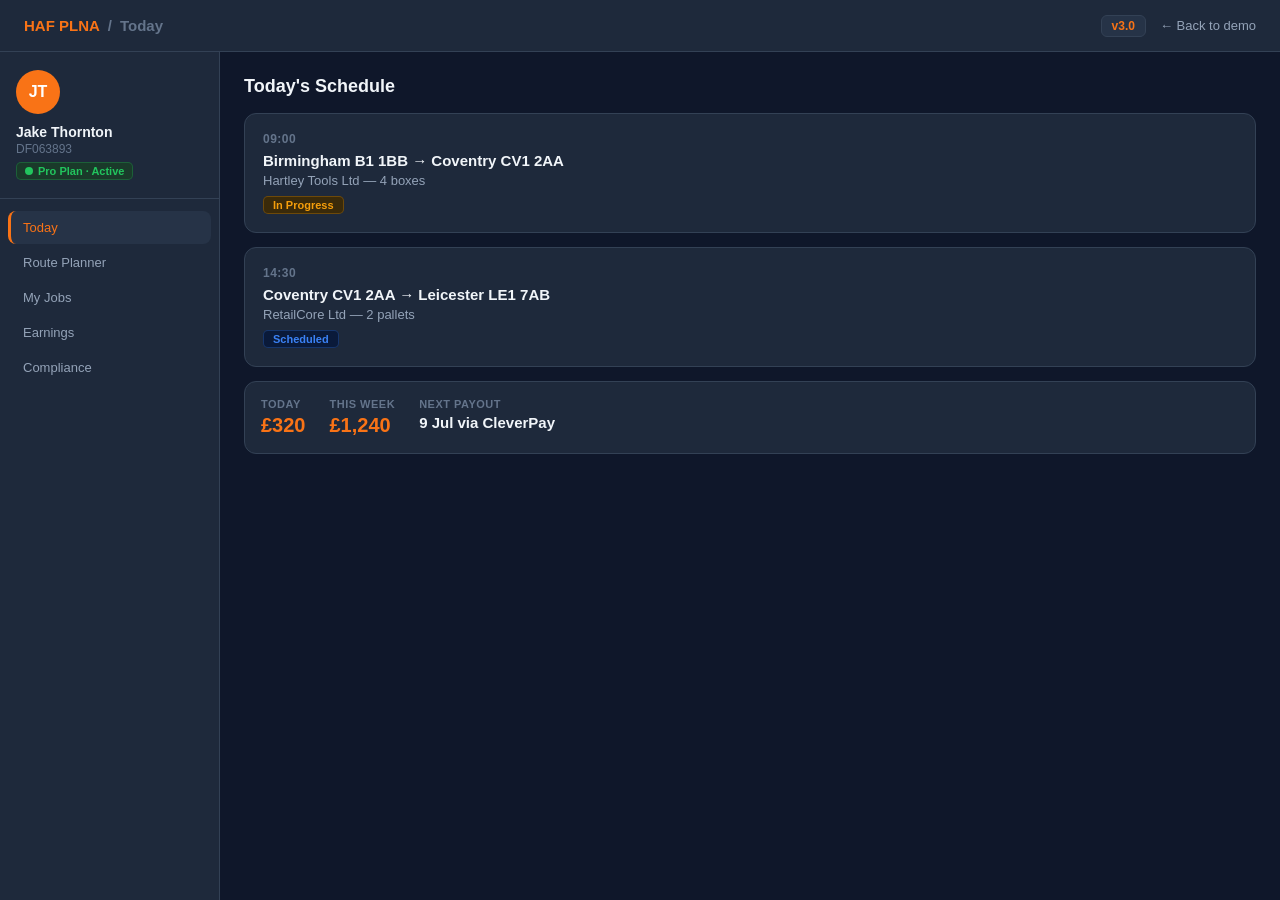
<file: driver.html>
<!DOCTYPE html><html lang="en"><head><meta charset="UTF-8"><meta name="viewport" content="width=device-width,initial-scale=1"><title>PLNA — Driver Dashboard</title><style>
*{margin:0;padding:0;box-sizing:border-box}
:root{--bg:#0F172A;--panel:#1E293B;--panel2:#263347;--line:#334155;--orange:#F97316;--green:#22C55E;--red:#EF4444;--amber:#F59E0B;--blue:#3B82F6;--purple:#8B5CF6;--text:#F1F5F9;--muted:#94A3B8;--sub:#64748B;--r:12px;--rsm:8px}
body{background:var(--bg);color:var(--text);font-family:-apple-system,BlinkMacSystemFont,'Inter','Segoe UI',sans-serif;display:flex;flex-direction:column;height:100vh;overflow:hidden}
.topbar{background:var(--panel);border-bottom:1px solid var(--line);padding:0 24px;height:52px;display:flex;align-items:center;justify-content:space-between;flex-shrink:0}
.topbar-left{display:flex;align-items:center;gap:8px;font-weight:700;font-size:15px}
.topbar-left span{color:var(--sub)}
.topbar-left b{color:var(--orange)}
.topbar-right{display:flex;align-items:center;gap:14px}
.vchip{background:var(--panel2);color:var(--orange);border:1px solid var(--line);border-radius:6px;padding:3px 10px;font-size:12px;font-weight:700}
.back{color:var(--muted);font-size:13px;text-decoration:none}
.back:hover{color:var(--orange)}
.layout{display:flex;flex:1;overflow:hidden}
.sidebar{width:220px;background:var(--panel);border-right:1px solid var(--line);display:flex;flex-direction:column;flex-shrink:0;overflow-y:auto}
.acct-box{padding:18px 16px;border-bottom:1px solid var(--line)}
.avatar{width:44px;height:44px;border-radius:50%;background:var(--orange);display:flex;align-items:center;justify-content:center;font-weight:800;font-size:16px;color:#fff;margin-bottom:10px}
.acct-name{font-weight:700;font-size:14px}
.acct-id{color:var(--sub);font-size:12px;margin-top:2px}
.badge{display:inline-block;background:#1a3a2a;color:var(--green);border:1px solid #22c55e44;border-radius:5px;padding:2px 8px;font-size:11px;font-weight:700;margin-top:6px}
.dot{display:inline-block;width:8px;height:8px;border-radius:50%;background:var(--green);margin-right:5px}
.nav{padding:12px 8px;flex:1}
.nb{width:100%;background:none;border:none;color:var(--muted);text-align:left;padding:9px 12px;border-radius:8px;font-size:13px;font-weight:500;cursor:pointer;border-left:3px solid transparent;margin-bottom:2px}
.nb:hover{background:var(--panel2);color:var(--text)}
.nb.active{border-left-color:var(--orange);color:var(--orange);background:var(--panel2)}
.main{flex:1;overflow-y:auto;padding:24px}
.panel{display:none}.panel.active{display:block}
h2{font-size:18px;font-weight:700;margin-bottom:16px}
.card{background:var(--panel);border:1px solid var(--line);border-radius:var(--r);padding:18px;margin-bottom:14px}
.job-time{font-size:12px;color:var(--sub);margin-bottom:6px;font-weight:600;letter-spacing:.5px}
.job-route{font-size:15px;font-weight:700;margin-bottom:4px}
.job-detail{font-size:13px;color:var(--muted)}
.status-chip{display:inline-block;border-radius:5px;padding:2px 9px;font-size:11px;font-weight:700;margin-top:8px}
.s-amber{background:#3a2a0a;color:var(--amber);border:1px solid #f59e0b44}
.s-blue{background:#0a1a3a;color:var(--blue);border:1px solid #3b82f644}
.s-green{background:#0a2a1a;color:var(--green);border:1px solid #22c55e44}
.earn-bar{background:var(--panel);border:1px solid var(--line);border-radius:var(--r);padding:16px;display:flex;gap:24px;margin-bottom:20px}
.earn-item label{font-size:11px;color:var(--sub);display:block;margin-bottom:4px;font-weight:600;letter-spacing:.5px;text-transform:uppercase}
.earn-item .val{font-size:20px;font-weight:800;color:var(--orange)}
.earn-item .val.sm{font-size:15px;color:var(--text)}
.route-card{background:var(--panel);border:1px solid var(--line);border-radius:var(--r);padding:18px;margin-bottom:14px}
.route-title{font-weight:700;font-size:16px;margin-bottom:8px}
.route-meta{display:flex;gap:20px;margin-bottom:6px}
.route-meta span{font-size:13px;color:var(--muted)}
.route-meta b{color:var(--text)}
.match-card{background:var(--panel2);border:1px solid var(--orange);border-radius:var(--r);padding:16px}
.match-title{font-size:13px;font-weight:700;color:var(--orange);margin-bottom:8px}
.match-detail{font-size:13px;color:var(--muted);margin-bottom:12px}
.btn{background:var(--orange);color:#fff;border:none;border-radius:8px;padding:8px 18px;font-size:13px;font-weight:700;cursor:pointer}
.btn:hover{background:#EA6C0A}
.btn-outline{background:none;color:var(--muted);border:1px solid var(--line);border-radius:8px;padding:8px 18px;font-size:13px;font-weight:600;cursor:pointer;margin-left:8px}
table{width:100%;border-collapse:collapse;font-size:13px}
th{text-align:left;color:var(--sub);font-size:11px;font-weight:700;letter-spacing:.5px;text-transform:uppercase;padding:8px 12px;border-bottom:1px solid var(--line)}
td{padding:10px 12px;border-bottom:1px solid #1e293b88;color:var(--text)}
tr:last-child td{border-bottom:none}
.stat-row{display:flex;gap:14px;margin-bottom:20px}
.stat-card{background:var(--panel);border:1px solid var(--line);border-radius:var(--r);padding:16px;flex:1}
.stat-card label{font-size:11px;color:var(--sub);display:block;margin-bottom:6px;text-transform:uppercase;letter-spacing:.5px;font-weight:600}
.stat-card .val{font-size:22px;font-weight:800;color:var(--orange)}
.comp-row{display:flex;justify-content:space-between;align-items:center;padding:10px 0;border-bottom:1px solid var(--line)}
.comp-row:last-child{border-bottom:none}
.comp-label{font-size:14px;font-weight:600}
.comp-sub{font-size:12px;color:var(--sub);margin-top:2px}
.comp-status{font-size:13px;font-weight:700}
.cs-green{color:var(--green)}
</style></head><body>
<div class="topbar">
<div class="topbar-left"><b>HAF PLNA</b><span>/</span><span id="tabtitle">Today</span></div>
<div class="topbar-right"><span class="vchip">v3.0</span><a class="back" href="index.html">← Back to demo</a></div>
</div>
<div class="layout">
<div class="sidebar">
<div class="acct-box">
<div class="avatar">JT</div>
<div class="acct-name">Jake Thornton</div>
<div class="acct-id">DF063893</div>
<div class="badge"><span class="dot"></span>Pro Plan · Active</div>
</div>
<div class="nav">
<button class="nb active" onclick="show('today','Today',this)">Today</button>
<button class="nb" onclick="show('route','Route Planner',this)">Route Planner</button>
<button class="nb" onclick="show('jobs','My Jobs',this)">My Jobs</button>
<button class="nb" onclick="show('earn','Earnings',this)">Earnings</button>
<button class="nb" onclick="show('comp','Compliance',this)">Compliance</button>
</div>
</div>
<div class="main">
<div id="today" class="panel active">
<h2>Today's Schedule</h2>
<div class="card">
<div class="job-time">09:00</div>
<div class="job-route">Birmingham B1 1BB → Coventry CV1 2AA</div>
 <div class="job-detail">Hartley Tools Ltd — 4 boxes</div>
<div class="status-chip s-amber">In Progress</div>
</div>
<div class="card">
<div class="job-time">14:30</div>
<div class="job-route">Coventry CV1 2AA → Leicester LE1 7AB</div>
 <div class="job-detail">RetailCore Ltd — 2 pallets</div>
 <div class="status-chip s-blue">Scheduled</div>
</div>
<div class="earn-bar">
<div class="earn-item"><label>Today</label><div class="val">£320</div></div>
<div class="earn-item"><label>This Week</label><div class="val">£1,240</div></div>
<div class="earn-item"><label>Next Payout</label><div class="val sm">9 Jul via CleverPay</div></div>
</div>
</div>
<div id="route" class="panel">
<h2>Route Planner</h2>
<div class="route-card">
<div class="route-title">Birmingham → Sheffield</div>
<div class="route-meta"><span>Via <b>M1</b></span><span><b>92 miles</b></span><span>Est. <b>1h 45m</b></span></div>
<div class="status-chip s-amber">Active Route</div>
</div>
<div class="match-card">
<div class="match-title">Return Load Available</div>
 <div class="match-detail">Sheffield → Birmingham · 3 pallets · Offered: <b style="color:#F1F5F9">£280</b></div>
<button class="btn">Accept</button><button class="btn-outline">Decline</button>
</div>
</div>
<div id="jobs" class="panel">
<h2>My Jobs</h2>
<div class="card" style="padding:0;overflow:hidden">
<table>
<tr><th>Date</th><th>Customer</th><th>Route</th><th>Dist</th><th>Pay</th><th>Status</th></tr>
<tr><td>07 Jul</td><td>Hartley Tools</td><td>Bham → Cov</td><td>34mi</td><td>£180</td><td><span class="status-chip s-blue">Scheduled</span></td></tr>
<tr><td>06 Jul</td><td>RetailCore</td><td>Cov → Leicester</td><td>24mi</td><td>£140</td><td><span class="status-chip s-green">Completed</span></td></tr>
<tr><td>05 Jul</td><td>Global Freight Co</td><td>Bham → Leeds</td><td>112mi</td><td>£380</td><td><span class="status-chip s-green">Completed</span></td></tr>
</table>
</div>
</div>
<div id="earn" class="panel">
<h2>Earnings</h2>
<div class="stat-row">
<div class="stat-card"><label>This Week</label><div class="val">£1,240</div></div>
<div class="stat-card"><label>Month to Date</label><div class="val">£3,_�m0</div></div>
<div class="stat-card"><label>Next CleverPay</label><div class="val" style="font-size:15px;color:var(--text)">9 Jul · £1,240</div></div>
</div>
<div class="card" style="padding:0;overflow:hidden">
<table>
<tr><th>Date</th><th>
				Reference</th><th>Amount</th><th>Status</th></tr>
<tr><td>25 Jun</td><td>CPY-2506-001</td><td>£1,180</td><td><span class="status-chip s-green">Paid</span></td></tr>
<tr><td>18 Jun</td><td>CPY-2506-002</td><td>£940</td><td><span class="status-chip s-green">Paid</span></td></tr>
<tr><td>11 Jun</td><td>CPY-2106-003</td><td>£1,060</td><td><span class="status-chip s-green">Paid</span></td></tr>
</table>
</div>
</div>
<div id="comp" class="panel">
<h2>Compliance</h2>
<div class="card">
<div class="comp-row">
<div><div class="comp-label">Driving Licence</div><div class="comp-sub">Full UK · Expires 2028-11-30</div></div>
<div class="comp-status cs-green">Active ✓</div>
</div>
<div class="comp-row">
<div><div class="comp-label">Insurance</div><div class="comp-sub">Commercial Vehicle · Expires 2027-03-15</div></div>
<div class="comp-status cs-green">Active ✓</div>
</div>
<div class="comp-row">
<div><div class="comp-label">CleverPay Status</div><div class="comp-sub">Bank verified · Payments enabled</div></div>
<div class="comp-status cs-green">Active ✓</div>
</div>
<div class="comp-row">
<div><div class="comp-label">OTIS DBS Check</div><div class="comp-sub">Enhanced · Completed 2024-01-10</div></div>
<div class="comp-status cs-green">Cleared ✓</div>
</div>
</div>
</div>
</div>
</div>
<script>
function show(id,label,btn){
var panels=document.querySelectorAll('.panel');
for(var i=0;i<panels.length;i++)panels[i].classList.remove('active');
document.getElementById(id).classList.add('active');
document.getElementById('tabtitle').textContent=label;
var btns=document.querySelectorAll('.nb');
for(var j=0;j<btns.length;j++)btns[j].classList.remove('active');
btn.classList.add('active');
}
</script>
</body></html>
</file>
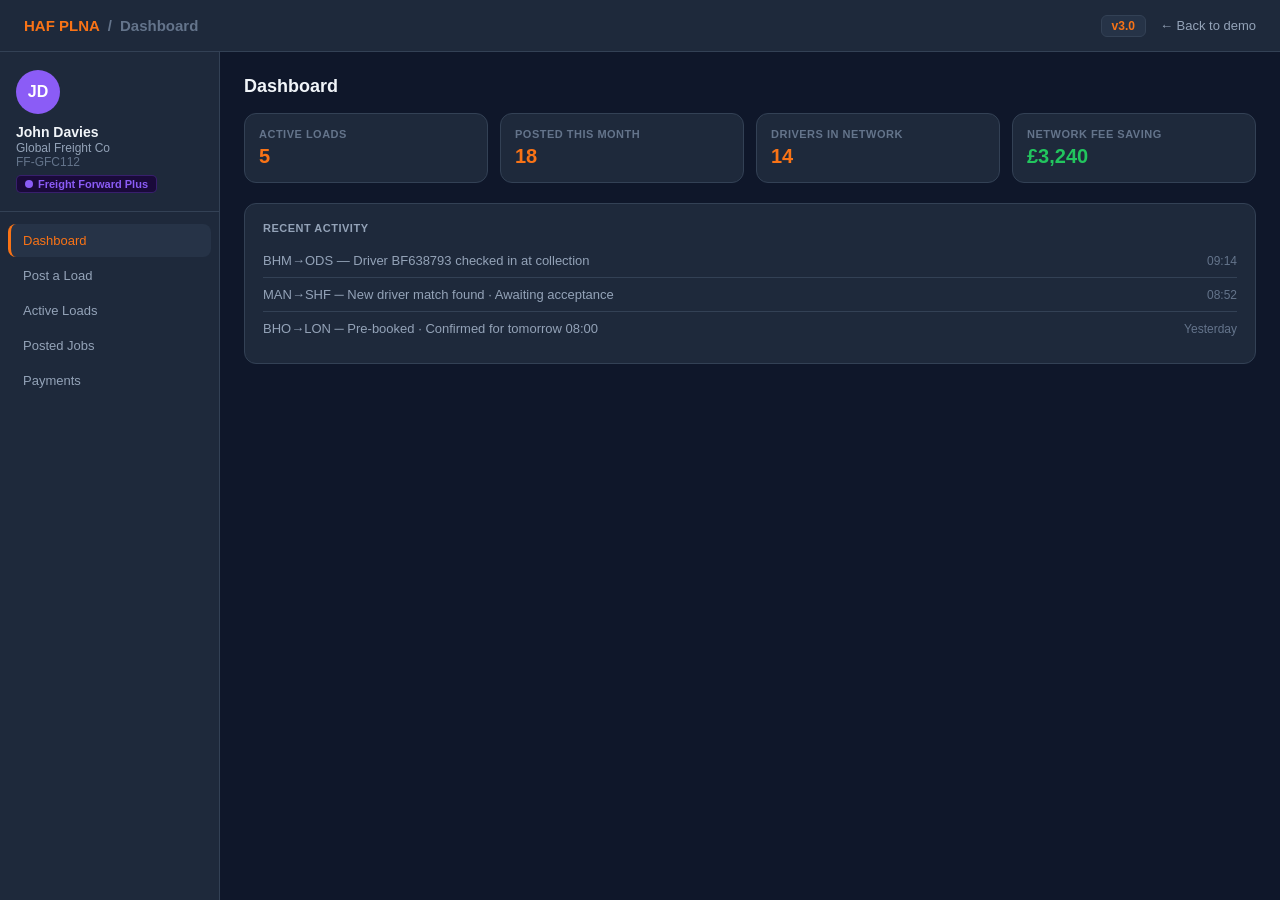
<file: freight.html>
<!DOCTYPE html><html lang="en"><head><meta charset="UTF-8"><meta name="viewport" content="width=device-width,initial-scale=1"><title>PLNA — Freight Forwarder</title><style>
*{margin:0;padding:0;box-sizing:border-box}
:root{--bg:#0F172A;--panel:#1E293B;--panel2:#263347;--line:#334155;--orange:#F97316;--green:#22C55E;--red:#EF4444;--amber:#F59E0B;--blue:#3B82F6;--purple:#8B5CF6;--text:#F1F5F9;--muted:#94A3B8;--sub:#64748B;--r:12px}
body{background:var(--bg);color:var(--text);font-family:-apple-system,BlinkMacSystemFont,'Inter','Segoe UI',sans-serif;display:flex;flex-direction:column;height:100vh;overflow:hidden}
.topbar{background:var(--panel);border-bottom:1px solid var(--line);padding:0 24px;height:52px;display:flex;align-items:center;justify-content:space-between;flex-shrink:0}
.topbar-left{display:flex;align-items:center;gap:8px;font-weight:700;font-size:15px}
.topbar-left span{color:var(--sub)}.topbar-left b{color:var(--orange)}
.topbar-right{display:flex;align-items:center;gap:14px}
.vchip{background:var(--panel2);color:var(--orange);border:1px solid var(--line);border-radius:6px;padding:3px 10px;font-size:12px;font-weight:700}
.back{color:var(--muted);font-size:13px;text-decoration:none}.back:hover{color:var(--orange)}
.layout{display:flex;flex:1;overflow:hidden}
.sidebar{width:220px;background:var(--panel);border-right:1px solid var(--line);display:flex;flex-direction:column;flex-shrink:0}
.acct-box{padding:18px 16px;border-bottom:1px solid var(--line)}
.avatar{width:44px;height:44px;border-radius:50%;background:var(--purple);display:flex;align-items:center;justify-content:center;font-weight:800;font-size:16px;color:#fff;margin-bottom:10px}
.acct-name{font-weight:700;font-size:14px}.acct-company{color:var(--muted);font-size:12px;margin-top:1px}.acct-id{color:var(--sub);font-size:12px}
.badge{display:inline-block;background:#1a0a3a;color:var(--purple);border:1px solid #8b5cf644;border-radius:5px;padding:2px 8px;font-size:11px;font-weight:700;margin-top:6px}
.dot{display:inline-block;width:8px;height:8px;border-radius:50%;background:var(--purple);margin-right:5px}
.nav{padding:12px 8px}
.nb{width:100%;background:none;border:none;color:var(--muted);text-align:left;padding:9px 12px;border-radius:8px;font-size:13px;font-weight:500;cursor:pointer;border-left:3px solid transparent;margin-bottom:2px}
.nb:hover{background:var(--panel2);color:var(--text)}.nb.active{border-left-color:var(--orange);color:var(--orange);background:var(--panel2)}
.main{flex:1;overflow-y:auto;padding:24px}
.panel{display:none}.panel.active{display:block}
h2{font-size:18px;font-weight:700;margin-bottom:16px}
.card{background:var(--panel);border:1px solid var(--line);border-radius:var(--r);padding:18px;margin-bottom:14px}
.stat-row{display:flex;gap:12px;margin-bottom:20px;flex-wrap:wrap}
.stat-card{background:var(--panel);border:1px solid var(--line);border-radius:var(--r);padding:14px;flex:1;min-width:120px}
.stat-card label{font-size:11px;color:var(--sub);display:block;margin-bottom:5px;text-transform:uppercase;letter-spacing:.5px;font-weight:600}
.stat-card .val{font-size:20px;font-weight:800;color:var(--orange)}
.status-chip{display:inline-block;border-radius:5px;padding:2px 9px;font-size:11px;font-weight:700}
.s-green{background:#0a2a1a;color:var(--green);border:1px solid #22c55e44}
.s-amber{background:#3a2a0a;color:var(--amber);border:1px solid #f59e0b44}
.s-blue{background:#0a1a3a;color:var(--blue);border:1px solid #3b82f644}
.s-orange{background:#3a1a0a;color:var(--orange);border:1px solid #f9731644}
table{width:100%;border-collapse:collapse;font-size:13px}
th{text-align:left;color:var(--sub);font-size:11px;font-weight:700;letter-spacing:.5px;text-transform:uppercase;padding:8px 12px;border-bottom:1px solid var(--line)}
td{padding:10px 12px;border-bottom:1px solid #1e293b88;color:var(--text)}
tr:last-child td{border-bottom:none}
label.fl{display:block;font-size:12px;font-weight:600;color:var(--sub);margin-bottom:5px;margin-top:12px;text-transform:uppercase;letter-spacing:.4px}
label.fl:first-child{margin-top:0}
input,select{width:100%;background:var(--panel2);border:1px solid var(--line);border-radius:8px;color:var(--text);padding:9px 12px;font-size:13px;outline:none}
input:focus,select:focus{border-color:var(--orange)}
.form-row{display:flex;gap:12px}
.form-row>div{flex:1}
.btn{background:var(--orange);color:#fff;border:none;border-radius:8px;padding:10px 20px;font-size:14px;font-weight:700;cursor:pointer;margin-top:14px}
.btn:hover{background:#EA6C0A}
.ff-note{background:var(--panel2);border:1px solid var(--purple);border-radius:8px;padding:10px 14px;font-size:12px;color:var(--purple);margin-top:12px}
.load-card{background:var(--panel);border:1px solid var(--line);border-radius:var(--r);padding:16px;margin-bottom:12px}
.load-route{font-size:16px;font-weight:700;margin-bottom:6px}
.load-meta{font-size:13px;color:var(--muted);margin-bottom:8px}
.load-driver{font-size:12px;color:var(--sub);margin-bottom:8px}
.activity-row{display:flex;justify-content:space-between;align-items:center;padding:9px 0;border-bottom:1px solid var(--line);font-size:13px}
.activity-row:last-child{border-bottom:none}
.activity-label{color:var(--muted)}.activity-time{color:var(--sub);font-size:12px}
.settle-card{background:var(--panel2);border:1px solid var(--purple);border-radius:var(--r);padding:18px;margin-bottom:14px}
.settle-label{font-size:11px;color:var(--sub);text-transform:uppercase;letter-spacing:.5px;font-weight:600;margin-bottom:4px}
.settle-val{font-size:26px;font-weight:800;color:var(--orange)}
.settle-sub{font-size:13px;color:var(--muted);margin-top:4px}
.info-row{display:flex;justify-content:space-between;padding:8px 0;border-bottom:1px solid var(--line);font-size:13px}
.info-row:last-child{border-bottom:none}
.info-label{color:var(--muted)}.info-val{font-weight:600}
</style></head><body>
<div class="topbar">
<div class="topbar-left"><b>HAF PLNA</b><span>/</span><span id="tabtitle">Dashboard</span></div>
<div class="topbar-right"><span class="vchip">v3.0</span><a class="back" href="index.html">← Back to demo</a></div>
</div>
<div class="layout">
<div class="sidebar">
<div class="acct-box">
<div class="avatar">JD</div>
<div class="acct-name">John Davies</div>
<div class="acct-company">Global Freight Co</div>
<div class="acct-id">FF-GFC112</div>
<div class="badge"><span class="dot"></span>Freight Forward Plus</div>
</div>
<div class="nav">
<button class="nb active" onclick="show('dash','Dashboard',this)">Dashboard</button>
<button class="nb" onclick="show(post','Post a Load',this)">Post a Load</button>
<button class="nb" onclick="show('active','Active Loads',this)">Active Loads</span></button>
<button class="nb" onclick="show('posted','Posted Jobs',this)">Posted Jobs</button>
<button class="nb" onclick="show(pay','Payments',this)">Payments</button>
</div>
</div>
<div class="main">
<div id="dash" class="panel active">
<h2>Dashboard</h2>
<div class="stat-row">
<div class="stat-card"><label>Active Loads</label><div class="val">5</div></div>
<div class="stat-card"><label>Posted This Month</label><div class="val">18</div></div>
<div class="stat-card"><label>Drivers in Network</label><div class="val">14</div></div>
<div class="stat-card"><label>Network Fee Saving</label><div class="val" style="color:var(--green)">£3,240</div></div>
</div>
<div class="card">
<div style="font-size:13px;font-weight:700;margin-bottom:10px;color:var(--muted);text-transform:uppercase;letter-spacing:.5px;font-size:11px">Recent Activity</div>
<div class="activity-row"><span class="activity-label">BHM→ODS — Driver BF638793 checked in at collection</span><span class="activity-time">09:14</span></div>
<div class="activity-row"><span class="activity-label">MAN→SHF ─ New driver match found · Awaiting acceptance</span><span class="activity-time">08:52</span></div>
<div class="activity-row"><span class="activity-label">BHO→LON ─ Pre-booked · Confirmed for tomorrow 08:00</span><span class="activity-time">Yesterday</span></div>
</div>
</div>
<div id="post" class="panel">
<h2>Post a Load</h2>
<div class="card">
<div class="form-row">
<div><label class="fl">Collection Postcode</label><input type="text" placeholder="e.g. B1 1BB"></div>
<div><label class="fl">Delivery Postcode</label><input type="text" placeholder="e.g. LS1 4DT"></div>
</div>
<label class="fl">Collection Date</label>
<input type="date">
<label class="fl">Cargo Type</label>
<select><option>General Freight</option><option>Palletised</option><option>Full Load</option><option>Part Load</option><option>Hazardous</option></select>
<div class="form-row">
<div><label class="fl">Weight (kg)</label><input type="number" placeholder="e.g. 1200"></div>
<div><label class="fl">Declared Value (£E</label><input type="number" placeholder="e.g. 8000"></div>
</div>
<label class="fl">Offered Rate (£E</label>
<input type="number" placeholder="e.g. 320">
<button class="btn">Post to Network →</button>
</div>
<div class="ff-note">FF Plus tier active — 12% network fee reduction applied to all posted loads</div>
</div>
<div id="active" class="panel">
<h2>Active Loads</h2>
<div class="load-card">
<div class="load-route">BHM → LDS</div>
<div class="load-meta">4 pallets · 1,200kg · £380</div>
<div class="load-driver">Driver: BF638793 · Checked in at collection 09:14</div>
<span class="status-chip s-amber">In Transit</span>
</div>
<div class="load-card">
<div class="load-route">MAN → SHF</div>
<div class="load-meta">Full load · 4,200kg · £520</div>
<div class="load-driver">Matching in progress — 3 drivers notified</div>
<span class="status-chip s-orange">Matching</span>
</div>
<div class="load-card">
<div class="load-route">BHM → LON</div>
<div class="load-meta">Part load · 800kg · £290</div>
<div class="load-driver">Pre-booked · Tomorrow 08:00 · Driver TBA</div>
<span class="status-chip s-blue">Scheduled</span>
</div>
</div>
<div id="posted" class="panel">
<h2>Posted Jobs</h2>
<div class="card" style="padding:0;overflow:hidden">
<table>
<tr><th>Load ID</th><th>Route</th><th>Posted</th><th>Driver</th><th>Value</th><th>Status</th></tr>
<tr><td>LD-7841</td><td>BHO→LDS</td><td>06 Jul</td><td>BF638793</td><td>£380</td><td><span class="status-chip s-amber">In Transit</span></td></tr>
<tr><td>LD-7840</td><td>MAN→SHF</td><td>06 Jul</td><td>Matching</td><td>£520</td><td><span class="status-chip s-orange">Matching</span></td></tr>
<tr><td>LD-7839</td><td>BHM→L→ON</td><td>05 Jul</td><td>TBA</td><td>£290</td><td><span class="status-chip s-blue">Scheduled</span></td></tr>
<tr><td>LD-7830</td><td>LDSt→MAN</td><td>04 Jul</td><td>DF063893</td><td>£310</td><td><span class="status-chip s-green">Delivered</span></td></tr>
<tr><td>LD-7821</td><td>SHF→BHM</td><td>03 Jul</td><td>BF298041</td><td>£260</td><td><span class="status-chip s-green">Delivered</span></td></tr>
</table>
</div>
</div>
<div id="pay" class="panel">
<h2>Payments</h2>
<div class="settle-card">
<div class="settle-label">This Month — Posted Value</div>
<div class="settle-val">£18,320</div>
<div class="settle-sub">Network fees: £1,841 (10% FF Plus rate) · Standard rate 11.4%</div>
</div>
<div class="card">
<div class="info-row"><span class="info-label">Next Settlement Date</span><span class="info-val">15 Jul 2026</span></div>
<div class="info-row"><span class="info-label">Settlement Amount</span><span class="info-val" style="color:var(--orange)">£2,340</span></div>
<div class="info-row"><span class="info-label">Settlement Method</span><span class="info-val">CleverPay Direct</span></div>
<div class="info-row"><span class="info-label">FF Plus Tier Saving (MTD)</span><span class="info-val" style="color:var(--green)">£264</span></div>
</div>
</div>
</div>
</div>
</div>
<script>
function show(id,label,btn){
var panels=document.querySelectorAll('.panel');
for(var i=0;i<panels.length;i++)panels[i].classList.remove('active');
document.getElementById(id).classList.add('active');
document.getElementById('tabtitle').textContent=label;
var btns=document.querySelectorAll('.nb');
for(var j=0;j<btns.length;j++)btns[j].classList.remove('active');
btn.classList.add('active');
}
</script>
</body></html>
</file>
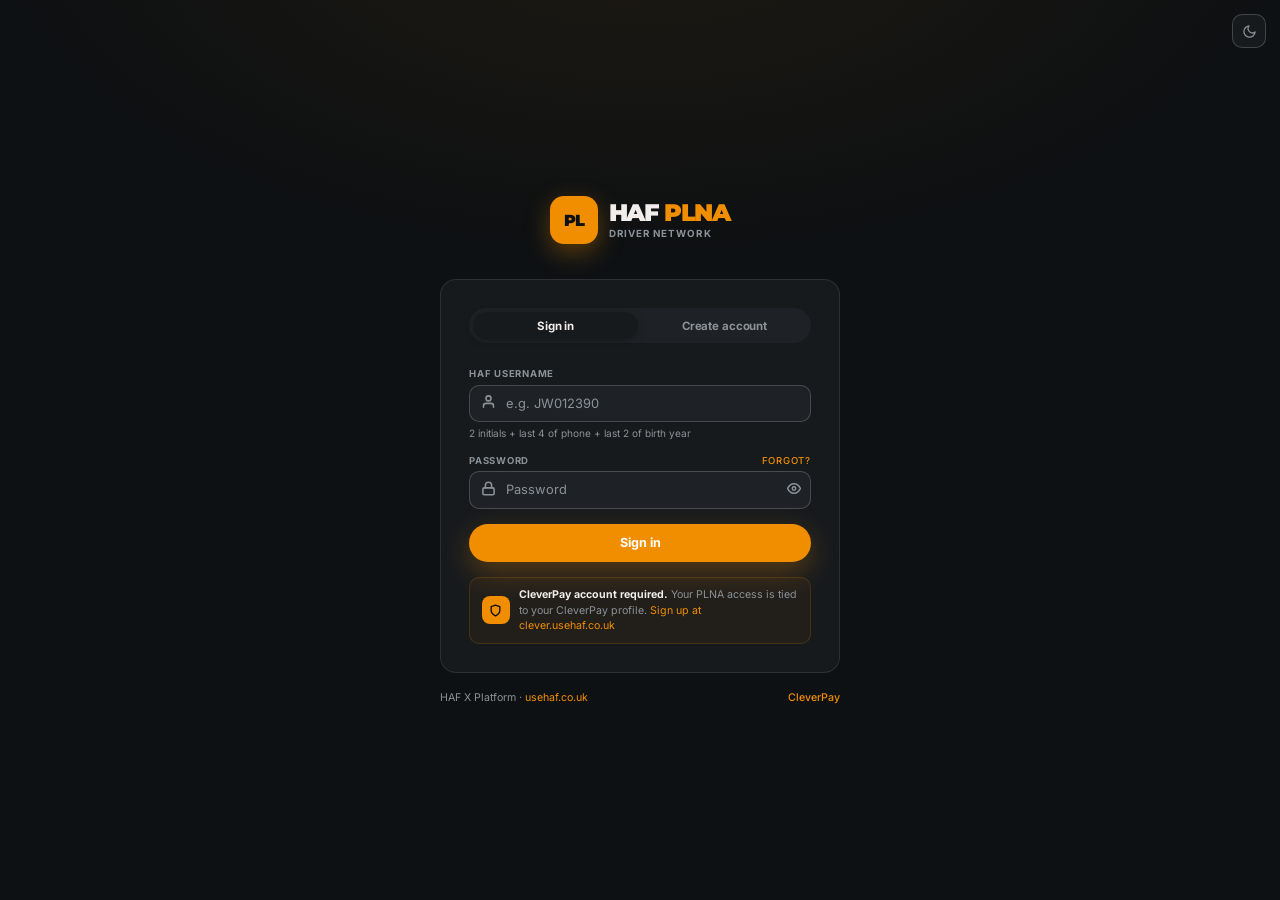
<file: login.html>
<!DOCTYPE html>
<html lang="en" data-theme="dark">
<head>
<meta charset="UTF-8">
<meta name="viewport" content="width=device-width, initial-scale=1.0">
<meta http-equiv="Cache-Control" content="no-cache, no-store, must-revalidate">
<meta http-equiv="Pragma" content="no-cache">
<meta http-equiv="Expires" content="0">
<title>HAF PLNA — Sign in</title>
<link rel="preconnect" href="https://fonts.googleapis.com">
<link rel="preconnect" href="https://fonts.gstatic.com" crossorigin>
<link href="https://fonts.googleapis.com/css2?family=Inter:wght@400;500;600;700&family=Montserrat:wght@700;800;900&display=swap" rel="stylesheet">
<style>
:root{--orange:#f18e00;--orange-2:#ffb347;--bg:#0e1113;--panel:#171a1d;--panel-2:#1e2226;--text:#f0edea;--muted:#8a9298;--line:rgba(240,237,234,.10);--line-strong:rgba(240,237,234,.20);--btn-shadow:0 10px 28px rgba(241,142,0,.30);--radius-sm:16px;--radius-xs:10px;--pill:999px;--font:"Inter","Avenir Next",Arial,sans-serif;--display:"Montserrat","Inter",Arial,sans-serif;}
[data-theme="light"]{--bg:#f4f2ef;--panel:#ffffff;--panel-2:#eceae6;--text:#1a1e22;--muted:#6b7580;--line:rgba(26,30,34,.10);--line-strong:rgba(26,30,34,.20);}
*,*::before,*::after{box-sizing:border-box;margin:0;padding:0}
html{font-size:14px;}
html,body{height:100%;font-family:var(--font);background:var(--bg);color:var(--text);-webkit-font-smoothing:antialiased;-moz-osx-font-smoothing:grayscale;text-rendering:optimizeLegibility;font-feature-settings:"kern" 1,"liga" 1,"calt" 1;}
input,button{font-family:inherit;font-size:inherit;color:inherit;border:none;outline:none;background:none;cursor:pointer;}
a{color:var(--orange);text-decoration:none;}

.page{min-height:100vh;display:flex;flex-direction:column;align-items:center;justify-content:center;padding:1.5rem;}

/* Background grain */
.page::before{content:'';position:fixed;inset:0;background:radial-gradient(ellipse 80% 60% at 50% -10%,rgba(241,142,0,.07) 0%,transparent 65%);pointer-events:none;z-index:0;}

.card{width:100%;max-width:400px;position:relative;z-index:1;}

.brand{display:flex;align-items:center;justify-content:center;gap:.75rem;margin-bottom:2.5rem;}
.brand-mark{width:48px;height:48px;background:var(--orange);border-radius:14px;display:flex;align-items:center;justify-content:center;font-family:var(--display);font-weight:900;font-size:1.15rem;color:#0e1113;letter-spacing:-.05em;box-shadow:0 8px 24px rgba(241,142,0,.35);}
.brand-name{font-family:var(--display);font-weight:900;font-size:1.7rem;letter-spacing:-.05em;color:var(--text);line-height:1;}
.brand-name span{color:var(--orange);}
.brand-sub{font-size:.7rem;font-weight:700;letter-spacing:.11em;text-transform:uppercase;color:var(--muted);margin-top:.18rem;}

.panel{background:var(--panel);border:1px solid var(--line);border-radius:var(--radius-sm);padding:2rem;}

.panel-tabs{display:flex;gap:.3rem;background:var(--panel-2);border-radius:var(--pill);padding:.3rem;margin-bottom:1.8rem;}
.panel-tab{flex:1;text-align:center;padding:.45rem;border-radius:var(--pill);font-size:.82rem;font-weight:700;letter-spacing:-.01em;color:var(--muted);transition:all .15s;cursor:pointer;}
.panel-tab.active{background:var(--panel);color:var(--text);box-shadow:0 2px 8px rgba(0,0,0,.22);}

.form-group{margin-bottom:1.1rem;}
.form-label{font-size:.68rem;font-weight:700;letter-spacing:.08em;text-transform:uppercase;color:var(--muted);margin-bottom:.4rem;display:block;}
.form-input-wrap{position:relative;}
.form-input{width:100%;background:var(--panel-2);border:1px solid var(--line-strong);border-radius:var(--radius-xs);padding:.72rem 1rem;font-size:.92rem;color:var(--text);transition:border-color .15s,box-shadow .15s;}
.form-input::placeholder{color:var(--muted);font-weight:400;}
.form-input:focus{border-color:rgba(241,142,0,.55);box-shadow:0 0 0 3px rgba(241,142,0,.10);outline:none;}
.form-input.has-icon{padding-left:2.6rem;}
.form-input-icon{position:absolute;left:.85rem;top:50%;transform:translateY(-50%);color:var(--muted);pointer-events:none;}
.form-input-action{position:absolute;right:.75rem;top:50%;transform:translateY(-50%);color:var(--muted);transition:color .14s;}
.form-input-action:hover{color:var(--text);}
.form-hint{font-size:.72rem;color:var(--muted);margin-top:.38rem;}

.btn-full{width:100%;padding:.82rem 1rem;border-radius:var(--pill);font-size:.9rem;font-weight:700;text-align:center;transition:opacity .15s,transform .1s,box-shadow .15s;}
.btn-full:active{transform:scale(.97);}
.btn-primary{background:var(--orange);color:#fff;box-shadow:var(--btn-shadow);}
.btn-primary:hover{opacity:.88;}
.btn-ghost{background:var(--panel-2);border:1px solid var(--line-strong);color:var(--text);}
.btn-ghost:hover{border-color:rgba(241,142,0,.4);}

.divider{display:flex;align-items:center;gap:.75rem;margin:1.25rem 0;}
.divider::before,.divider::after{content:'';flex:1;height:1px;background:var(--line-strong);}
.divider-text{font-size:.72rem;color:var(--muted);font-weight:500;white-space:nowrap;}

.error-banner{background:rgba(180,72,63,.12);border:1px solid rgba(180,72,63,.30);border-radius:var(--radius-xs);padding:.65rem .9rem;font-size:.82rem;color:#e07068;margin-bottom:1.1rem;display:none;}
.error-banner.show{display:block;}

.success-banner{background:rgba(62,117,80,.12);border:1px solid rgba(62,117,80,.28);border-radius:var(--radius-xs);padding:.65rem .9rem;font-size:.82rem;color:#5db87a;margin-bottom:1.1rem;display:none;}
.success-banner.show{display:block;}

.chip{display:inline-flex;align-items:center;gap:.3rem;padding:.22rem .65rem;border-radius:var(--pill);font-size:.7rem;font-weight:600;letter-spacing:.04em;}
.chip-ok{background:rgba(62,117,80,.13);color:#5db87a;border:1px solid rgba(62,117,80,.28);}

.footer-links{display:flex;justify-content:space-between;align-items:center;margin-top:1.3rem;font-size:.76rem;color:var(--muted);flex-wrap:wrap;gap:.5rem;}
.footer-link{color:var(--orange);font-weight:500;transition:opacity .14s;}
.footer-link:hover{opacity:.75;}

.theme-btn{position:fixed;top:1rem;right:1rem;width:34px;height:34px;border-radius:var(--radius-xs);background:var(--panel);border:1px solid var(--line-strong);display:flex;align-items:center;justify-content:center;color:var(--muted);z-index:10;transition:color .14s;}
.theme-btn:hover{color:var(--text);}

.clever-row{display:flex;align-items:center;gap:.65rem;background:rgba(241,142,0,.05);border:1px solid rgba(241,142,0,.16);border-radius:var(--radius-xs);padding:.65rem .85rem;margin-top:1.1rem;}
.clever-icon{width:28px;height:28px;background:var(--orange);border-radius:8px;display:flex;align-items:center;justify-content:center;flex-shrink:0;}
.clever-text{flex:1;font-size:.76rem;color:var(--muted);line-height:1.45;}
.clever-text strong{color:var(--text);}

.view{display:none;}
.view.active{display:block;}

/* Mobile polish */
@media(max-width:480px){.panel{padding:1.5rem 1.25rem;}.brand{margin-bottom:2rem;}.brand-mark{width:40px;height:40px;font-size:1rem;border-radius:11px;}}
</style>
</head>
<body>

<button class="theme-btn" onclick="toggleTheme()">
  <svg id="themeIcon" width="15" height="15" viewBox="0 0 24 24" fill="none" stroke="currentColor" stroke-width="2" stroke-linecap="round" stroke-linejoin="round"><path d="M21 12.79A9 9 0 1 1 11.21 3 7 7 0 0 0 21 12.79z"/></svg>
</button>

<div class="page">
  <div class="card">

    <div class="brand">
      <div class="brand-mark">PL</div>
      <div><div class="brand-name">HAF <span>PLNA</span></div><div class="brand-sub">Driver Network</div></div>
    </div>

    <div class="panel">
      <div class="panel-tabs">
        <div class="panel-tab active" onclick="showView('login',this)">Sign in</div>
        <div class="panel-tab" onclick="showView('register',this)">Create account</div>
      </div>

      <!-- ── SIGN IN ── -->
      <div class="view active" id="view-login">
        <div class="error-banner" id="loginError">Incorrect username or password. Try again.</div>
        <div class="form-group">
          <label class="form-label">HAF username</label>
          <div class="form-input-wrap">
            <div class="form-input-icon"><svg width="15" height="15" viewBox="0 0 24 24" fill="none" stroke="currentColor" stroke-width="2.5" stroke-linecap="round" stroke-linejoin="round"><path d="M20 21v-2a4 4 0 0 0-4-4H8a4 4 0 0 0-4 4v2"/><circle cx="12" cy="7" r="4"/></svg></div>
            <input class="form-input has-icon" type="text" id="loginUser" placeholder="e.g. JW012390" autocomplete="username" autocapitalize="characters" maxlength="10" oninput="this.value=this.value.toUpperCase()" onkeydown="if(event.key==='Enter')doLogin()">
          </div>
          <div class="form-hint">2 initials + last 4 of phone + last 2 of birth year</div>
        </div>
        <div class="form-group">
          <label class="form-label" style="display:flex;justify-content:space-between"><span>Password</span><a href="#" class="footer-link" onclick="showView('forgot',document.querySelectorAll('.panel-tab')[1])">Forgot?</a></label>
          <div class="form-input-wrap">
            <div class="form-input-icon"><svg width="15" height="15" viewBox="0 0 24 24" fill="none" stroke="currentColor" stroke-width="2.5" stroke-linecap="round" stroke-linejoin="round"><rect x="3" y="11" width="18" height="11" rx="2" ry="2"/><path d="M7 11V7a5 5 0 0 1 10 0v4"/></svg></div>
            <input class="form-input has-icon" type="password" id="loginPass" placeholder="Password" autocomplete="current-password" onkeydown="if(event.key==='Enter')doLogin()">
            <button class="form-input-action" onclick="togglePw('loginPass',this)"><svg width="14" height="14" viewBox="0 0 24 24" fill="none" stroke="currentColor" stroke-width="2.5" stroke-linecap="round" stroke-linejoin="round"><path d="M1 12s4-8 11-8 11 8 11 8-4 8-11 8-11-8-11-8z"/><circle cx="12" cy="12" r="3"/></svg></button>
          </div>
        </div>
        <button class="btn-full btn-primary" onclick="doLogin()">Sign in</button>
        <div class="clever-row">
          <div class="clever-icon"><svg width="13" height="13" viewBox="0 0 24 24" fill="none" stroke="#0e1113" stroke-width="2.5" stroke-linecap="round" stroke-linejoin="round"><path d="M12 22s8-4 8-10V5l-8-3-8 3v7c0 6 8 10 8 10z"/></svg></div>
          <div class="clever-text"><strong>CleverPay account required.</strong> Your PLNA access is tied to your CleverPay profile. <a href="https://clever.usehaf.co.uk" target="_blank">Sign up at clever.usehaf.co.uk</a></div>
        </div>
      </div>

      <!-- ── REGISTER ── -->
      <div class="view" id="view-register">
        <div class="error-banner" id="regError"></div>
        <div class="form-group">
          <label class="form-label">Full name</label>
          <div class="form-input-wrap">
            <div class="form-input-icon"><svg width="15" height="15" viewBox="0 0 24 24" fill="none" stroke="currentColor" stroke-width="2.5" stroke-linecap="round" stroke-linejoin="round"><path d="M20 21v-2a4 4 0 0 0-4-4H8a4 4 0 0 0-4 4v2"/><circle cx="12" cy="7" r="4"/></svg></div>
            <input class="form-input has-icon" type="text" id="regName" placeholder="First and last name">
          </div>
        </div>
        <div class="form-group">
          <label class="form-label">Mobile number</label>
          <div class="form-input-wrap">
            <div class="form-input-icon"><svg width="15" height="15" viewBox="0 0 24 24" fill="none" stroke="currentColor" stroke-width="2.5" stroke-linecap="round" stroke-linejoin="round"><rect x="5" y="2" width="14" height="20" rx="2" ry="2"/><line x1="12" y1="18" x2="12.01" y2="18"/></svg></div>
            <input class="form-input has-icon" type="tel" id="regPhone" placeholder="+44 7800 000000">
          </div>
        </div>
        <div class="form-group">
          <label class="form-label">Date of birth</label>
          <input class="form-input" type="date" id="regDob">
        </div>
        <div class="form-group">
          <label class="form-label">CleverPay username</label>
          <div class="form-input-wrap">
            <div class="form-input-icon"><svg width="15" height="15" viewBox="0 0 24 24" fill="none" stroke="currentColor" stroke-width="2.5" stroke-linecap="round" stroke-linejoin="round"><path d="M12 22s8-4 8-10V5l-8-3-8 3v7c0 6 8 10 8 10z"/></svg></div>
            <input class="form-input has-icon" type="text" id="regClever" placeholder="Your HAF username from CleverPay" autocapitalize="characters" maxlength="10" oninput="this.value=this.value.toUpperCase();previewUsername()">
          </div>
          <div class="form-hint" id="usernamePreview">Enter your username above to confirm it</div>
        </div>
        <div class="form-group">
          <label class="form-label">Create password</label>
          <div class="form-input-wrap">
            <div class="form-input-icon"><svg width="15" height="15" viewBox="0 0 24 24" fill="none" stroke="currentColor" stroke-width="2.5" stroke-linecap="round" stroke-linejoin="round"><rect x="3" y="11" width="18" height="11" rx="2" ry="2"/><path d="M7 11V7a5 5 0 0 1 10 0v4"/></svg></div>
            <input class="form-input has-icon" type="password" id="regPass" placeholder="Min. 8 characters">
            <button class="form-input-action" onclick="togglePw('regPass',this)"><svg width="14" height="14" viewBox="0 0 24 24" fill="none" stroke="currentColor" stroke-width="2.5" stroke-linecap="round" stroke-linejoin="round"><path d="M1 12s4-8 11-8 11 8 11 8-4 8-11 8-11-8-11-8z"/><circle cx="12" cy="12" r="3"/></svg></button>
          </div>
        </div>
        <button class="btn-full btn-primary" onclick="doRegister()">Create my account</button>
        <div class="clever-row" style="margin-top:1.1rem">
          <div class="clever-icon"><svg width="13" height="13" viewBox="0 0 24 24" fill="none" stroke="#0e1113" stroke-width="2.5" stroke-linecap="round" stroke-linejoin="round"><path d="M12 22s8-4 8-10V5l-8-3-8 3v7c0 6 8 10 8 10z"/></svg></div>
          <div class="clever-text">No CleverPay account yet? <a href="https://clever.usehaf.co.uk" target="_blank">Create one first</a> — your PLNA username is generated there.</div>
        </div>
      </div>

      <!-- ── FORGOT ── -->
      <div class="view" id="view-forgot">
        <div class="success-banner" id="forgotSuccess">Reset link sent — check your phone or email.</div>
        <p style="font-size:.84rem;color:var(--muted);margin-bottom:1.25rem;line-height:1.55">Enter your HAF username or mobile number and we'll send a reset link.</p>
        <div class="form-group">
          <label class="form-label">HAF username or mobile</label>
          <input class="form-input" type="text" id="forgotVal" placeholder="JW012390 or +44 7800...">
        </div>
        <button class="btn-full btn-primary" onclick="doForgot()">Send reset link</button>
        <button class="btn-full btn-ghost" style="margin-top:.55rem" onclick="showView('login',null)">Back to sign in</button>
      </div>

    </div>

    <div class="footer-links">
      <span>HAF X Platform · <a href="https://usehaf.co.uk" target="_blank">usehaf.co.uk</a></span>
      <a href="https://clever.usehaf.co.uk" target="_blank" class="footer-link">CleverPay</a>
    </div>

  </div>
</div>

<script>
/* ── THEME ── */
const MOON=`<path d="M21 12.79A9 9 0 1 1 11.21 3 7 7 0 0 0 21 12.79z"/>`;
const SUN=`<circle cx="12" cy="12" r="5"/><line x1="12" y1="1" x2="12" y2="3"/><line x1="12" y1="21" x2="12" y2="23"/><line x1="4.22" y1="4.22" x2="5.64" y2="5.64"/><line x1="18.36" y1="18.36" x2="19.78" y2="19.78"/><line x1="1" y1="12" x2="3" y2="12"/><line x1="21" y1="12" x2="23" y2="12"/><line x1="4.22" y1="19.78" x2="5.64" y2="18.36"/><line x1="18.36" y1="5.64" x2="19.78" y2="4.22"/>`;
const saved=localStorage.getItem('plna-theme')||'dark';
document.documentElement.dataset.theme=saved;
document.getElementById('themeIcon').innerHTML=saved==='dark'?MOON:SUN;
function toggleTheme(){const n=document.documentElement.dataset.theme==='dark'?'light':'dark';document.documentElement.dataset.theme=n;localStorage.setItem('plna-theme',n);document.getElementById('themeIcon').innerHTML=n==='dark'?MOON:SUN;}

/* ── TABS ── */
const tabs=document.querySelectorAll('.panel-tab');
function showView(id,btn){
  document.querySelectorAll('.view').forEach(v=>v.classList.remove('active'));
  document.getElementById('view-'+id).classList.add('active');
  if(btn){tabs.forEach(t=>t.classList.remove('active'));btn.classList.add('active');}
}

/* ── PW TOGGLE ── */
function togglePw(id,btn){const i=document.getElementById(id);i.type=i.type==='password'?'text':'password';}

/* ── USERNAME PREVIEW ── */
function previewUsername(){
  const v=document.getElementById('regClever').value.trim().toUpperCase();
  const p=document.getElementById('usernamePreview');
  if(v.length>=6){p.innerHTML='<span style="color:#5db87a;font-weight:600">Username confirmed: '+v+'</span>';}
  else{p.textContent='Enter your username above to confirm it';}
}

/* ── SUPABASE ── */
const SUPA_URL='https://ggkpqqrtxtlafdkxcaqg.supabase.co';
const SUPA_KEY='eyJhbGciOiJIUzI1NiIsInR5cCI6IkpXVCJ9.eyJpc3MiOiJzdXBhYmFzZSIsInJlZiI6Imdna3BxcXJ0eHRsYWZka3hjYXFnIiwicm9sZSI6ImFub24iLCJpYXQiOjE3ODIxOTM2NjAsImV4cCI6MjA5Nzc2OTY2MH0.hB70KOYZu4dshwhsrxF_dFyBn0n72gStWTwxYGsLdgY';
async function sha256(str){const buf=await crypto.subtle.digest('SHA-256',new TextEncoder().encode(str));return Array.from(new Uint8Array(buf)).map(b=>b.toString(16).padStart(2,'0')).join('');}

/* ── SIGN IN ── */
async function doLogin(){
  const u=document.getElementById('loginUser').value.trim().toUpperCase();
  const p=document.getElementById('loginPass').value;
  const err=document.getElementById('loginError');
  if(!u||!p){err.textContent='Please enter your username and password.';err.classList.add('show');return;}
  if(u.length<6){err.textContent='Username format: 2 initials + last 4 of phone + last 2 of birth year (e.g. JW012390)';err.classList.add('show');return;}
  err.classList.remove('show');
  const btn=document.querySelector('#view-login .btn-full');
  btn.textContent='Signing in…';btn.disabled=true;
  try{
    const hash=await sha256(p);
    const res=await fetch(`${SUPA_URL}/rest/v1/plna_drivers?haf_username=eq.${encodeURIComponent(u)}&password_hash=eq.${encodeURIComponent(hash)}&select=*`,{headers:{'apikey':SUPA_KEY,'Authorization':'Bearer '+SUPA_KEY}});
    const data=await res.json();
    if(!Array.isArray(data)||!data.length){err.textContent='Incorrect username or password. Try again.';err.classList.add('show');btn.textContent='Sign in';btn.disabled=false;return;}
    const driver=data[0];
    localStorage.setItem('plna-user',driver.haf_username);
    localStorage.setItem('plna-profile',JSON.stringify(driver));
    localStorage.setItem('plna-auth','1');
    window.location.href='dashboard.html';
  }catch(e){err.textContent='Connection error. Please try again.';err.classList.add('show');btn.textContent='Sign in';btn.disabled=false;}
}

/* ── REGISTER ── */
async function doRegister(){
  const name=document.getElementById('regName').value.trim();
  const phone=document.getElementById('regPhone').value.trim();
  const dob=document.getElementById('regDob').value;
  const clever=document.getElementById('regClever').value.trim().toUpperCase();
  const pass=document.getElementById('regPass').value;
  const err=document.getElementById('regError');
  if(!name||!phone||!dob||!clever||!pass){err.textContent='Please fill in all fields.';err.classList.add('show');return;}
  if(pass.length<8){err.textContent='Password must be at least 8 characters.';err.classList.add('show');return;}
  if(clever.length<6){err.textContent='Enter your username from CleverPay.';err.classList.add('show');return;}
  err.classList.remove('show');
  const btn=document.querySelector('#view-register .btn-full');
  btn.textContent='Creating account…';btn.disabled=true;
  try{
    const hash=await sha256(pass);
    const parts=name.trim().split(/\s+/);
    const initials=(parts[0][0]+(parts.length>1?parts[parts.length-1][0]:parts[0][1]||'?')).toUpperCase();
    const res=await fetch(`${SUPA_URL}/rest/v1/plna_drivers`,{method:'POST',headers:{'apikey':SUPA_KEY,'Authorization':'Bearer '+SUPA_KEY,'Content-Type':'application/json','Prefer':'return=representation'},body:JSON.stringify({haf_username:clever,full_name:name,initials:initials,city:'',plan:'basic',bio:'',password_hash:hash,has_whatsapp:false,confirmed_this_month:0,cancelled_this_month:0})});
    if(!res.ok){const e=await res.json();err.textContent=e.code==='23505'?'That username is already registered.':'Registration failed. Please try again.';err.classList.add('show');btn.textContent='Create my account';btn.disabled=false;return;}
    const driver=(await res.json())[0];
    localStorage.setItem('plna-user',driver.haf_username);
    localStorage.setItem('plna-profile',JSON.stringify(driver));
    localStorage.setItem('plna-auth','1');
    window.location.href='dashboard.html';
  }catch(e){err.textContent='Connection error. Please try again.';err.classList.add('show');btn.textContent='Create my account';btn.disabled=false;}
}

/* ── FORGOT ── */
function doForgot(){
  const v=document.getElementById('forgotVal').value.trim();
  if(!v){return;}
  document.getElementById('forgotSuccess').classList.add('show');
  setTimeout(()=>showView('login',tabs[0]),2500);
}

/* ── AUTO-REDIRECT IF ALREADY SIGNED IN ── */
if(localStorage.getItem('plna-auth')==='1') window.location.href='dashboard.html';
</script>
</body>
</html>
</file>
